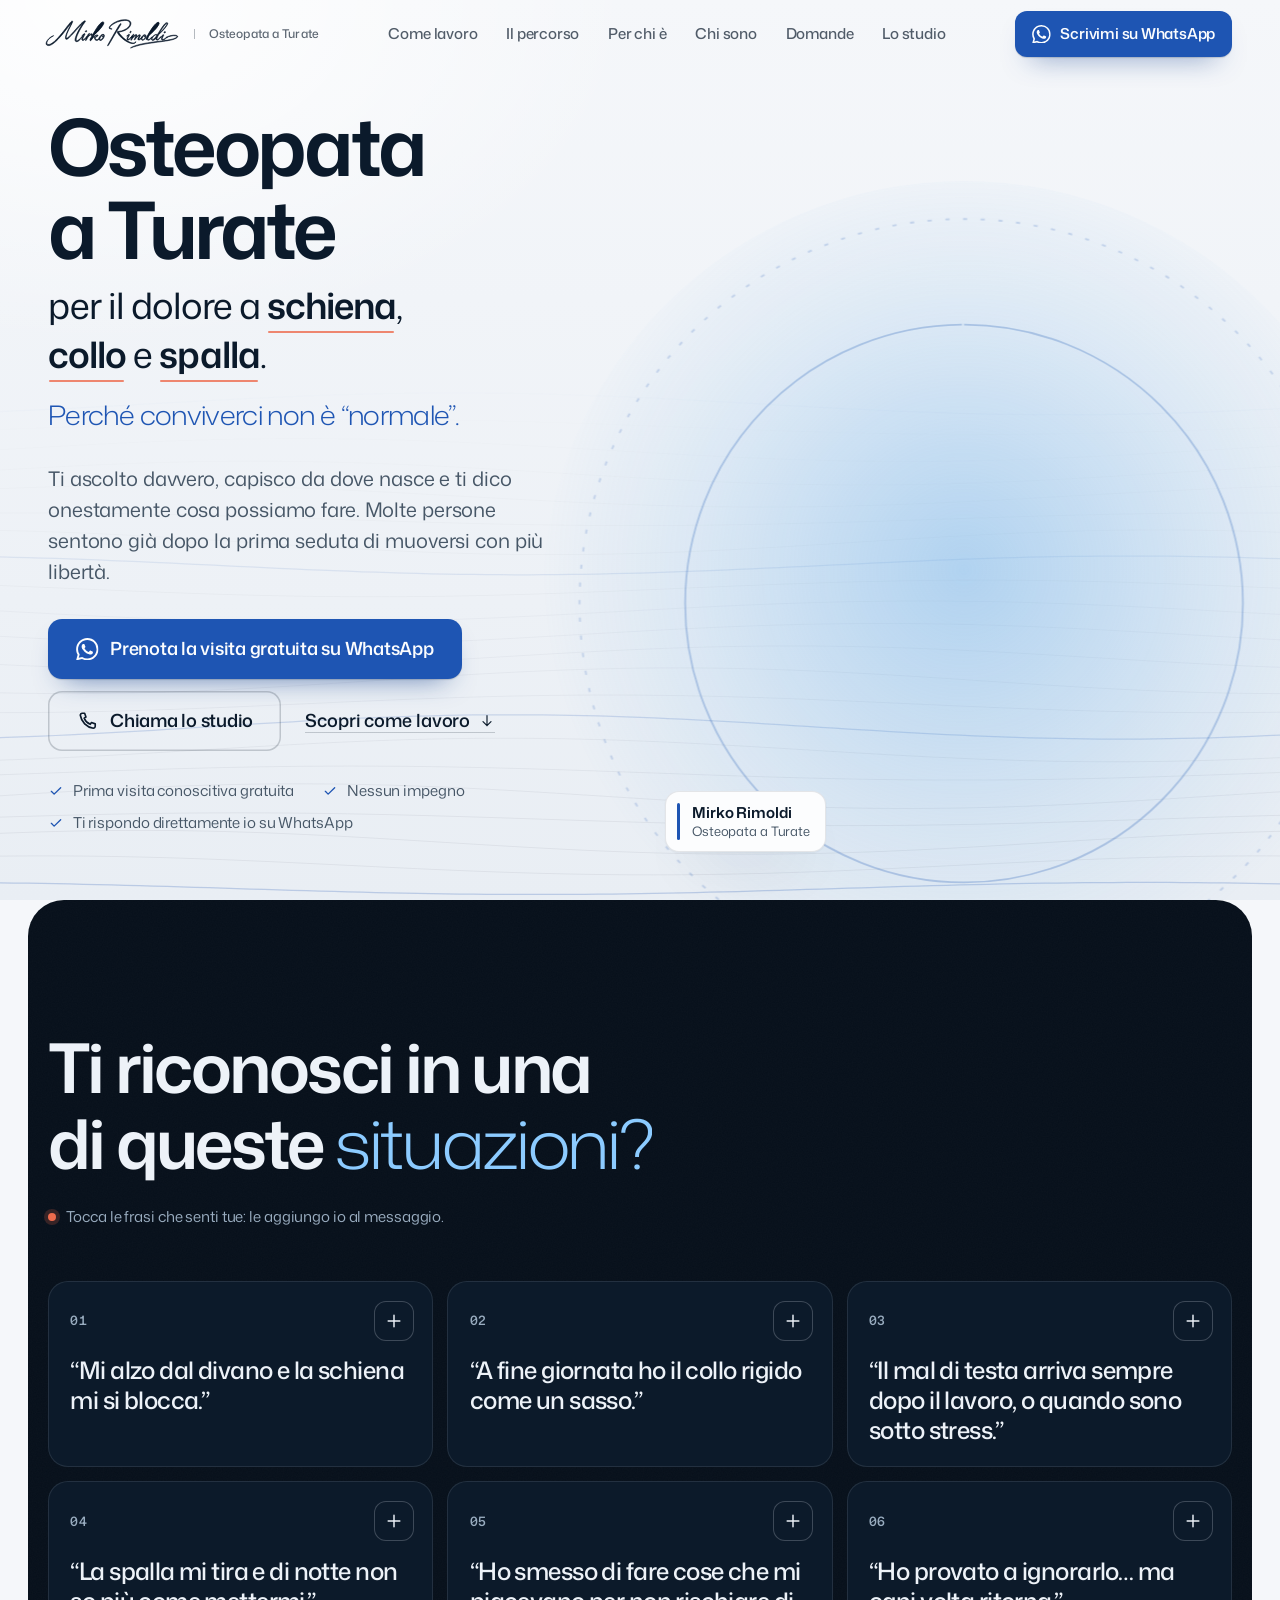
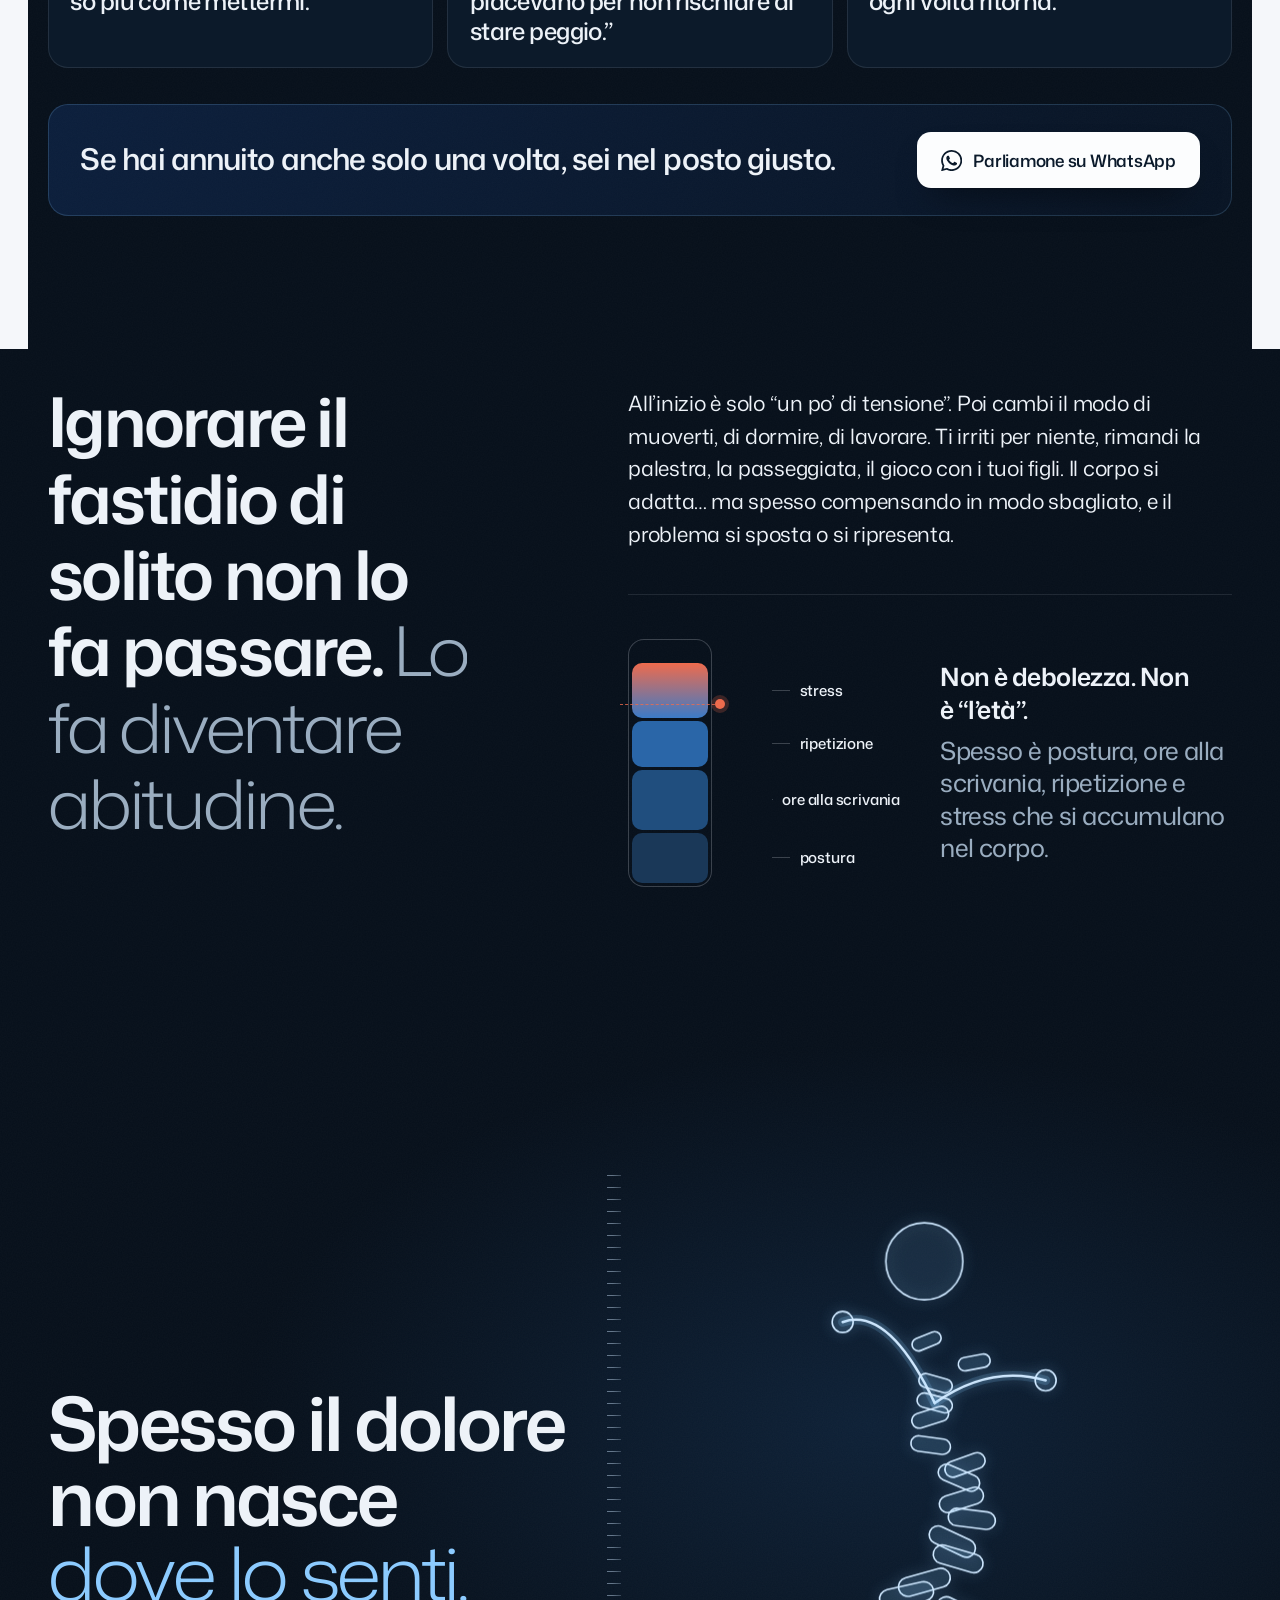
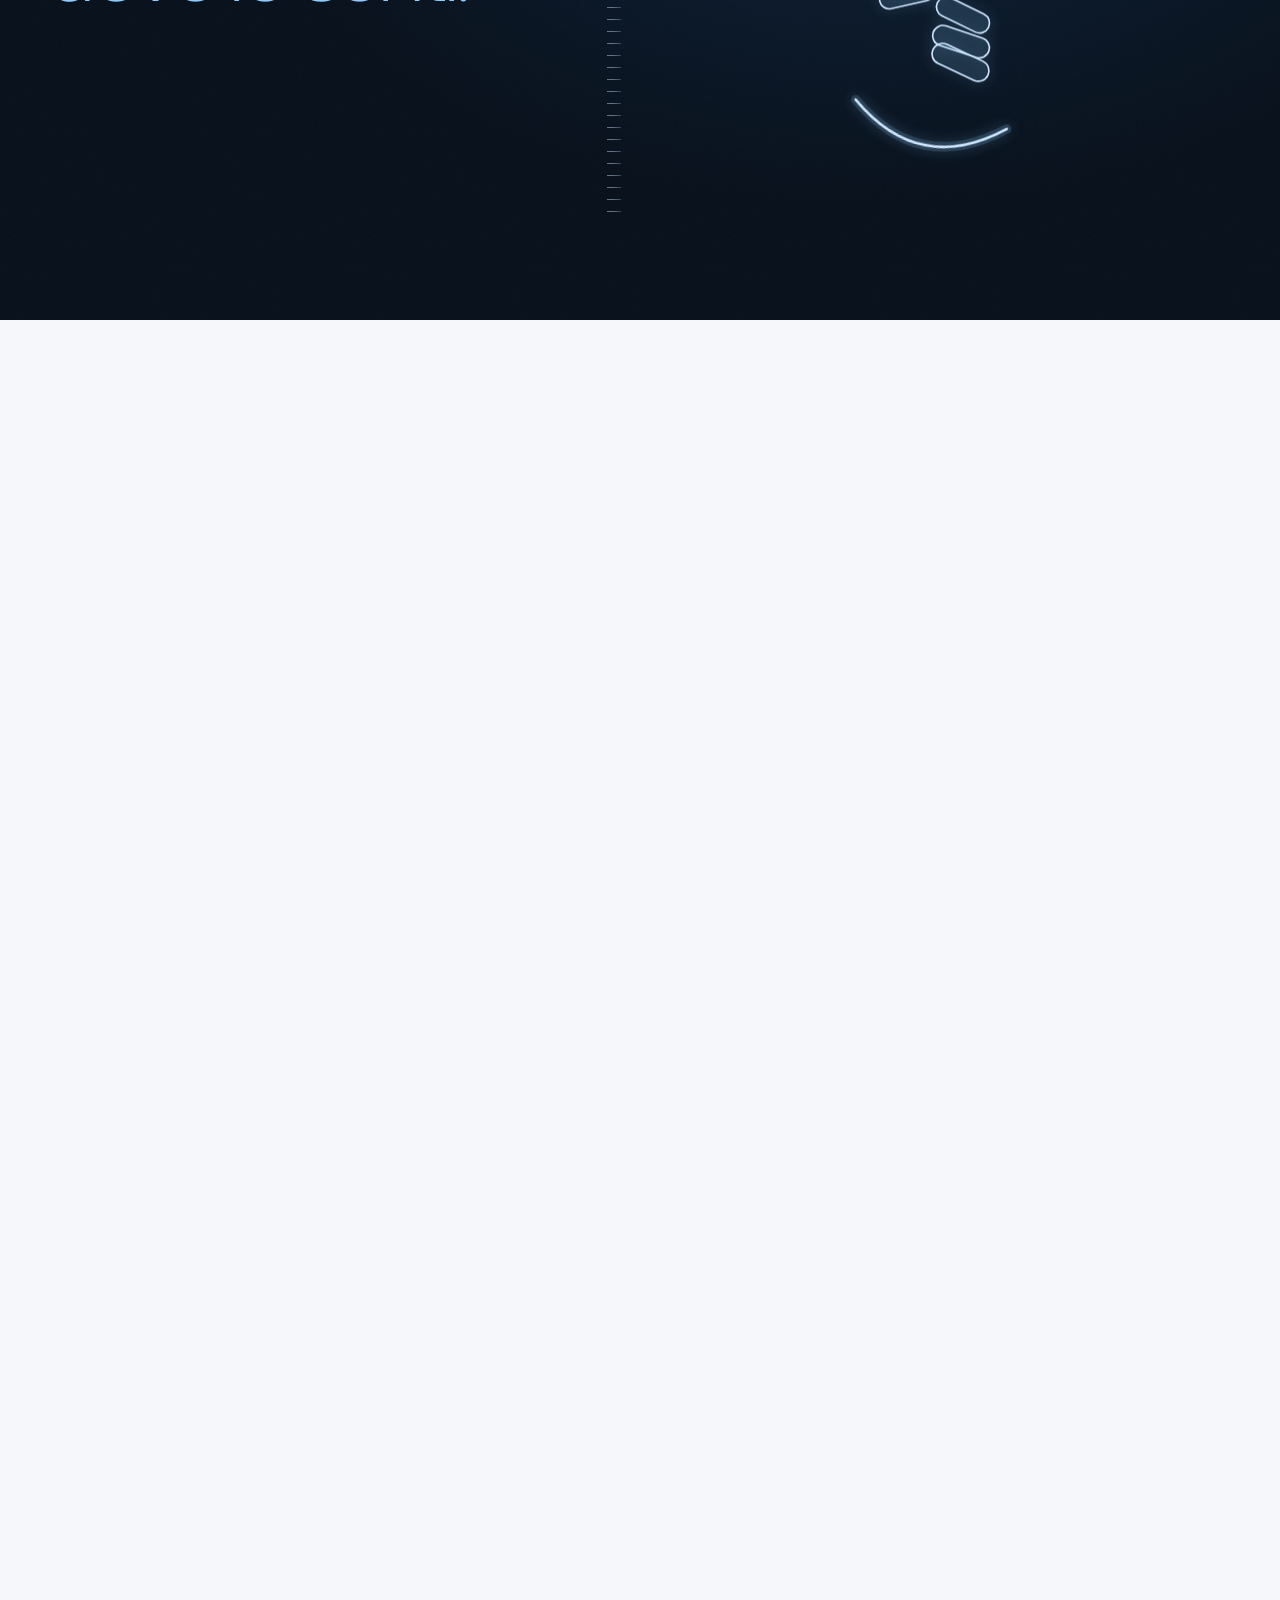
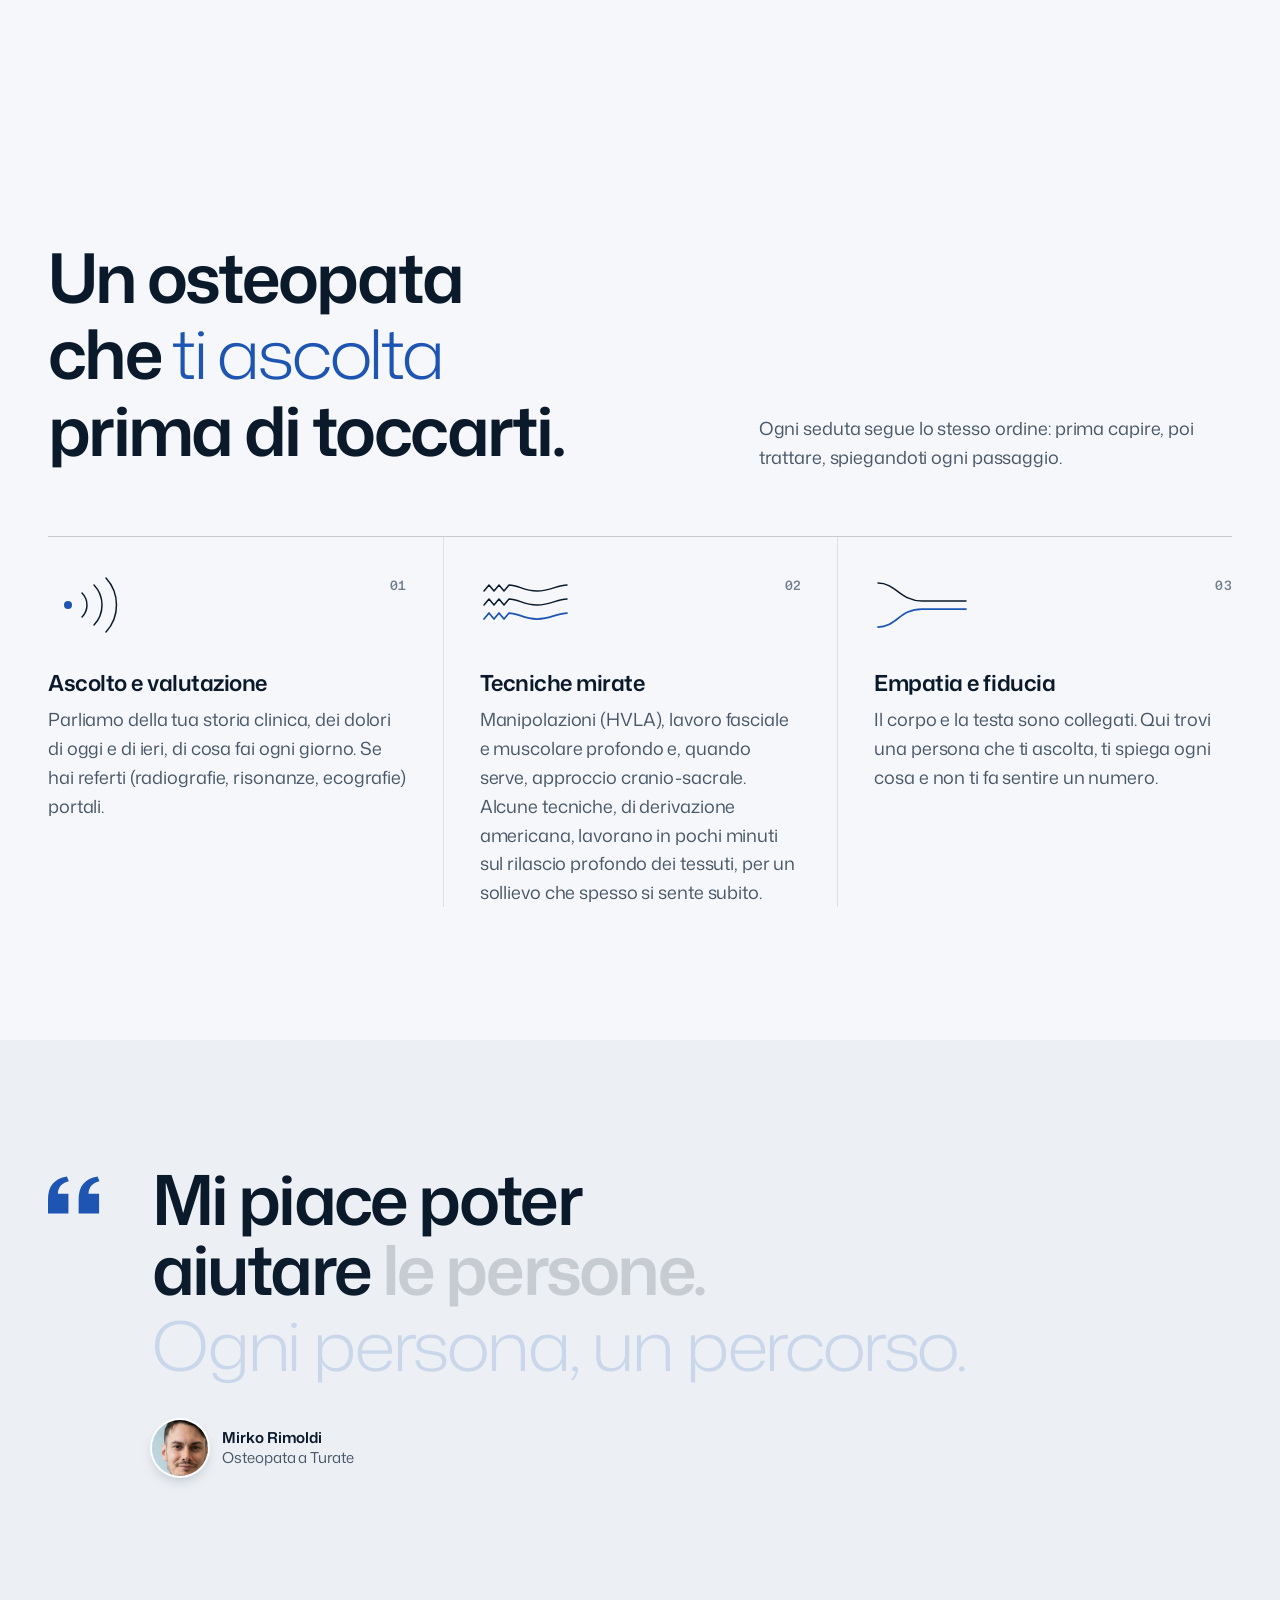
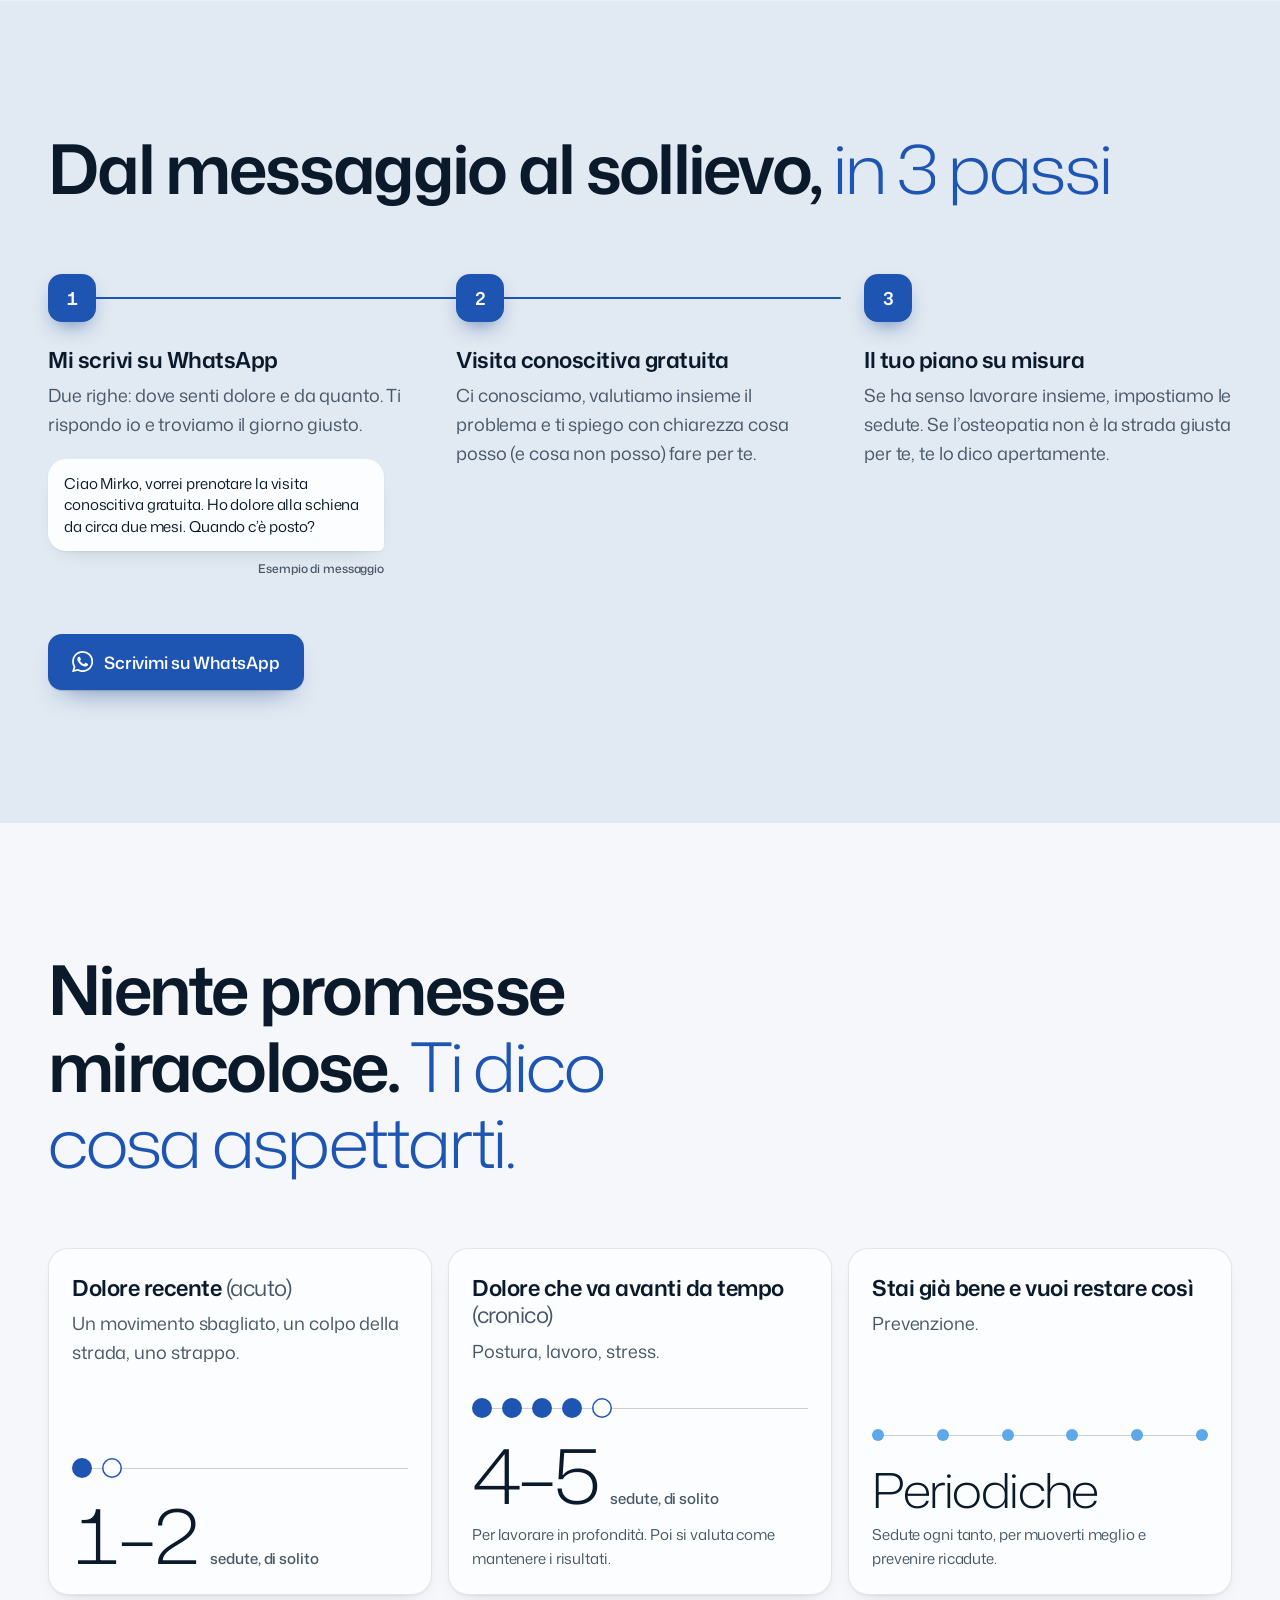
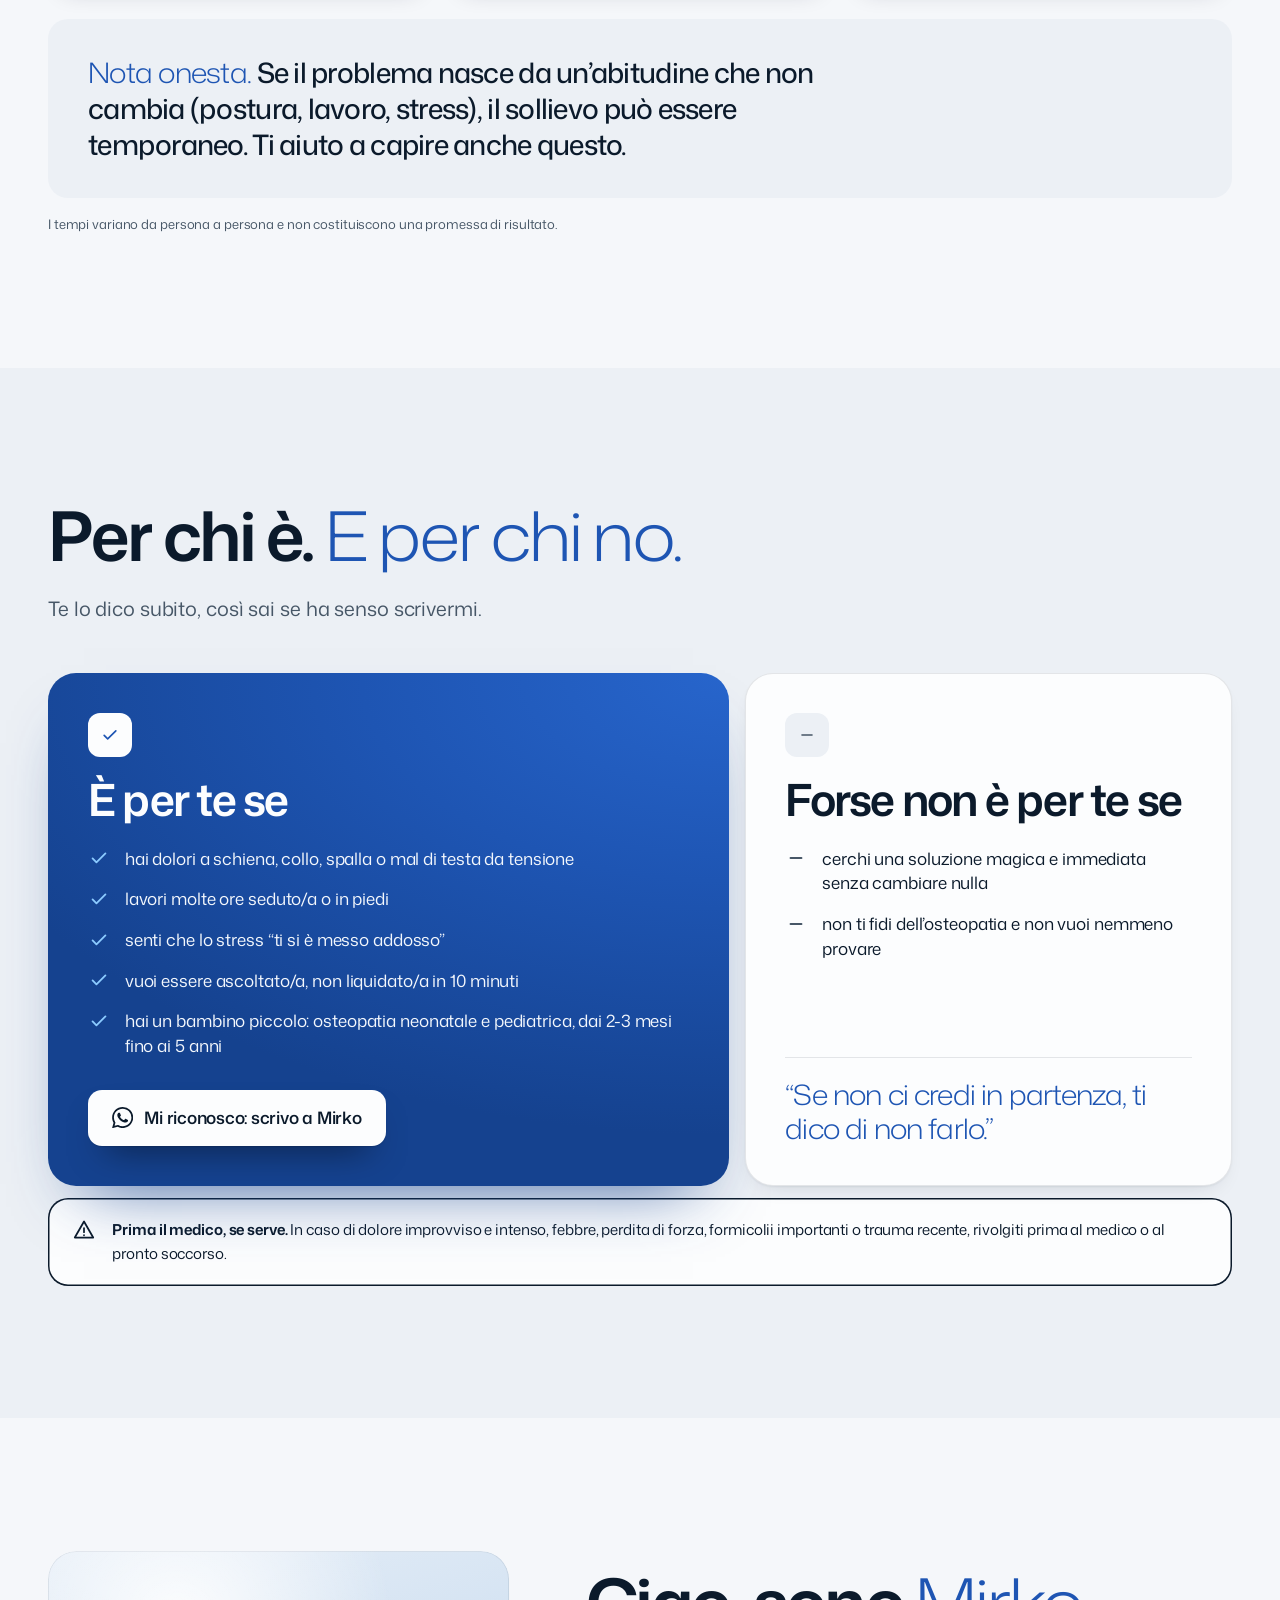
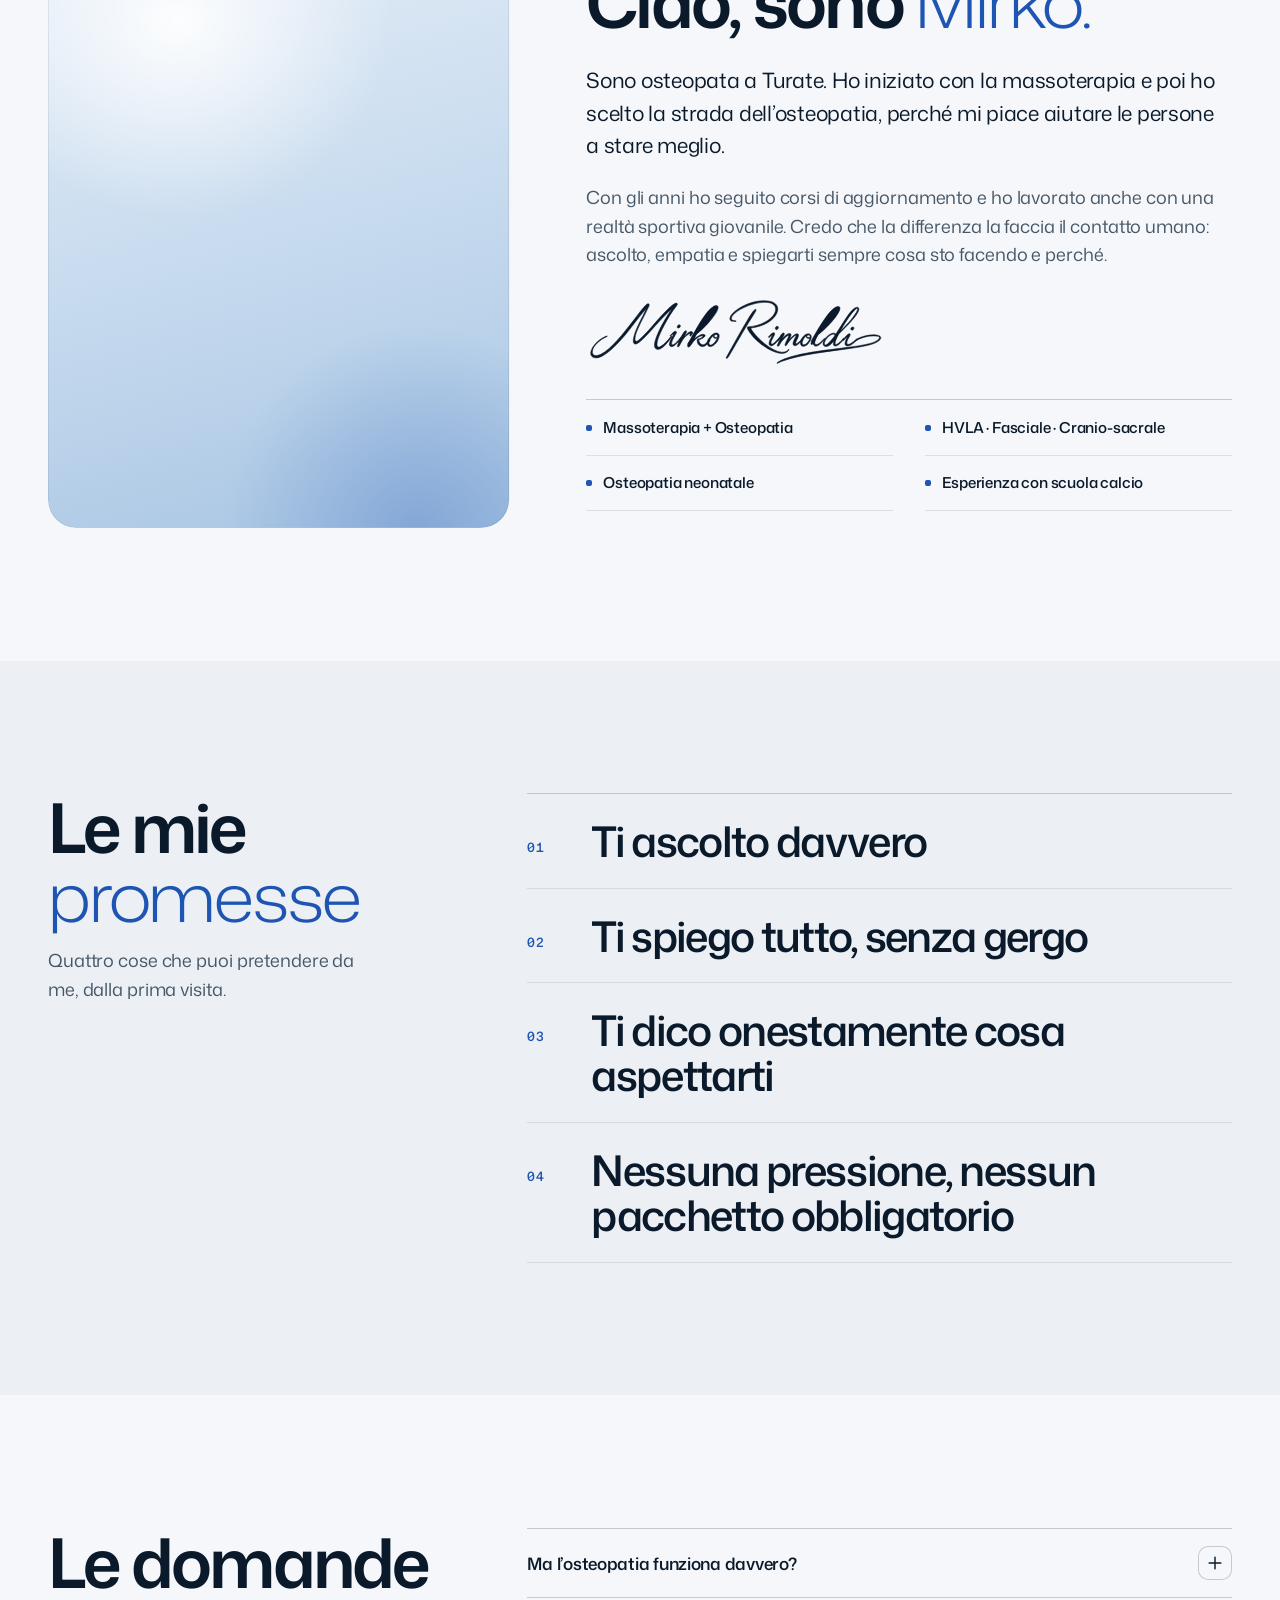
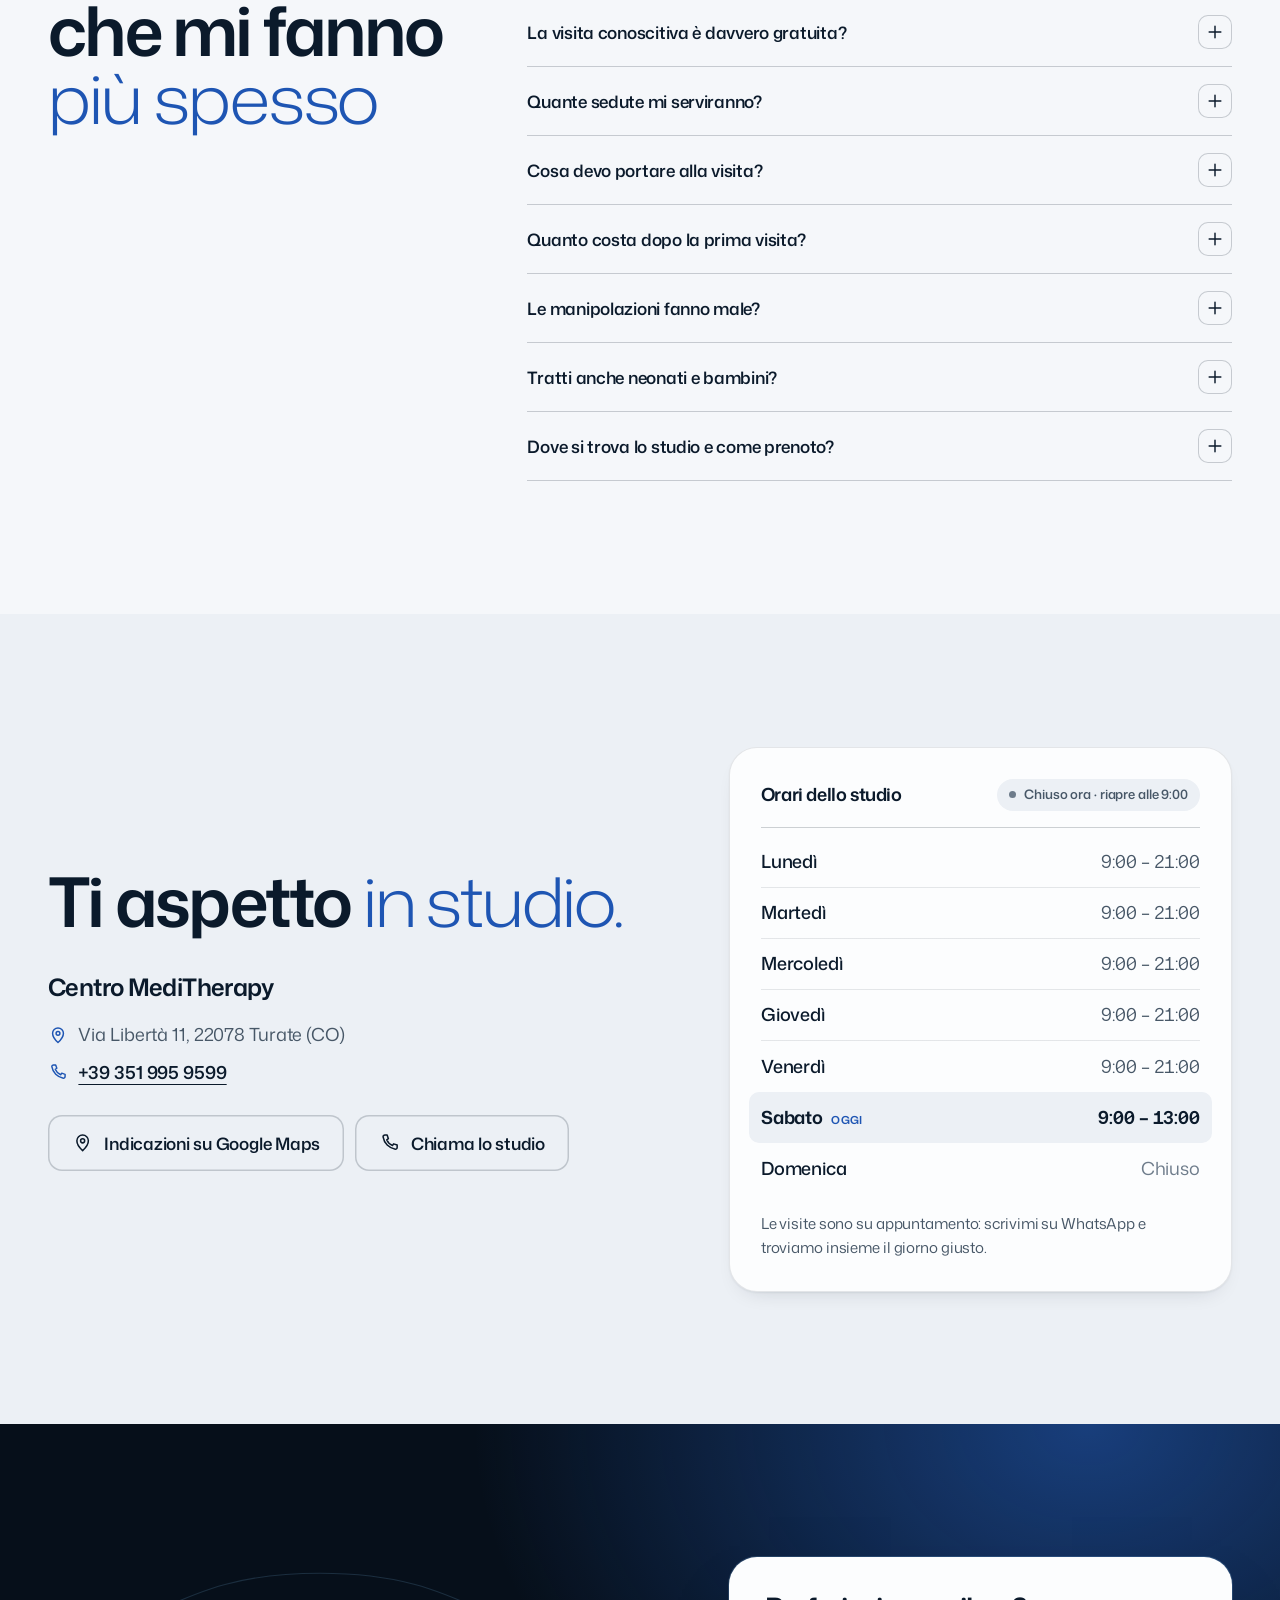
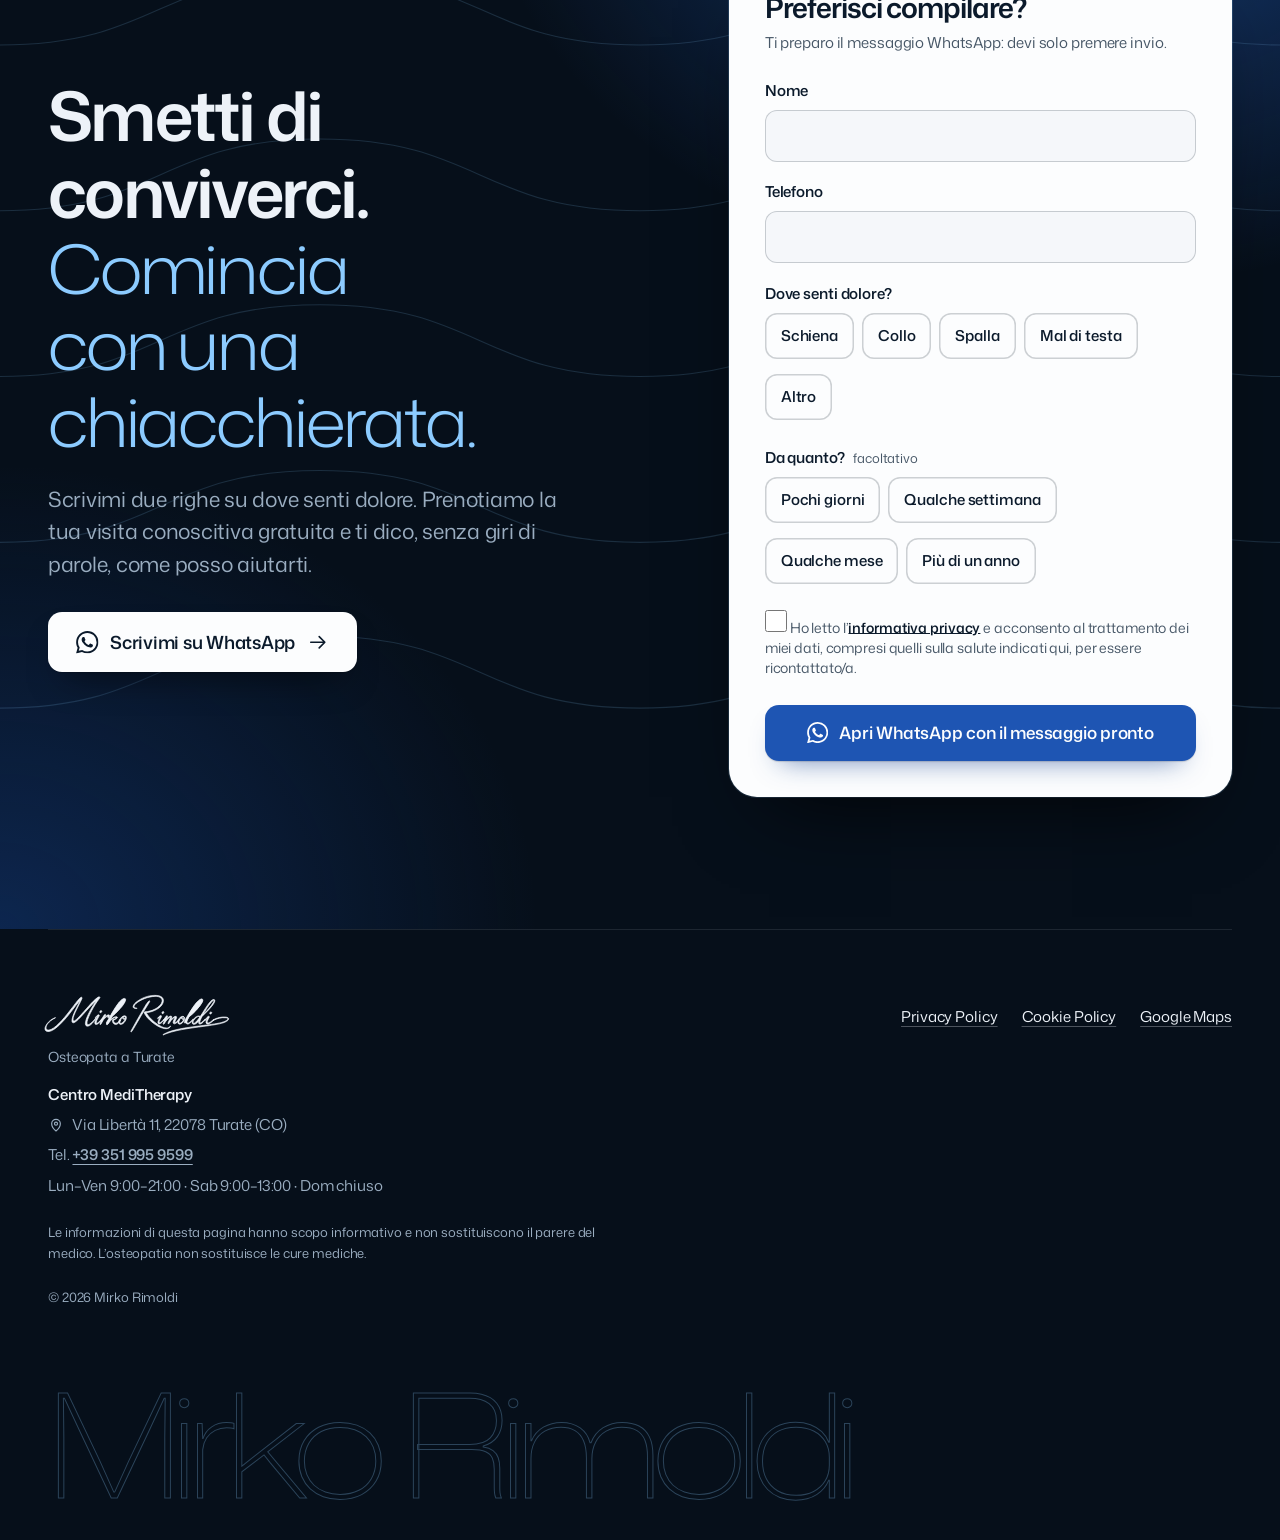
<file: index.html>
<!doctype html>
<html lang="it" class="no-js">
<head>
<meta charset="utf-8">
<meta name="viewport" content="width=device-width, initial-scale=1, viewport-fit=cover">
<title>Osteopata a Turate · Mirko Rimoldi · Prima visita conoscitiva gratuita</title>
<meta name="description" content="Dolore alla schiena, al collo, alla spalla o mal di testa da tensione? Mirko Rimoldi, osteopata a Turate: ti ascolto, ti spiego e ti dico onestamente cosa aspettarti. Prima visita conoscitiva gratuita su WhatsApp.">
<meta name="theme-color" content="#F5F7FA">
<meta name="format-detection" content="telephone=no">

<!-- Open Graph: dopo la pubblicazione sostituire i percorsi relativi con URL assoluti (https://dominio/...) -->
<meta property="og:type" content="website">
<meta property="og:locale" content="it_IT">
<meta property="og:site_name" content="Mirko Rimoldi · Osteopata">
<meta property="og:title" content="Osteopata a Turate per schiena, collo e spalla · Prima visita conoscitiva gratuita">
<meta property="og:description" content="Ti ascolto, ti spiego e ti dico onestamente cosa aspettarti. Scrivimi su WhatsApp.">
<meta property="og:image" content="assets/img/og.jpg">
<meta property="og:image:width" content="1200">
<meta property="og:image:height" content="630">
<meta name="twitter:card" content="summary_large_image">

<link rel="icon" href="assets/img/favicon.svg" type="image/svg+xml">
<link rel="apple-touch-icon" href="assets/img/apple-touch-icon.png">

<link rel="preload" href="assets/fonts/mona-sans-latin-normal.woff2" as="font" type="font/woff2" crossorigin>
<link rel="preload" href="assets/img/mirko-cutout.webp" as="image" type="image/webp" media="(min-width: 960px)">

<script>
  (function (d) {
    var c = d.documentElement.classList;
    c.remove('no-js'); c.add('js');
    try { if (!window.matchMedia('(prefers-reduced-motion: reduce)').matches) c.add('motion'); } catch (e) {}
  })(document);
</script>
<link rel="stylesheet" href="assets/css/styles.css?v=20261125">
<script src="assets/js/config.js?v=20261125" defer></script>
<script src="assets/js/app.js?v=20261125" defer></script>
</head>
<body>
<!--
THESIS: "Regia clinica". Dal blocco al rilascio, girato come un film: luce di studio in apertura, notte cinematografica per il dolore, una radiografia che si riallinea, poi la luce. Più professionale della v2 (griglia rigorosa, niente card storte), sempre animata.
OWN-WORLD: Neutri freddi di studio, blu notte per le scene, blu clinico (cobalto) per fiducia e azione, un solo corallo per il punto di dolore. Un solo carattere, Mona Sans: stretto e pesante = tensione, largo e leggero = rilascio (la tipografia espira).
STORY: Mi riconosco e lo seleziono (buio) → capisco che il carico si accumula → il dolore non nasce dove lo sento (la radiografia si riallinea, la luce cambia) → un osteopata che ascolta, onesto sui tempi → scrivo su WhatsApp, con le mie frasi già nel messaggio.
FIRST VIEWPORT: Hero a tutta larghezza in luce di studio; titoli di testa che salgono da maschere, le parole del dolore entrano strette e pesanti e poi espirano; ritratto che si "accende" con anelli di precisione.
FORM: terza revisione su richiesta del cliente (24/11/2026): "più professionale ma sempre animato e da oscar".
-->
<svg width="0" height="0" style="position:absolute" aria-hidden="true" focusable="false">
  <symbol id="i-wa" viewBox="0 0 24 24"><path fill="currentColor" d="M17.47 14.38c-.3-.15-1.76-.87-2.03-.97-.27-.1-.47-.15-.67.15-.2.3-.77.97-.94 1.16-.17.2-.35.22-.64.08-.3-.15-1.26-.47-2.39-1.48-.88-.79-1.48-1.76-1.65-2.06-.17-.3-.02-.46.13-.6.13-.14.3-.35.45-.52.15-.18.2-.3.3-.5.1-.2.05-.37-.03-.52-.07-.15-.67-1.61-.92-2.2-.24-.59-.48-.5-.67-.51h-.57c-.2 0-.52.07-.79.37-.27.3-1.04 1.02-1.04 2.48s1.07 2.88 1.21 3.07c.15.2 2.1 3.2 5.08 4.49.71.31 1.26.49 1.7.63.71.22 1.36.19 1.87.12.57-.09 1.76-.72 2-1.41.25-.7.25-1.29.18-1.41-.08-.13-.28-.2-.57-.35m-5.42 7.4h-.01a9.87 9.87 0 0 1-5.03-1.38l-.36-.21-3.74.98 1-3.65-.24-.37a9.86 9.86 0 0 1-1.51-5.26c0-5.45 4.44-9.88 9.89-9.88 2.64 0 5.12 1.03 6.99 2.9a9.82 9.82 0 0 1 2.89 6.99c0 5.45-4.44 9.88-9.88 9.88m8.41-18.3A11.82 11.82 0 0 0 12.05 0C5.5 0 .16 5.34.16 11.89c0 2.1.55 4.14 1.59 5.95L.06 24l6.3-1.65a11.88 11.88 0 0 0 5.68 1.45h.01c6.55 0 11.89-5.34 11.89-11.89 0-3.18-1.24-6.17-3.48-8.41Z"/></symbol>
  <symbol id="i-check" viewBox="0 0 24 24"><path fill="none" stroke="currentColor" stroke-width="2" stroke-linecap="round" stroke-linejoin="round" d="M5 12.5l4.2 4.2L19 7"/></symbol>
  <symbol id="i-minus" viewBox="0 0 24 24"><path fill="none" stroke="currentColor" stroke-width="2" stroke-linecap="round" d="M6 12h12"/></symbol>
  <symbol id="i-plus" viewBox="0 0 24 24"><path fill="none" stroke="currentColor" stroke-width="1.75" stroke-linecap="round" d="M12 5v14M5 12h14"/></symbol>
  <symbol id="i-arrow" viewBox="0 0 24 24"><path fill="none" stroke="currentColor" stroke-width="1.75" stroke-linecap="round" stroke-linejoin="round" d="M4 12h15M13 6l6 6-6 6"/></symbol>
  <symbol id="i-down" viewBox="0 0 24 24"><path fill="none" stroke="currentColor" stroke-width="1.75" stroke-linecap="round" stroke-linejoin="round" d="M12 4v15M6 13l6 6 6-6"/></symbol>
  <symbol id="i-alert" viewBox="0 0 24 24"><g fill="none" stroke="currentColor" stroke-width="1.75" stroke-linecap="round" stroke-linejoin="round"><path d="M12 3.5 2.8 19.5h18.4Z"/><path d="M12 10v4.2"/><path d="M12 17.2v.1"/></g></symbol>
  <symbol id="i-pin" viewBox="0 0 24 24"><g fill="none" stroke="currentColor" stroke-width="1.75" stroke-linecap="round" stroke-linejoin="round"><path d="M12 21s-6.5-5.6-6.5-11a6.5 6.5 0 0 1 13 0c0 5.4-6.5 11-6.5 11Z"/><circle cx="12" cy="10" r="2.3"/></g></symbol>
  <symbol id="i-phone" viewBox="0 0 24 24"><path fill="none" stroke="currentColor" stroke-width="1.75" stroke-linecap="round" stroke-linejoin="round" d="M6.6 3.5h2.6l1.4 4-1.9 1.3a12 12 0 0 0 6.5 6.5l1.3-1.9 4 1.4v2.6a2 2 0 0 1-2.1 2A16.6 16.6 0 0 1 4.6 5.6a2 2 0 0 1 2-2.1Z"/></symbol>
  <symbol id="i-sign" viewBox="96 170 1120 262"><path d="M173 318C150 328 123 351 120 371C117 390 132 393 151 384C190 365 235 307 275 255C297 226 318 198 325 196C330 193 334 197 331 204C312 246 280 299 279 324C278 334 282 338 290 333C320 311 363 253 398 219C413 204 429 191 435 193C440 195 436 201 431 207C404 241 367 310 362 338C359 353 363 361 374 355C389 347 403 330 414 316L417 318C401 340 383 362 369 365C350 369 349 351 355 331C366 294 398 239 418 214C382 241 330 311 296 338C279 351 270 347 273 328C276 299 304 250 322 213C291 244 252 307 210 347C183 375 150 401 129 397C108 393 111 373 123 355C135 337 156 322 172 316C176 314 177 316 173 318Z" /><path d="M410 315C418 305 426 297 431 298C437 300 432 307 428 314C421 326 413 342 416 347C421 354 438 335 450 321L453 322C438 342 423 358 413 355C403 352 408 338 414 326L424 307C420 308 415 313 412 317Z" /><path d="M438 277C441 273 446 273 448 276C450 279 446 285 442 286C437 287 435 282 438 277Z" /><path d="M445 328C454 315 462 298 466 297C472 294 473 299 469 306L462 319C473 306 482 298 490 299C500 300 490 315 486 316C482 317 484 310 486 306C476 307 462 322 455 333L444 353C441 359 435 356 438 350L445 328Z" /><path d="M476 344C494 318 512 285 536 248C551 224 571 202 580 206C593 212 562 251 550 265C533 285 518 300 507 309L487 347C484 354 479 357 477 353C475 350 478 345 481 338C499 303 522 262 544 233C554 219 572 202 581 202C604 202 574 243 557 262C540 281 522 299 510 307L498 328C514 315 528 307 537 310C550 315 528 327 517 330C517 341 527 352 538 347C544 345 551 337 556 331L559 332C550 346 539 357 529 355C517 354 511 343 511 331C511 327 515 326 519 326C526 324 534 319 532 315C525 312 507 325 498 335L485 353C480 360 473 357 476 350ZM515 298C539 276 568 243 579 220C584 210 581 208 574 213C555 226 530 271 515 298Z" /><path d="M558 321C566 308 580 301 589 306C599 312 590 334 579 345C570 355 555 360 550 349C545 339 553 324 558 321ZM560 328C554 339 553 348 559 349C568 352 582 335 586 323C575 328 570 321 572 315C568 317 563 323 560 328ZM575 314C572 319 580 324 587 319C589 309 580 307 575 314Z" /><path d="M620 395C646 349 674 296 703 249C713 232 726 214 730 216C734 219 724 232 718 242C683 297 651 355 628 393C624 400 618 402 620 395Z" /><path d="M647 261C624 260 633 239 650 225C678 201 722 184 758 184C800 183 820 201 809 229C798 258 757 281 711 286C718 303 744 330 768 348C799 371 826 382 844 373C847 371 850 368 852 366C854 364 855 366 853 369C837 390 803 379 775 363C748 348 717 320 703 296C698 286 695 282 703 281C746 279 787 256 800 231C813 206 795 188 761 190C721 191 676 210 650 232C637 244 634 256 648 258C654 259 657 259 657 260C657 262 652 262 647 261Z" /><path d="M777 319C787 307 795 301 799 304C803 307 797 316 793 324C788 333 784 343 788 345C793 349 806 335 817 322L820 323C806 343 791 357 783 351C776 347 781 333 787 322L792 312C788 314 783 318 779 322Z" /><path d="M804 283C807 279 813 278 814 282C816 285 812 291 808 292C803 292 801 287 804 283Z" /><path d="M812 332C819 320 825 308 829 306C836 301 839 307 834 315L828 326C840 313 852 303 859 307C865 310 859 322 854 331C868 315 879 305 887 308C895 312 881 332 879 341C877 350 890 342 903 325L906 327C894 343 881 355 873 351C864 347 872 330 879 318C882 311 876 314 871 318C860 327 852 338 846 348C843 353 838 353 839 348C842 338 851 323 853 316C854 310 846 316 841 320C831 329 822 341 817 351C813 357 808 353 811 348L822 323L812 335Z" /><path d="M905 320C913 309 926 304 933 310C943 317 933 338 923 347C914 355 902 357 898 348C894 339 900 326 905 320ZM908 327C902 337 901 346 907 348C916 351 929 335 932 324C924 327 917 323 918 316C914 318 911 322 908 327ZM922 314C917 319 925 324 933 320C934 313 928 310 922 314Z" /><path d="M937 334C953 306 972 272 992 245C1008 223 1027 204 1037 207C1053 213 1026 247 1012 263C993 285 974 302 961 312C951 331 947 344 953 347C960 351 974 338 985 325L988 326C974 345 958 358 949 352C939 346 948 326 953 315C974 274 1009 220 1030 208C1043 201 1048 210 1041 223C1026 254 986 292 963 310L944 344C940 351 933 347 937 341ZM968 301C988 284 1017 254 1032 231C1041 217 1042 209 1033 215C1015 227 987 268 968 301Z" /><path d="M1027 316C1024 305 1014 308 1005 315C993 324 983 340 987 347C992 356 1012 333 1025 314C1049 279 1070 239 1091 218C1100 209 1110 205 1114 211C1121 223 1088 259 1073 275L1040 308C1033 321 1023 341 1027 346C1032 351 1047 336 1057 324L1060 326C1046 344 1032 357 1023 352C1018 350 1019 342 1022 334C1010 348 994 361 984 352C974 341 992 317 1006 310C1017 303 1028 303 1030 312ZM1046 297C1065 279 1092 250 1105 228C1115 211 1109 209 1098 220C1081 237 1060 271 1046 297Z" /><path d="M1055 330C1065 318 1074 306 1080 307C1085 308 1081 316 1077 322C1071 332 1067 343 1072 346C1080 351 1098 333 1108 326L1110 329C1095 343 1079 357 1068 352C1058 348 1065 331 1072 319C1066 323 1062 328 1057 333Z" /><path d="M1086 285C1089 281 1095 281 1096 284C1098 288 1094 293 1090 294C1085 294 1083 289 1086 285Z" /><path d="M1104 329C1125 316 1158 309 1180 312C1203 315 1200 328 1184 337C1164 350 1122 356 1083 362C999 374 899 384 831 409C822 412 816 415 812 417C807 419 808 416 813 413C871 379 992 369 1082 357C1123 351 1163 345 1182 333C1195 325 1196 317 1179 316C1156 313 1126 320 1106 332Z" /></symbol>
</svg>

<a class="skip-link" href="#main">Vai al contenuto</a>

<header class="site-header" data-header>
  <div class="container site-header__inner">
    <a class="wordmark" href="#top" aria-label="Mirko Rimoldi, osteopata: torna all’inizio">
      <svg class="wordmark__sign" viewBox="0 0 1120 262" aria-hidden="true" focusable="false"><use href="#i-sign"/></svg>
      <span class="wordmark__role">Osteopata a Turate</span>
    </a>
    <nav class="nav" aria-label="Sezioni della pagina">
      <ul class="nav__list" role="list">
        <li><a class="nav__link" href="#come-lavoro" data-nav>Come lavoro</a></li>
        <li><a class="nav__link" href="#percorso" data-nav>Il percorso</a></li>
        <li><a class="nav__link" href="#per-chi" data-nav>Per chi è</a></li>
        <li><a class="nav__link" href="#chi-sono" data-nav>Chi sono</a></li>
        <li><a class="nav__link" href="#faq" data-nav>Domande</a></li>
        <li><a class="nav__link" href="#studio" data-nav>Lo studio</a></li>
      </ul>
    </nav>
    <div class="site-header__actions">
      <a class="btn btn--small btn--header" href="https://wa.me/" data-wa data-cta="header" target="_blank" rel="noopener">
        <svg class="icon" aria-hidden="true"><use href="#i-wa"/></svg>
        <span class="btn__label">Scrivimi<span class="sm-sr"> su WhatsApp</span></span>
      </a>
      <button class="menu-toggle" type="button" aria-expanded="false" aria-controls="menu" data-menu-toggle>
        <span class="sr-only" data-menu-label>Apri il menu</span>
        <span class="menu-toggle__bars" aria-hidden="true"><span></span><span></span></span>
      </button>
    </div>
  </div>
  <span class="site-header__progress" aria-hidden="true" data-progress></span>
</header>

<!-- Menu mobile / tablet -->
<div class="menu" id="menu" data-menu hidden>
  <nav class="container menu__inner" aria-label="Menu">
    <ul class="menu__list" role="list">
      <li><a href="#come-lavoro">Come lavoro <svg class="icon" aria-hidden="true"><use href="#i-arrow"/></svg></a></li>
      <li><a href="#percorso">Il percorso <svg class="icon" aria-hidden="true"><use href="#i-arrow"/></svg></a></li>
      <li><a href="#per-chi">Per chi è <svg class="icon" aria-hidden="true"><use href="#i-arrow"/></svg></a></li>
      <li><a href="#chi-sono">Chi sono <svg class="icon" aria-hidden="true"><use href="#i-arrow"/></svg></a></li>
      <li><a href="#faq">Domande frequenti <svg class="icon" aria-hidden="true"><use href="#i-arrow"/></svg></a></li>
      <li><a href="#studio">Lo studio e gli orari <svg class="icon" aria-hidden="true"><use href="#i-arrow"/></svg></a></li>
    </ul>
    <div class="menu__foot">
      <a class="btn btn--primary btn--lg btn--block" href="https://wa.me/" data-wa data-cta="menu" target="_blank" rel="noopener">
        <svg class="icon" aria-hidden="true"><use href="#i-wa"/></svg>
        <span class="btn__label">Prenota la visita gratuita</span>
      </a>
      <p class="menu__meta">Prima visita conoscitiva gratuita · Studio a Turate (CO)</p>
    </div>
  </nav>
</div>

<main id="main">

  <!-- HERO: a tutta larghezza, neutra -->
  <section class="hero" id="top" data-theme="light" aria-labelledby="hero-title">
    <canvas class="hero__field" aria-hidden="true"></canvas>
    <div class="container hero__inner">
      <div class="hero__copy">
        <p class="byline" data-hero-in style="--d:.05s">
          <img class="byline__face" src="assets/img/mirko-avatar.webp" width="128" height="128" alt="">
          <span class="byline__text"><strong>Mirko Rimoldi</strong><span>Dai neonati agli adulti</span></span>
        </p>

        <h1 class="hero__title" id="hero-title"><span class="h1-lead">Osteopata a Turate</span> <span class="h1-tense">per il dolore a <span class="nw"><span class="pain">schiena</span>,</span><br> <span class="pain">collo</span> e <span class="nw"><span class="pain">spalla</span>.</span></span> <span class="h1-release">Perché conviverci non è “normale”.</span></h1>
      <script>
        (function () {
          var h = document.getElementById('hero-title'); if (!h) return;
          var V = {
            b: '<span class="h1-tense">Muoverti senza quel <span class="pain">dolore</span> di sottofondo.</span> <span class="h1-release">Comincia da una visita gratuita.</span>',
            c: '<span class="h1-tense">Il <span class="pain">mal di testa</span> dopo il lavoro e la <span class="pain">schiena</span> bloccata hanno spesso la stessa radice:</span> <span class="h1-release">lo stress che ti porti addosso.</span>',
            d: '<span class="h1-lead">Sono Mirko, osteopata a Turate.</span> <span class="h1-release">Quel <span class="pain">dolore</span> a schiena, collo o spalla non devi tenertelo.</span>',
            e: '<span class="h1-lead">A Turate, l’osteopata</span> <span class="h1-tense">per chi ha mal di <span class="nw"><span class="pain">schiena</span>,</span> <span class="pain">collo</span> o <span class="nw"><span class="pain">spalla</span>.</span></span> <span class="h1-release">E non vuole più conviverci.</span>'
          };
          var v = '';
          try { v = (new URLSearchParams(location.search).get('h') || '').toLowerCase(); } catch (e) {}
          if (V[v]) { h.innerHTML = V[v]; h.className += ' hero__title--' + v; }
          h.setAttribute('data-variant', V[v] ? v : 'a');
          if (!document.documentElement.classList.contains('motion')) return;
          /* Titoli di testa: ogni parola sale da una maschera; le parole del dolore
             entrano strette e pesanti, poi "espirano" (larghezza e peso tornano normali). */
          var words = [];
          (function walk(n) {
            Array.prototype.slice.call(n.childNodes).forEach(function (c) {
              if (c.nodeType === 3) {
                var f = document.createDocumentFragment();
                c.textContent.split(/(\s+)/).forEach(function (p) {
                  if (!p) return;
                  if (/^\s+$/.test(p)) { f.appendChild(document.createTextNode(p)); return; }
                  var o = document.createElement('span'), i = document.createElement('span');
                  o.className = 'w'; i.className = 'w__i'; i.textContent = p;
                  o.appendChild(i); f.appendChild(o); words.push(o);
                });
                c.parentNode.replaceChild(f, c);
              } else if (c.nodeType === 1) { walk(c); }
            });
          })(h);
          h.classList.add('is-split');
          var pains = Array.prototype.slice.call(h.querySelectorAll('.pain'));
          function go() {
            if (h.classList.contains('is-go')) return;
            h.classList.add('is-measure');
            var top = null, line = -1;
            words.forEach(function (w) { var t = w.offsetTop; if (top === null || Math.abs(t - top) > 4) { top = t; line++; } w.style.setProperty('--l', line); });
            pains.forEach(function (p) {
              var w = p.querySelector('.w'); if (w) p.style.setProperty('--l', w.style.getPropertyValue('--l'));
              p.style.width = Math.ceil(p.getBoundingClientRect().width) + 'px';
            });
            h.classList.remove('is-measure');
            h.classList.add('is-go');
            setTimeout(function () { pains.forEach(function (p) { p.style.width = ''; }); }, 3800);
          }
          var wait = setTimeout(go, 700);
          try { document.fonts.load('640 1em "Mona Sans"').then(function () { clearTimeout(wait); go(); }, function () {}); } catch (e) {}
        })();
      </script>

        <p class="hero__sub" data-hero-in style="--d:.85s">Ti ascolto davvero, capisco da dove nasce e ti dico onestamente cosa possiamo fare. Molte persone sentono già dopo la prima seduta di muoversi con più libertà.</p>

        <div class="hero__actions" data-hero-in style="--d:1s">
          <a class="btn btn--primary btn--lg btn--magnetic" href="https://wa.me/" data-wa data-cta="hero" target="_blank" rel="noopener" data-hero-cta>
            <svg class="icon" aria-hidden="true"><use href="#i-wa"/></svg>
            <span class="btn__label">Prenota la visita gratuita<span class="sm-sr"> su WhatsApp</span></span>
          </a>
          <a class="btn btn--ghost btn--lg" href="#" data-if="phone" data-href-tel="phone" data-call data-cta="hero-call"><svg class="icon" aria-hidden="true"><use href="#i-phone"/></svg><span class="btn__label">Chiama lo studio</span></a>
          <a class="link-quiet" href="#come-lavoro">Scopri come lavoro <svg class="icon icon--sm" aria-hidden="true"><use href="#i-down"/></svg></a>
        </div>

        <ul class="hero__points" data-hero-in style="--d:1.15s" aria-label="Cosa ti garantisco">
          <li><svg class="icon icon--sm" aria-hidden="true"><use href="#i-check"/></svg>Prima visita conoscitiva gratuita</li>
          <li><svg class="icon icon--sm" aria-hidden="true"><use href="#i-check"/></svg>Nessun impegno</li>
          <li><svg class="icon icon--sm" aria-hidden="true"><use href="#i-check"/></svg>Ti rispondo direttamente io su WhatsApp</li>
        </ul>
      </div>
      <figure class="hero__figure" data-parallax>
        <span class="hero__halo" aria-hidden="true">
          <svg class="hero__rings" viewBox="0 0 100 100" focusable="false"><circle cx="50" cy="50" r="33" pathLength="1"/><circle cx="50" cy="50" r="45.5"/></svg>
        </span>
        <picture>
          <source media="(min-width: 960px)" srcset="assets/img/mirko-cutout.webp" width="1056" height="1566">
          <img src="assets/img/mirko-cutout-m.webp" width="640" height="949" alt="Mirko Rimoldi, osteopata a Turate, in divisa bianca con le braccia incrociate" decoding="async">
        </picture>
        <figcaption class="hero__tag"><span><strong>Mirko Rimoldi</strong>Osteopata a Turate</span></figcaption>
      </figure>
    </div>
  </section>

  <!-- TI RICONOSCI? (PAIN): le frasi scelte finiscono nel messaggio WhatsApp -->
  <section class="pain-section section section--dark" id="ti-riconosci" data-theme="dark" aria-labelledby="pain-title" data-stage>
    <div class="container">
      <div class="section-head">
        <h2 class="h2" id="pain-title" data-reveal="mask">Ti riconosci in una di queste <em>situazioni?</em></h2>
        <p class="pain__hint">Tocca le frasi che senti tue: le aggiungo io al messaggio.</p>
      </div>

      <ul class="quotes" role="list" data-stagger data-quotes>
        <li class="quote" data-short="mi alzo dal divano e la schiena si blocca">
          <button class="quote__btn" type="button" aria-pressed="false" aria-describedby="q1">
            <span class="quote__text">“Mi alzo dal divano e la schiena mi si blocca.”</span>
            <span class="quote__toggle" aria-hidden="true"><svg class="icon icon--plus"><use href="#i-plus"/></svg><svg class="icon icon--check"><use href="#i-check"/></svg></span>
          </button>
          <div class="quote__more" id="q1"><div><p><strong>Ecco cosa succede davvero:</strong> spesso il problema non è il movimento in sé, ma le ore passate nella stessa posizione prima di farlo.</p></div></div>
        </li>
        <li class="quote" data-short="a fine giornata ho il collo rigido">
          <button class="quote__btn" type="button" aria-pressed="false" aria-describedby="q2">
            <span class="quote__text">“A fine giornata ho il collo rigido come un sasso.”</span>
            <span class="quote__toggle" aria-hidden="true"><svg class="icon icon--plus"><use href="#i-plus"/></svg><svg class="icon icon--check"><use href="#i-check"/></svg></span>
          </button>
          <div class="quote__more" id="q2"><div><p><strong>Ecco cosa succede davvero:</strong> postura e ore alla scrivania si accumulano nel corpo, giorno dopo giorno.</p></div></div>
        </li>
        <li class="quote" data-short="mal di testa dopo il lavoro o sotto stress">
          <button class="quote__btn" type="button" aria-pressed="false" aria-describedby="q3">
            <span class="quote__text">“Il mal di testa arriva sempre dopo il lavoro, o quando sono sotto stress.”</span>
            <span class="quote__toggle" aria-hidden="true"><svg class="icon icon--plus"><use href="#i-plus"/></svg><svg class="icon icon--check"><use href="#i-check"/></svg></span>
          </button>
          <div class="quote__more" id="q3"><div><p><strong>Ecco cosa succede davvero:</strong> il mal di testa “a fascia” può dipendere da come porti lo stress.</p></div></div>
        </li>
        <li class="quote" data-short="la spalla mi tira e di notte non so come mettermi">
          <button class="quote__btn" type="button" aria-pressed="false" aria-describedby="q4">
            <span class="quote__text">“La spalla mi tira e di notte non so più come mettermi.”</span>
            <span class="quote__toggle" aria-hidden="true"><svg class="icon icon--plus"><use href="#i-plus"/></svg><svg class="icon icon--check"><use href="#i-check"/></svg></span>
          </button>
          <div class="quote__more" id="q4"><div><p><strong>Ecco cosa succede davvero:</strong> la spalla risente di come ti muovi ogni giorno, non solo di dove fa male.</p></div></div>
        </li>
        <li class="quote" data-short="ho smesso di fare cose che mi piacevano">
          <button class="quote__btn" type="button" aria-pressed="false" aria-describedby="q5">
            <span class="quote__text">“Ho smesso di fare cose che mi piacevano per non rischiare di stare peggio.”</span>
            <span class="quote__toggle" aria-hidden="true"><svg class="icon icon--plus"><use href="#i-plus"/></svg><svg class="icon icon--check"><use href="#i-check"/></svg></span>
          </button>
          <div class="quote__more" id="q5"><div><p><strong>Ecco cosa succede davvero:</strong> il corpo si adatta, ma spesso compensando in modo sbagliato.</p></div></div>
        </li>
        <li class="quote" data-short="ho provato a ignorarlo ma ritorna">
          <button class="quote__btn" type="button" aria-pressed="false" aria-describedby="q6">
            <span class="quote__text">“Ho provato a ignorarlo… ma ogni volta ritorna.”</span>
            <span class="quote__toggle" aria-hidden="true"><svg class="icon icon--plus"><use href="#i-plus"/></svg><svg class="icon icon--check"><use href="#i-check"/></svg></span>
          </button>
          <div class="quote__more" id="q6"><div><p><strong>Ecco cosa succede davvero:</strong> ignorare il fastidio di solito non lo fa passare. Lo fa diventare abitudine.</p></div></div>
        </li>
      </ul>

      <div class="pick" data-pick>
        <p class="pick__text"><span class="pick__count" data-pick-count aria-live="polite">Se hai annuito anche solo una volta, sei nel posto giusto.</span></p>
        <a class="btn btn--light btn--magnetic" href="https://wa.me/" data-wa data-cta="pain" data-pick-cta target="_blank" rel="noopener">
          <svg class="icon" aria-hidden="true"><use href="#i-wa"/></svg>
          <span class="btn__label" data-pick-label>Parliamone su WhatsApp</span>
        </a>
      </div>
    </div>
  </section>

  <!-- AGITATE -->
  <section class="agitate section section--dark" id="costo" data-theme="dark" aria-labelledby="agitate-title">
    <div class="container agitate__grid">
      <h2 class="h2 agitate__title" id="agitate-title" data-reveal="mask">Ignorare il fastidio di solito non lo fa passare. <em>Lo fa diventare abitudine.</em></h2>
      <div class="agitate__body">
        <p class="lead">All’inizio è solo “un po’ di tensione”. Poi cambi il modo di muoverti, di dormire, di lavorare. Ti irriti per niente, rimandi la palestra, la passeggiata, il gioco con i tuoi figli. Il corpo si adatta… ma spesso compensando in modo sbagliato, e il problema si sposta o si ripresenta.</p>
        <div class="weight">
          <div class="load" data-load aria-hidden="true">
            <div class="load__tank">
              <span class="load__layer" style="--i:0;--h:21%;--c:#1A3858"></span>
              <span class="load__layer" style="--i:1;--h:25%;--c:#204E7E"></span>
              <span class="load__layer" style="--i:2;--h:19%;--c:#2A66A8"></span>
              <span class="load__layer" style="--i:3;--h:23%;--c:linear-gradient(0deg,#3B7BC8 0%,#EE6B4D 100%)"></span>
            </div>
            <ul class="load__labels" role="list">
              <li style="--i:0;--h:21%">postura</li>
              <li style="--i:1;--h:25%">ore alla scrivania</li>
              <li style="--i:2;--h:19%">ripetizione</li>
              <li style="--i:3;--h:23%">stress</li>
            </ul>
            <span class="load__limit"></span>
          </div>
          <p class="weight__text"><strong>Non è debolezza. Non è “l’età”.</strong> Spesso è postura, ore alla scrivania, ripetizione e stress che si accumulano nel corpo.</p>
        </div>
      </div>
    </div>
  </section>

  <!-- REFRAME: la colonna che si riallinea -->
  <section class="reframe" id="il-punto" aria-labelledby="reframe-title" data-reframe>
    <div class="reframe__stage" data-theme="dark">
      <div class="reframe__bg" aria-hidden="true">
        <span class="reframe__layer reframe__layer--mid"></span>
        <span class="reframe__layer reframe__layer--dark"></span>
      </div>
      <div class="container reframe__grid">
        <div class="reframe__copy">
          <h2 class="h2 reframe__title" id="reframe-title">Spesso il dolore non nasce <em>dove lo senti.</em></h2>
          <p class="reframe__text">La schiena che fa male può dipendere da come lavori. Il mal di testa “a fascia” da come porti lo stress. La spalla da come ti muovi ogni giorno. Per questo non mi limito a “toccare dove fa male”: prima capisco la tua storia, il tuo lavoro, le tue abitudini.</p>
        </div>
        <figure class="spine" aria-hidden="true">
          <span class="spine__ruler"></span>
          <span class="spine__scan"></span>
          <svg class="spine__svg" viewBox="0 0 480 600" preserveAspectRatio="xMidYMid meet" focusable="false">
            <g class="spine__links" fill="none" stroke-linecap="round"></g>
            <g class="spine__body"></g>
            <g class="spine__pain"><circle class="spine__pulse" r="16"/><circle class="spine__dot" r="7"/></g>
          </svg>
          <span class="spine__tag" data-tag="stress" style="--x:2%;--y:6%">lo stress</span>
          <span class="spine__tag" data-tag="move" style="--x:72%;--y:19%">come ti muovi</span>
          <span class="spine__tag" data-tag="work" style="--x:0%;--y:49%">come lavori</span>
        </figure>
      </div>
    </div>
  </section>

  <!-- SOLUZIONE: COME LAVORO -->
  <section class="how section" id="come-lavoro" data-theme="light" aria-labelledby="how-title">
    <div class="container">
      <div class="how__head">
        <h2 class="h2 how__title" id="how-title" data-reveal="mask">Un osteopata che <em>ti ascolta</em> prima di toccarti.</h2>
        <p class="how__intro" data-reveal>Ogni seduta segue lo stesso ordine: prima capire, poi trattare, spiegandoti ogni passaggio.</p>
      </div>

      <div class="pillars">
        <article class="pillar">
          <svg class="pillar__glyph" viewBox="0 0 96 64" aria-hidden="true" focusable="false">
            <circle cx="20" cy="32" r="4" class="g-accent"/>
            <path d="M34 20a17 17 0 0 1 0 24M46 12a29 29 0 0 1 0 40M58 5a40 40 0 0 1 0 54" class="g-line" pathLength="1"/>
          </svg>
          <h3 class="h3">Ascolto e valutazione</h3>
          <p>Parliamo della tua storia clinica, dei dolori di oggi e di ieri, di cosa fai ogni giorno. Se hai referti (radiografie, risonanze, ecografie) portali.</p>
        </article>
        <article class="pillar">
          <svg class="pillar__glyph" viewBox="0 0 96 64" aria-hidden="true" focusable="false">
            <path d="M4 18l5-6 5 6 5-6 5 6 5-6c10 0 14 6 28 6s20-6 30-6" class="g-line" pathLength="1"/>
            <path d="M4 32l5-6 5 6 5-6 5 6 5-6c10 0 14 6 28 6s20-6 30-6" class="g-line" pathLength="1"/>
            <path d="M4 46l5-6 5 6 5-6 5 6 5-6c10 0 14 6 28 6s20-6 30-6" class="g-line g-line--accent" pathLength="1"/>
          </svg>
          <h3 class="h3">Tecniche mirate</h3>
          <p>Manipolazioni (HVLA), lavoro fasciale e muscolare profondo e, quando serve, approccio cranio-sacrale. Alcune tecniche, di derivazione americana, lavorano in pochi minuti sul rilascio profondo dei tessuti, per un sollievo che spesso si sente subito.</p>
        </article>
        <article class="pillar">
          <svg class="pillar__glyph" viewBox="0 0 96 64" aria-hidden="true" focusable="false">
            <path d="M4 10c18 0 22 18 44 18s26 0 44 0" class="g-line" pathLength="1"/>
            <path d="M4 54c18 0 22-18 44-18s26 0 44 0" class="g-line g-line--accent" pathLength="1"/>
          </svg>
          <h3 class="h3">Empatia e fiducia</h3>
          <p>Il corpo e la testa sono collegati. Qui trovi una persona che ti ascolta, ti spiega ogni cosa e non ti fa sentire un numero.</p>
        </article>
      </div>

    </div>
  </section>

  <!-- CITAZIONE -->
  <section class="quote-band" data-theme="light" aria-label="Le parole di Mirko">
    <div class="container">
      <figure class="signature" data-reveal>
        <svg class="signature__mark" viewBox="0 0 56 40" aria-hidden="true" focusable="false"><path d="M0 40V24.6C0 10.4 6.8 2.2 20.4 0l2 5.2C14.8 7 11 11.4 10.6 18.6H22V40H0Zm33 0V24.6C33 10.4 39.8 2.2 53.4 0l2 5.2C47.8 7 44 11.4 43.6 18.6H55V40H33Z"/></svg>
        <blockquote class="signature__text" data-words>
          <p><span>Mi piace poter aiutare le persone.</span> <em>Ogni persona, un percorso.</em></p>
        </blockquote>
        <figcaption class="signature__by">
          <img src="assets/img/mirko-volto.webp" width="320" height="320" alt="" loading="lazy" decoding="async">
          <span><strong>Mirko Rimoldi</strong><span>Osteopata a Turate</span></span>
        </figcaption>
      </figure>
    </div>
  </section>

  <!-- PERCORSO -->
  <section class="steps-section section section--mist" id="percorso" data-theme="light" aria-labelledby="steps-title">
    <div class="container">
      <h2 class="h2" id="steps-title" data-reveal="mask">Dal messaggio al sollievo, <em>in 3 passi</em></h2>
      <div class="steps" data-steps>
        <div class="steps__line" aria-hidden="true"><span></span></div>
        <ol class="steps__list">
          <li class="step">
            <span class="step__num" aria-hidden="true">1</span>
            <div class="step__body">
              <h3 class="h3">Mi scrivi su WhatsApp</h3>
              <p>Due righe: dove senti dolore e da quanto. Ti rispondo io e troviamo il giorno giusto.</p>
              <div class="chat" aria-label="Esempio di messaggio">
                <p class="chat__bubble">Ciao Mirko, vorrei prenotare la visita conoscitiva gratuita. Ho dolore alla schiena da circa due mesi. Quando c’è posto?</p>
                <span class="chat__meta">Esempio di messaggio</span>
              </div>
            </div>
          </li>
          <li class="step">
            <span class="step__num" aria-hidden="true">2</span>
            <div class="step__body">
              <h3 class="h3">Visita conoscitiva gratuita</h3>
              <p>Ci conosciamo, valutiamo insieme il problema e ti spiego con chiarezza cosa posso (e cosa non posso) fare per te.</p>
            </div>
          </li>
          <li class="step">
            <span class="step__num" aria-hidden="true">3</span>
            <div class="step__body">
              <h3 class="h3">Il tuo piano su misura</h3>
              <p>Se ha senso lavorare insieme, impostiamo le sedute. Se l’osteopatia non è la strada giusta per te, te lo dico apertamente.</p>
            </div>
          </li>
        </ol>
      </div>
      <div class="steps__cta">
        <a class="btn btn--primary btn--magnetic" href="https://wa.me/" data-wa data-cta="percorso" target="_blank" rel="noopener">
          <svg class="icon" aria-hidden="true"><use href="#i-wa"/></svg>
          <span class="btn__label">Scrivimi su WhatsApp</span>
        </a>
      </div>
    </div>
  </section>

  <!-- ASPETTATIVE ONESTE -->
  <section class="expect section" id="aspettative" data-theme="light" aria-labelledby="expect-title">
    <div class="container">
      <h2 class="h2 expect__title" id="expect-title" data-reveal="mask">Niente promesse miracolose. <em>Ti dico cosa aspettarti.</em></h2>

      <div class="paths" data-paths>
        <article class="path">
          <h3 class="h3">Dolore recente <span>(acuto)</span></h3>
          <p class="path__cause">Un movimento sbagliato, un colpo della strada, uno strappo.</p>
          <div class="path__meter" aria-hidden="true">
            <span class="dot"></span><span class="dot dot--maybe"></span>
          </div>
          <p class="path__count"><span class="path__num" data-count="1–2">1–2</span> <span class="path__unit">sedute, di solito</span></p>
        </article>
        <article class="path">
          <h3 class="h3">Dolore che va avanti da tempo <span>(cronico)</span></h3>
          <p class="path__cause">Postura, lavoro, stress.</p>
          <div class="path__meter" aria-hidden="true">
            <span class="dot"></span><span class="dot"></span><span class="dot"></span><span class="dot"></span><span class="dot dot--maybe"></span>
          </div>
          <p class="path__count"><span class="path__num" data-count="4–5">4–5</span> <span class="path__unit">sedute, di solito</span></p>
          <p class="path__note">Per lavorare in profondità. Poi si valuta come mantenere i risultati.</p>
        </article>
        <article class="path path--keep">
          <h3 class="h3">Stai già bene e vuoi restare così</h3>
          <p class="path__cause">Prevenzione.</p>
          <div class="path__meter path__meter--spaced" aria-hidden="true">
            <span class="dot"></span><span class="dot"></span><span class="dot"></span><span class="dot"></span><span class="dot"></span><span class="dot"></span>
          </div>
          <p class="path__count"><span class="path__num path__num--word">Periodiche</span></p>
          <p class="path__note">Sedute ogni tanto, per muoverti meglio e prevenire ricadute.</p>
        </article>
      </div>

      <div class="honest">
        <p class="honest__text"><strong>Nota onesta.</strong> Se il problema nasce da un’abitudine che non cambia (postura, lavoro, stress), il sollievo può essere temporaneo. Ti aiuto a capire anche questo.</p>
      </div>
      <p class="fineprint">I tempi variano da persona a persona e non costituiscono una promessa di risultato.</p>
    </div>
  </section>

  <!-- PER CHI È -->
  <section class="fit section section--cloud" id="per-chi" data-theme="light" aria-labelledby="fit-title">
    <div class="container">
      <div class="fit__head">
        <h2 class="h2" id="fit-title" data-reveal="mask">Per chi è. <em>E per chi no.</em></h2>
        <p class="fit__intro">Te lo dico subito, così sai se ha senso scrivermi.</p>
      </div>
      <div class="fit__grid">
        <div class="fit__col fit__col--yes">
          <p class="fit__label"><svg class="icon" aria-hidden="true"><use href="#i-check"/></svg></p>
          <h3 class="fit__title">È per te se</h3>
          <ul class="ticks" role="list">
            <li><svg class="icon" aria-hidden="true"><use href="#i-check"/></svg><span>hai dolori a schiena, collo, spalla o mal di testa da tensione</span></li>
            <li><svg class="icon" aria-hidden="true"><use href="#i-check"/></svg><span>lavori molte ore seduto/a o in piedi</span></li>
            <li><svg class="icon" aria-hidden="true"><use href="#i-check"/></svg><span>senti che lo stress “ti si è messo addosso”</span></li>
            <li><svg class="icon" aria-hidden="true"><use href="#i-check"/></svg><span>vuoi essere ascoltato/a, non liquidato/a in 10 minuti</span></li>
            <li><svg class="icon" aria-hidden="true"><use href="#i-check"/></svg><span>hai un bambino piccolo: osteopatia neonatale e pediatrica, dai 2-3 mesi fino ai 5 anni</span></li>
          </ul>
          <a class="btn btn--light" href="https://wa.me/" data-wa data-cta="per-chi" target="_blank" rel="noopener">
            <svg class="icon" aria-hidden="true"><use href="#i-wa"/></svg>
            <span class="btn__label">Mi riconosco: scrivo a Mirko</span>
          </a>
        </div>
        <div class="fit__col fit__col--no">
          <p class="fit__label"><svg class="icon" aria-hidden="true"><use href="#i-minus"/></svg></p>
          <h3 class="fit__title">Forse non è per te se</h3>
          <ul class="ticks ticks--no" role="list">
            <li><svg class="icon" aria-hidden="true"><use href="#i-minus"/></svg><span>cerchi una soluzione magica e immediata senza cambiare nulla</span></li>
            <li><svg class="icon" aria-hidden="true"><use href="#i-minus"/></svg><span>non ti fidi dell’osteopatia e non vuoi nemmeno provare</span></li>
          </ul>
          <blockquote class="fit__quote"><p>“Se non ci credi in partenza, ti dico di non farlo.”</p></blockquote>
        </div>
      </div>
      <aside class="safety" aria-label="Nota di sicurezza">
        <svg class="icon" aria-hidden="true"><use href="#i-alert"/></svg>
        <p><strong>Prima il medico, se serve.</strong> In caso di dolore improvviso e intenso, febbre, perdita di forza, formicolii importanti o trauma recente, rivolgiti prima al medico o al pronto soccorso.</p>
      </aside>
    </div>
  </section>

  <!-- CHI SONO -->
  <section class="about section" id="chi-sono" data-theme="light" aria-labelledby="about-title">
    <div class="container about__grid">
      <figure class="about__photo">
        <div class="photo photo--about" data-reveal>
          <picture>
            <source media="(min-width: 960px)" srcset="assets/img/mirko-cutout.webp" width="1056" height="1566">
            <img src="assets/img/mirko-cutout-m.webp" width="640" height="949" alt="Ritratto di Mirko Rimoldi, osteopata a Turate, sorridente in divisa bianca" loading="lazy" decoding="async">
          </picture>
        </div>
      </figure>
      <div class="about__copy">
        <h2 class="h2" id="about-title" data-reveal="mask">Ciao, sono <em>Mirko.</em></h2>
        <p class="lead">Sono osteopata a Turate. Ho iniziato con la massoterapia e poi ho scelto la strada dell’osteopatia, perché mi piace aiutare le persone a stare meglio.</p>
        <p>Con gli anni ho seguito corsi di aggiornamento e ho lavorato anche con una realtà sportiva giovanile. Credo che la differenza la faccia il contatto umano: ascolto, empatia e spiegarti sempre cosa sto facendo e perché.</p>
        <p class="sign" data-reveal><svg class="sign__svg" viewBox="0 0 1120 262" role="img" aria-label="Firma di Mirko Rimoldi" focusable="false"><use href="#i-sign"/></svg></p>
        <ul class="creds" role="list">
          <li>Massoterapia + Osteopatia</li>
          <li>HVLA · Fasciale · Cranio-sacrale</li>
          <li>Osteopatia neonatale</li>
          <li>Esperienza con scuola calcio</li>
          <li data-if="yearsExperience" data-fill="yearsExperience"></li>
          <li data-if="registration" data-fill="registration"></li>
        </ul>
      </div>
    </div>
  </section>

  <!-- PROVA SOCIALE (solo con ≥ 5 recensioni reali) -->
  <section class="reviews section" id="recensioni" data-theme="light" aria-labelledby="reviews-title" hidden>
    <div class="container">
      <h2 class="h2" id="reviews-title">Cosa dicono le persone che sono passate <em>dallo studio.</em></h2>
      <ul class="reviews__list" role="list" data-reviews></ul>
    </div>
  </section>

  <!-- LE MIE PROMESSE (default finché non ci sono recensioni reali) -->
  <section class="promises section section--cloud" id="promesse" data-theme="light" aria-labelledby="promises-title">
    <div class="container promises__grid">
      <div class="promises__head">
        <h2 class="h2" id="promises-title">Le mie <em>promesse</em></h2>
        <p>Quattro cose che puoi pretendere da me, dalla prima visita.</p>
      </div>
      <ol class="promises__list" role="list" data-stagger>
        <li><span>Ti ascolto davvero</span></li>
        <li><span>Ti spiego tutto, senza gergo</span></li>
        <li><span>Ti dico onestamente cosa aspettarti</span></li>
        <li><span>Nessuna pressione, nessun pacchetto obbligatorio</span></li>
      </ol>
    </div>
  </section>

  <!-- FAQ -->
  <section class="faq section" id="faq" data-theme="light" aria-labelledby="faq-title">
    <div class="container faq__grid">
      <h2 class="h2" id="faq-title">Le domande che mi fanno <em>più spesso</em></h2>
      <div class="faq__list">
        <details class="qa">
          <summary><span>Ma l’osteopatia funziona davvero?</span><svg class="icon" aria-hidden="true"><use href="#i-plus"/></svg></summary>
          <div class="qa__a"><p>È giusto chiederselo. Funziona se è la strada giusta per il tuo problema, ed è per questo che la prima visita è gratuita: ti spiego con sincerità cosa posso fare e cosa no. Se non è adatta a te, te lo dico.</p></div>
        </details>
        <details class="qa">
          <summary><span>La visita conoscitiva è davvero gratuita?</span><svg class="icon" aria-hidden="true"><use href="#i-plus"/></svg></summary>
          <div class="qa__a"><p>Sì. Serve a conoscerci e a capire il tuo caso, senza impegno.</p></div>
        </details>
        <details class="qa">
          <summary><span>Quante sedute mi serviranno?</span><svg class="icon" aria-hidden="true"><use href="#i-plus"/></svg></summary>
          <div class="qa__a"><p>Dipende. In genere 1–2 per un problema recente, 4–5 per uno che ti accompagna da tempo. Lo definiamo insieme dopo la prima valutazione.</p></div>
        </details>
        <details class="qa">
          <summary>
            <span data-if="sessionDuration">Quanto dura una seduta e cosa devo portare?</span>
            <span data-unless="sessionDuration">Cosa devo portare alla visita?</span>
            <svg class="icon" aria-hidden="true"><use href="#i-plus"/></svg>
          </summary>
          <div class="qa__a"><p><span data-if="sessionDuration"><span data-fill="sessionDuration"></span>. </span>Porta eventuali referti recenti (RX, risonanze, ecografie). Vieni con abiti comodi.</p></div>
        </details>
        <details class="qa">
          <summary><span>Quanto costa dopo la prima visita?</span><svg class="icon" aria-hidden="true"><use href="#i-plus"/></svg></summary>
          <div class="qa__a">
            <p data-if="sessionPrice"><span data-fill="sessionPrice"></span>. Te lo dico prima, senza sorprese.</p>
            <p data-unless="sessionPrice">Te lo dico chiaramente alla visita conoscitiva, prima di iniziare qualsiasi seduta. Senza sorprese.</p>
          </div>
        </details>
        <details class="qa">
          <summary><span>Le manipolazioni fanno male?</span><svg class="icon" aria-hidden="true"><use href="#i-plus"/></svg></summary>
          <div class="qa__a"><p>Le tecniche vengono spiegate prima e adattate a te. Se qualcosa non ti convince, ci fermiamo.</p></div>
        </details>
        <details class="qa">
          <summary><span>Tratti anche neonati e bambini?</span><svg class="icon" aria-hidden="true"><use href="#i-plus"/></svg></summary>
          <div class="qa__a"><p>Sì, osteopatia neonatale e pediatrica, dai 2-3 mesi fino ai 5 anni.</p></div>
        </details>
        <details class="qa" data-if="prescriptionAnswer">
          <summary><span>Serve la prescrizione del medico?</span><svg class="icon" aria-hidden="true"><use href="#i-plus"/></svg></summary>
          <div class="qa__a"><p data-fill="prescriptionAnswer"></p></div>
        </details>
        <details class="qa">
          <summary><span>Dove si trova lo studio e come prenoto?</span><svg class="icon" aria-hidden="true"><use href="#i-plus"/></svg></summary>
          <div class="qa__a">
            <p>Ricevo a Turate<span data-if="studioName">, al <span data-fill="studioName"></span></span><span data-if="address"> (<span data-fill="address"></span>)</span>. Prenoti scrivendomi su WhatsApp: ti rispondo io. Orari e indicazioni sono <a class="link-inline" href="#studio">qui sotto</a>.</p>
            <p data-if="mapsUrl"><a class="link-inline" data-href="mapsUrl" href="#" target="_blank" rel="noopener">Apri lo studio su Google Maps</a></p>
          </div>
        </details>
      </div>
    </div>
  </section>

  <!-- LO STUDIO: indirizzo, telefono e orari (da config.js) -->
  <section class="studio section section--cloud" id="studio" data-theme="light" aria-labelledby="studio-title">
    <div class="container studio__grid">
      <div class="studio__info">
        <h2 class="h2" id="studio-title" data-reveal="mask">Ti aspetto <em>in studio.</em></h2>
        <p class="studio__name" data-if="studioName" data-fill="studioName"></p>
        <p class="studio__line" data-if="address"><svg class="icon" aria-hidden="true"><use href="#i-pin"/></svg><span data-fill="address"></span></p>
        <p class="studio__line" data-if="phone"><svg class="icon" aria-hidden="true"><use href="#i-phone"/></svg><a class="link-inline" href="#" data-href-tel="phone" data-call data-cta="studio-tel"><span data-fill="phone"></span></a></p>
        <div class="studio__actions">
          <a class="btn btn--ghost" href="#" data-if="mapsUrl" data-href="mapsUrl" target="_blank" rel="noopener"><svg class="icon" aria-hidden="true"><use href="#i-pin"/></svg><span class="btn__label">Indicazioni su Google Maps</span></a>
          <a class="btn btn--ghost" href="#" data-if="phone" data-href-tel="phone" data-call data-cta="studio-call"><svg class="icon" aria-hidden="true"><use href="#i-phone"/></svg><span class="btn__label">Chiama lo studio</span></a>
        </div>
      </div>
      <div class="hours" data-if="hours" data-reveal>
        <div class="hours__head">
          <h3 class="hours__title">Orari dello studio</h3>
          <p class="hours__status" data-hours-status aria-live="polite"></p>
        </div>
        <ul class="hours__list" role="list" data-hours></ul>
        <p class="hours__note">Le visite sono su appuntamento: scrivimi su WhatsApp e troviamo insieme il giorno giusto.</p>
      </div>
    </div>
  </section>

  <!-- CTA FINALE -->
  <section class="final section" id="prenota" data-theme="dark" aria-labelledby="final-title" data-final>
    <svg class="final__waves" viewBox="0 0 1200 400" preserveAspectRatio="none" aria-hidden="true" focusable="false">
      <path d="M0 80c150 0 150-26 300-26s150 26 300 26 150-26 300-26 150 26 300 26"/>
      <path d="M0 140c150 0 150-26 300-26s150 26 300 26 150-26 300-26 150 26 300 26"/>
      <path d="M0 200c150 0 150-26 300-26s150 26 300 26 150-26 300-26 150 26 300 26"/>
      <path d="M0 260c150 0 150-26 300-26s150 26 300 26 150-26 300-26 150 26 300 26"/>
      <path d="M0 320c150 0 150-26 300-26s150 26 300 26 150-26 300-26 150 26 300 26"/>
    </svg>
    <div class="container final__grid">
      <div class="final__copy">
        <h2 class="h2 final__title" id="final-title" data-reveal="mask">Smetti di conviverci. <em>Comincia con una chiacchierata.</em></h2>
        <p class="lead">Scrivimi due righe su dove senti dolore. Prenotiamo la tua visita conoscitiva gratuita e ti dico, senza giri di parole, come posso aiutarti.</p>
        <a class="btn btn--light btn--lg btn--magnetic" href="https://wa.me/" data-wa data-cta="final" target="_blank" rel="noopener">
          <svg class="icon" aria-hidden="true"><use href="#i-wa"/></svg>
          <span class="btn__label">Scrivimi su WhatsApp</span>
          <svg class="icon icon--sm icon--arrow" aria-hidden="true"><use href="#i-arrow"/></svg>
        </a>
        <p class="final__slots" data-if="slots">Disponibilità: <span data-fill="slots"></span> · Posti limitati a settimana</p>
      </div>

      <form class="lead-form" id="lead-form" novalidate aria-labelledby="form-title">
        <h3 class="lead-form__title" id="form-title">Preferisci compilare?</h3>
        <p class="lead-form__intro">Ti preparo il messaggio WhatsApp: devi solo premere invio.</p>

        <div class="field">
          <label for="f-name">Nome</label>
          <input id="f-name" name="name" type="text" autocomplete="given-name" required minlength="2" aria-describedby="f-name-err">
          <p class="field__error" id="f-name-err" aria-live="polite"></p>
        </div>
        <div class="field">
          <label for="f-phone">Telefono</label>
          <input id="f-phone" name="phone" type="tel" inputmode="tel" autocomplete="tel" required aria-describedby="f-phone-err">
          <p class="field__error" id="f-phone-err" aria-live="polite"></p>
        </div>
        <fieldset class="field chips" aria-describedby="f-area-err">
          <legend>Dove senti dolore?</legend>
          <div class="chips__row">
            <label class="chip"><input type="checkbox" name="area" value="schiena"><span>Schiena</span></label>
            <label class="chip"><input type="checkbox" name="area" value="collo"><span>Collo</span></label>
            <label class="chip"><input type="checkbox" name="area" value="spalla"><span>Spalla</span></label>
            <label class="chip"><input type="checkbox" name="area" value="mal di testa"><span>Mal di testa</span></label>
            <label class="chip"><input type="checkbox" name="area" value="altro"><span>Altro</span></label>
          </div>
          <p class="field__error" id="f-area-err" aria-live="polite"></p>
        </fieldset>
        <fieldset class="field chips">
          <legend>Da quanto? <span class="optional">facoltativo</span></legend>
          <div class="chips__row">
            <label class="chip"><input type="radio" name="since" value="pochi giorni"><span>Pochi giorni</span></label>
            <label class="chip"><input type="radio" name="since" value="qualche settimana"><span>Qualche settimana</span></label>
            <label class="chip"><input type="radio" name="since" value="qualche mese"><span>Qualche mese</span></label>
            <label class="chip"><input type="radio" name="since" value="più di un anno"><span>Più di un anno</span></label>
          </div>
        </fieldset>
        <div class="field consent">
          <label class="consent__label">
            <input id="f-consent" name="consent" type="checkbox" required aria-describedby="f-consent-err">
            <span>Ho letto l’<a href="privacy.html" data-href="privacyUrl" target="_blank" rel="noopener">informativa privacy</a> e acconsento al trattamento dei miei dati, compresi quelli sulla salute indicati qui, per essere ricontattato/a.</span>
          </label>
          <p class="field__error" id="f-consent-err" aria-live="polite"></p>
        </div>
        <button class="btn btn--primary btn--block" type="submit">
          <svg class="icon" aria-hidden="true"><use href="#i-wa"/></svg>
          <span class="btn__label">Apri WhatsApp con il messaggio pronto</span>
        </button>
        <p class="lead-form__status" role="status" aria-live="polite"></p>
      </form>
    </div>
  </section>
</main>

<footer class="site-footer" data-theme="dark">
  <div class="container footer__grid">
    <div class="footer__id">
      <p class="footer__name"><svg class="footer__sign" viewBox="0 0 1120 262" role="img" aria-label="Mirko Rimoldi" focusable="false"><use href="#i-sign"/></svg><span>Osteopata a Turate</span></p>
      <p data-if="studioName" data-fill="studioName" class="footer__studio"></p>
      <p class="footer__addr"><svg class="icon icon--sm" aria-hidden="true"><use href="#i-pin"/></svg><span><span data-if="address"><span data-fill="address"></span></span><span data-unless="address">Turate (CO)</span></span></p>
      <p data-if="phone">Tel. <a class="link-inline" data-href-tel="phone" data-call data-cta="footer" href="#"><span data-fill="phone"></span></a></p>
      <p data-if="hours" data-hours-short></p>
      <p data-if="vat">P.IVA <span data-fill="vat"></span></p>
      <p data-if="registration" data-fill="registration"></p>
    </div>
    <nav class="footer__links" aria-label="Link legali">
      <a href="privacy.html" data-href="privacyUrl">Privacy Policy</a>
      <a href="cookie-policy.html" data-href="cookieUrl">Cookie Policy</a>
      <button type="button" class="linklike" data-cookie-settings hidden>Gestisci cookie</button>
      <a data-if="mapsUrl" data-href="mapsUrl" href="#" target="_blank" rel="noopener">Google Maps</a>
    </nav>
    <p class="footer__disclaimer">Le informazioni di questa pagina hanno scopo informativo e non sostituiscono il parere del medico. L’osteopatia non sostituisce le cure mediche.</p>
    <p class="footer__copy">© <span data-year>2026</span> Mirko Rimoldi</p>
  </div>
  <div class="container" aria-hidden="true"><p class="footer__end">Mirko Rimoldi</p></div>
</footer>

<!-- Barra WhatsApp mobile -->
<div class="sticky-cta" data-sticky aria-hidden="true">
  <a class="btn btn--primary btn--block" href="https://wa.me/" data-wa data-cta="sticky" target="_blank" rel="noopener" tabindex="-1">
    <svg class="icon" aria-hidden="true"><use href="#i-wa"/></svg>
    <span class="btn__label">Prenota la visita gratuita</span>
  </a>
</div>

<!-- Consenso cookie (compare solo se è configurato il Pixel) -->
<section class="consent-banner" data-consent role="region" aria-labelledby="consent-title" hidden>
  <h2 class="consent-banner__title" id="consent-title">Cookie di misurazione</h2>
  <p>Uso il Pixel di Meta solo per misurare le campagne pubblicitarie, e solo se acconsenti. Puoi cambiare idea quando vuoi dal link in fondo alla pagina. <a href="cookie-policy.html" data-href="cookieUrl">Cookie policy</a></p>
  <div class="consent-banner__actions">
    <button type="button" class="btn btn--ghost" data-consent-choice="denied">Rifiuta</button>
    <button type="button" class="btn btn--ghost" data-consent-choice="granted">Accetta</button>
  </div>
</section>

</body>
</html>
</file>
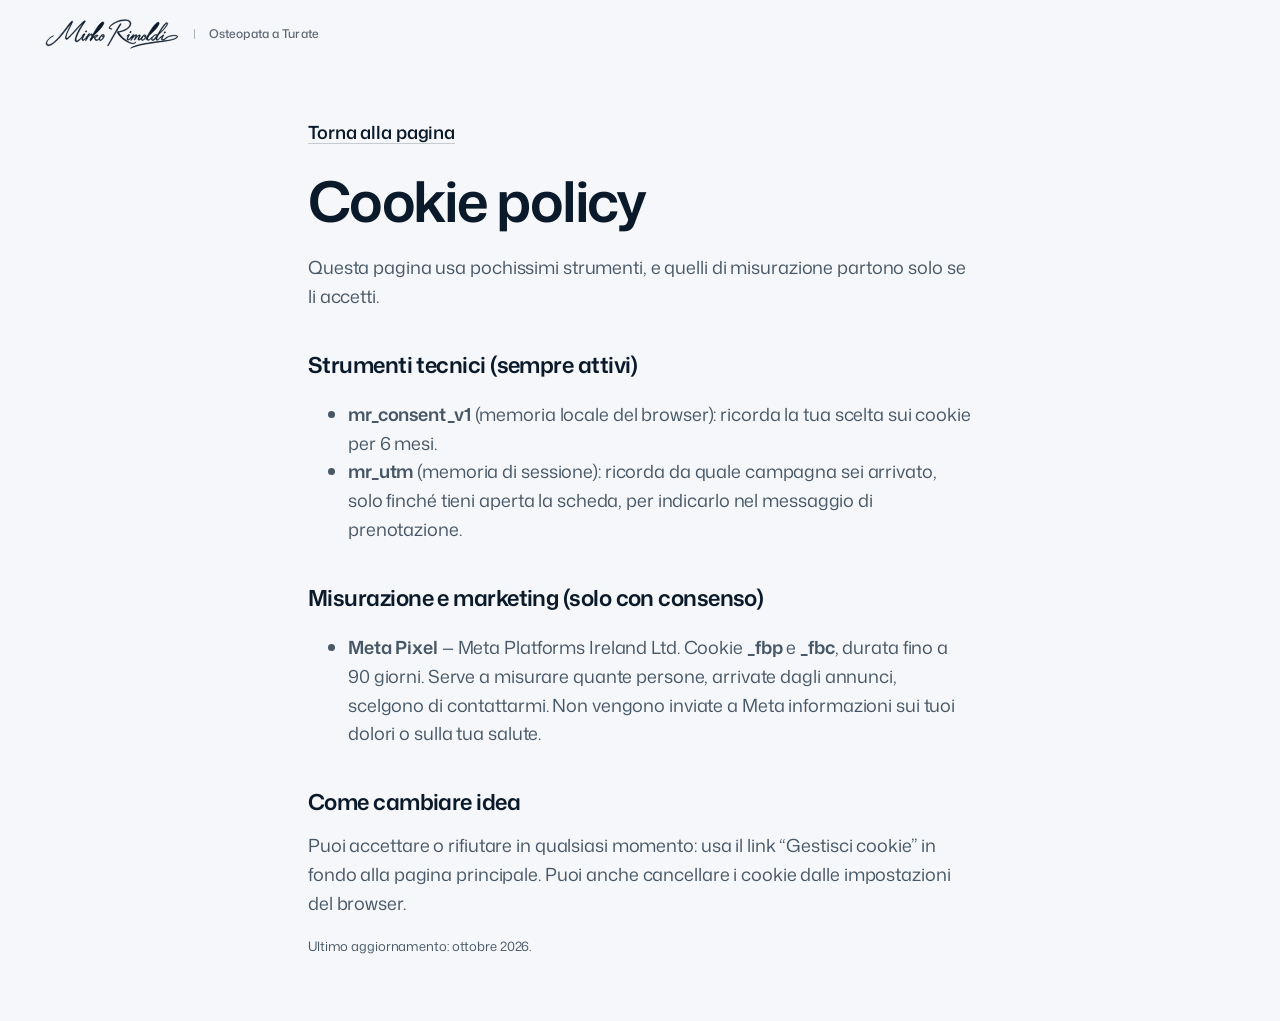
<file: cookie-policy.html>
<!doctype html>
<html lang="it" class="no-js">
<head>
<meta charset="utf-8">
<meta name="viewport" content="width=device-width, initial-scale=1, viewport-fit=cover">
<title>Cookie policy · Mirko Rimoldi, Osteopata</title>
<meta name="description" content="Quali cookie e strumenti di misurazione usa la pagina di Mirko Rimoldi, osteopata a Turate.">
<meta name="robots" content="noindex, follow">
<meta name="theme-color" content="#F5F7FA">
<link rel="icon" href="assets/img/favicon.svg" type="image/svg+xml">
<script>document.documentElement.classList.replace('no-js', 'js');</script>
<link rel="stylesheet" href="assets/css/styles.css?v=20261125">
<script src="assets/js/config.js?v=20261125" defer></script>
<script src="assets/js/app.js?v=20261125" defer></script>
</head>
<body>
<!-- BOZZA: testo generico da far validare da un consulente privacy prima della pubblicazione. -->
<header class="site-header is-scrolled" data-header>
  <div class="container site-header__inner">
    <a class="wordmark" href="index.html" aria-label="Mirko Rimoldi, osteopata: torna alla pagina"><img class="wordmark__sign" src="assets/img/firma-mirko.svg" width="1120" height="262" alt=""><span class="wordmark__role">Osteopata a Turate</span></a>
  </div>
</header>
<main class="legal">
  <div class="container">
    <a class="back link-quiet" href="index.html">Torna alla pagina</a>
    <h1>Cookie policy</h1>
    <p>Questa pagina usa pochissimi strumenti, e quelli di misurazione partono solo se li accetti.</p>

    <h2>Strumenti tecnici (sempre attivi)</h2>
    <ul>
      <li><strong>mr_consent_v1</strong> (memoria locale del browser): ricorda la tua scelta sui cookie per 6 mesi.</li>
      <li><strong>mr_utm</strong> (memoria di sessione): ricorda da quale campagna sei arrivato, solo finché tieni aperta la scheda, per indicarlo nel messaggio di prenotazione.</li>
    </ul>

    <h2>Misurazione e marketing (solo con consenso)</h2>
    <ul>
      <li><strong>Meta Pixel</strong> — Meta Platforms Ireland Ltd. Cookie <strong>_fbp</strong> e <strong>_fbc</strong>, durata fino a 90 giorni. Serve a misurare quante persone, arrivate dagli annunci, scelgono di contattarmi. Non vengono inviate a Meta informazioni sui tuoi dolori o sulla tua salute.</li>
    </ul>

    <h2>Come cambiare idea</h2>
    <p>Puoi accettare o rifiutare in qualsiasi momento: <button type="button" class="linklike" data-cookie-settings hidden style="color: var(--ink); text-decoration-color: currentColor;">apri le preferenze cookie</button><span class="js-hide">usa il link “Gestisci cookie” in fondo alla pagina principale</span>. Puoi anche cancellare i cookie dalle impostazioni del browser.</p>

    <p class="fineprint">Ultimo aggiornamento: ottobre 2026.</p>
  </div>
</main>

<section class="consent-banner" data-consent role="region" aria-labelledby="consent-title" hidden>
  <h2 class="consent-banner__title" id="consent-title">Cookie di misurazione</h2>
  <p>Uso il Pixel di Meta solo per misurare le campagne pubblicitarie, e solo se acconsenti.</p>
  <div class="consent-banner__actions">
    <button type="button" class="btn btn--ink" data-consent-choice="denied">Rifiuta</button>
    <button type="button" class="btn btn--ink" data-consent-choice="granted">Accetta</button>
  </div>
</section>
<script>
  document.addEventListener('DOMContentLoaded', function () {
    var b = document.querySelector('[data-cookie-settings]');
    var s = document.querySelector('.js-hide');
    setTimeout(function () { if (b && !b.hidden && s) s.hidden = true; }, 0);
  });
</script>
</body>
</html>
</file>
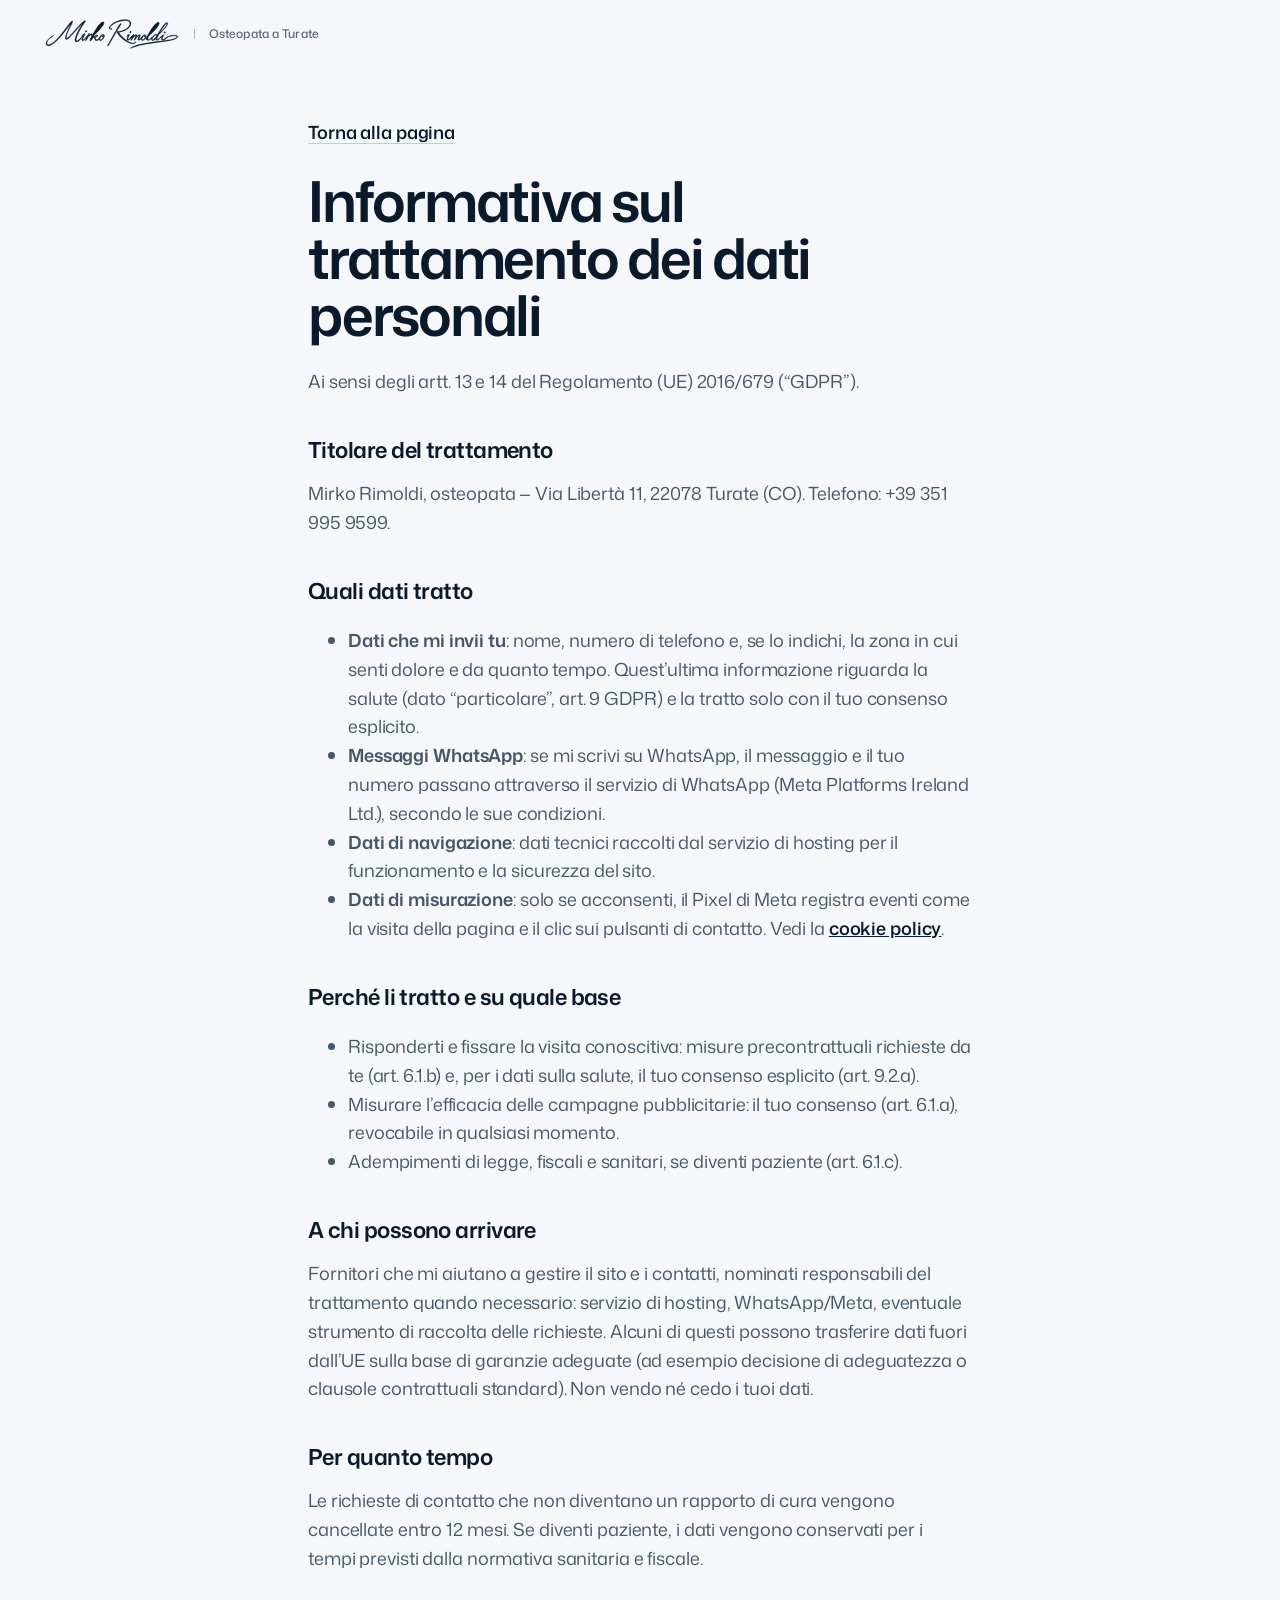
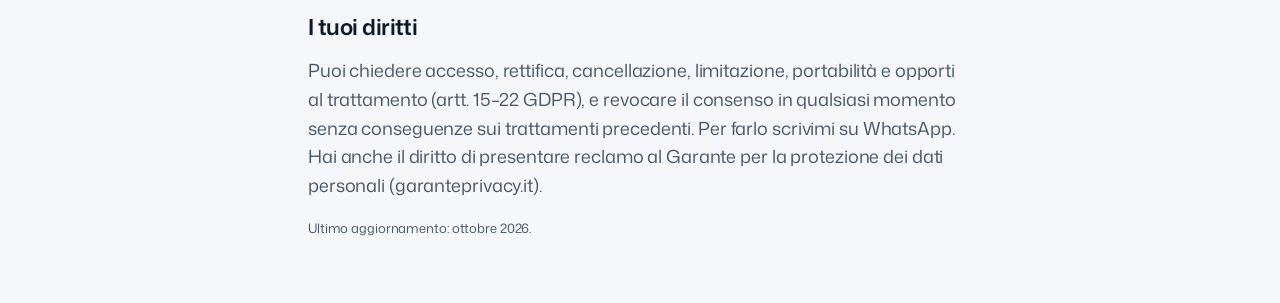
<file: privacy.html>
<!doctype html>
<html lang="it" class="no-js">
<head>
<meta charset="utf-8">
<meta name="viewport" content="width=device-width, initial-scale=1, viewport-fit=cover">
<title>Informativa privacy · Mirko Rimoldi, Osteopata</title>
<meta name="description" content="Informativa sul trattamento dei dati personali per chi contatta Mirko Rimoldi, osteopata a Turate.">
<meta name="robots" content="noindex, follow">
<meta name="theme-color" content="#F5F7FA">
<link rel="icon" href="assets/img/favicon.svg" type="image/svg+xml">
<script>document.documentElement.classList.replace('no-js', 'js');</script>
<link rel="stylesheet" href="assets/css/styles.css?v=20261125">
<script src="assets/js/config.js?v=20261125" defer></script>
<script src="assets/js/app.js?v=20261125" defer></script>
</head>
<body>
<!-- BOZZA: testo generico da far validare da un consulente privacy prima della pubblicazione. -->
<header class="site-header is-scrolled" data-header>
  <div class="container site-header__inner">
    <a class="wordmark" href="index.html" aria-label="Mirko Rimoldi, osteopata: torna alla pagina"><img class="wordmark__sign" src="assets/img/firma-mirko.svg" width="1120" height="262" alt=""><span class="wordmark__role">Osteopata a Turate</span></a>
  </div>
</header>
<main class="legal">
  <div class="container">
    <a class="back link-quiet" href="index.html">Torna alla pagina</a>
    <h1>Informativa sul trattamento dei dati personali</h1>
    <p>Ai sensi degli artt. 13 e 14 del Regolamento (UE) 2016/679 (“GDPR”).</p>

    <h2>Titolare del trattamento</h2>
    <p>Mirko Rimoldi, osteopata<span data-if="address"> — <span data-fill="address"></span></span><span data-unless="address">, Turate (CO)</span><span data-if="vat">, P.IVA <span data-fill="vat"></span></span>.<span data-if="email"> Email: <span data-fill="email"></span>.</span><span data-if="phone"> Telefono: <span data-fill="phone"></span>.</span></p>

    <h2>Quali dati tratto</h2>
    <ul>
      <li><strong>Dati che mi invii tu</strong>: nome, numero di telefono e, se lo indichi, la zona in cui senti dolore e da quanto tempo. Quest’ultima informazione riguarda la salute (dato “particolare”, art. 9 GDPR) e la tratto solo con il tuo consenso esplicito.</li>
      <li><strong>Messaggi WhatsApp</strong>: se mi scrivi su WhatsApp, il messaggio e il tuo numero passano attraverso il servizio di WhatsApp (Meta Platforms Ireland Ltd.), secondo le sue condizioni.</li>
      <li><strong>Dati di navigazione</strong>: dati tecnici raccolti dal servizio di hosting per il funzionamento e la sicurezza del sito.</li>
      <li><strong>Dati di misurazione</strong>: solo se acconsenti, il Pixel di Meta registra eventi come la visita della pagina e il clic sui pulsanti di contatto. Vedi la <a href="cookie-policy.html" data-href="cookieUrl">cookie policy</a>.</li>
    </ul>

    <h2>Perché li tratto e su quale base</h2>
    <ul>
      <li>Risponderti e fissare la visita conoscitiva: misure precontrattuali richieste da te (art. 6.1.b) e, per i dati sulla salute, il tuo consenso esplicito (art. 9.2.a).</li>
      <li>Misurare l’efficacia delle campagne pubblicitarie: il tuo consenso (art. 6.1.a), revocabile in qualsiasi momento.</li>
      <li>Adempimenti di legge, fiscali e sanitari, se diventi paziente (art. 6.1.c).</li>
    </ul>

    <h2>A chi possono arrivare</h2>
    <p>Fornitori che mi aiutano a gestire il sito e i contatti, nominati responsabili del trattamento quando necessario: servizio di hosting, WhatsApp/Meta, eventuale strumento di raccolta delle richieste. Alcuni di questi possono trasferire dati fuori dall’UE sulla base di garanzie adeguate (ad esempio decisione di adeguatezza o clausole contrattuali standard). Non vendo né cedo i tuoi dati.</p>

    <h2>Per quanto tempo</h2>
    <p>Le richieste di contatto che non diventano un rapporto di cura vengono cancellate entro 12 mesi. Se diventi paziente, i dati vengono conservati per i tempi previsti dalla normativa sanitaria e fiscale.</p>

    <h2>I tuoi diritti</h2>
    <p>Puoi chiedere accesso, rettifica, cancellazione, limitazione, portabilità e opporti al trattamento (artt. 15–22 GDPR), e revocare il consenso in qualsiasi momento senza conseguenze sui trattamenti precedenti. Per farlo scrivimi<span data-if="email"> a <span data-fill="email"></span></span><span data-unless="email"> su WhatsApp</span>. Hai anche il diritto di presentare reclamo al Garante per la protezione dei dati personali (garanteprivacy.it).</p>

    <p class="fineprint">Ultimo aggiornamento: ottobre 2026.</p>
  </div>
</main>
</body>
</html>
</file>
<file: assets/css/styles.css>
/* =====================================================================
   Mirko Rimoldi · Osteopata — "Regia clinica"
   Dal blocco al rilascio, girato come un film: luce di studio, notte
   cinematografica, una radiografia che si riallinea.
   Un solo carattere (Mona Sans): stretto e pesante = tensione,
   largo e leggero = rilascio. Mobile-first.
   ===================================================================== */

/* ---------- Font (self-hosted: nessuna richiesta a terzi prima del consenso) ---------- */
@font-face {
  font-family: "Mona Sans";
  src: url("../fonts/mona-sans-latin-normal.woff2") format("woff2-variations"),
       url("../fonts/mona-sans-latin-normal.woff2") format("woff2");
  font-weight: 200 900;
  font-stretch: 75% 125%;
  font-style: normal;
  font-display: swap;
}
/* Fallback con metriche vicine: riduce lo spostamento al cambio font */
@font-face {
  font-family: "Mona Sans Fallback";
  src: local("Arial");
  size-adjust: 103%;
  ascent-override: 88%;
  descent-override: 23%;
  line-gap-override: 0%;
}

/* ---------- Token ---------- */
:root {
  /* Luce di studio: neutri freddi, mai bianco puro */
  --paper: #F5F7FA;
  --white: #FCFDFE;
  --cloud: #ECF0F5;
  --mist: #E1E9F2;
  /* Inchiostro */
  --ink: #0B1A2B;
  --ink-2: #475767;
  --ink-3: #6E7C8B;
  /* Notte cinematografica */
  --midnight: #060F1A;
  --midnight-2: #0C1A2A;
  --midnight-3: #13283B;
  --on-dark: #EDF2F8;
  --on-dark-2: #9AADC0;
  /* Blu clinico: fiducia e azione */
  --cobalt: #1E55B3;
  --cobalt-hi: #2765CC;
  --cobalt-lo: #15428F;
  --azure: #5DA8E8;
  --glow: #8CCBFF;
  /* Un solo colore "dolore", solo decorativo */
  --coral: #EE6B4D;
  --error: #B42318;

  --line: rgba(11, 26, 43, .1);
  --line-2: rgba(11, 26, 43, .2);
  --line-dark: rgba(237, 242, 248, .1);
  --line-dark-2: rgba(237, 242, 248, .22);

  --font: "Mona Sans", "Mona Sans Fallback", system-ui, -apple-system, "Segoe UI", sans-serif;

  --ease: cubic-bezier(.16, 1, .3, 1);      /* expo out: rivelazioni */
  --ease-q: cubic-bezier(.25, 1, .5, 1);    /* quart out: stati */
  --ease-io: cubic-bezier(.65, 0, .35, 1);  /* scene */

  --r-sm: 10px;
  --r: 14px;
  --r-lg: 20px;
  --r-xl: 28px;
  --gutter: clamp(1.25rem, 4vw, 3rem);
  --maxw: 1280px;
  --header-h: 68px;
  --section-y: clamp(5rem, 3.5rem + 6vw, 9.5rem);

  --shadow-1: 0 1px 2px rgba(11, 26, 43, .06), 0 10px 24px -16px rgba(11, 26, 43, .24);
  --shadow-2: 0 1px 2px rgba(11, 26, 43, .06), 0 28px 56px -28px rgba(11, 26, 43, .38);
  --focus: var(--cobalt);
  --em: var(--cobalt);

  --grain: url("data:image/svg+xml;utf8,<svg xmlns='http://www.w3.org/2000/svg' width='180' height='180'><filter id='n'><feTurbulence type='fractalNoise' baseFrequency='.8' numOctaves='2' stitchTiles='stitch'/><feColorMatrix values='0 0 0 0 1 0 0 0 0 1 0 0 0 0 1 0 0 0 .7 0'/></filter><rect width='100%' height='100%' filter='url(%23n)'/></svg>");
}

/* ---------- Base ---------- */
*, *::before, *::after { box-sizing: border-box; }
html {
  -webkit-text-size-adjust: 100%;
  text-size-adjust: 100%;
  scroll-padding-top: calc(var(--header-h) + 16px);
}
html.motion { scroll-behavior: smooth; }
body {
  margin: 0;
  background: var(--paper);
  color: var(--ink);
  font-family: var(--font);
  font-size: clamp(1.0625rem, 1rem + .2vw, 1.125rem);
  font-weight: 400;
  font-stretch: 100%;
  line-height: 1.6;
  letter-spacing: -.006em;
  font-synthesis: none;
  font-kerning: normal;
  -webkit-font-smoothing: antialiased;
  -moz-osx-font-smoothing: grayscale;
  text-rendering: optimizeLegibility;
  -webkit-tap-highlight-color: transparent;
  overflow-x: clip;
}
::selection { background: var(--glow); color: var(--ink); }
img, svg { display: block; max-width: 100%; }
img { height: auto; }
a { color: inherit; }
p { margin: 0 0 1em; }
h1, h2, h3 { margin: 0; }
button { font: inherit; letter-spacing: inherit; }
strong { font-weight: 620; }
:focus { outline: none; }
:focus-visible {
  outline: 2px solid var(--focus);
  outline-offset: 3px;
  border-radius: 6px;
}
[hidden] { display: none !important; }
[data-if]:not(.is-on) { display: none !important; }

.container {
  width: 100%;
  max-width: var(--maxw);
  margin-inline: auto;
  padding-inline: var(--gutter);
}
.icon { width: 1.25rem; height: 1.25rem; flex: none; }
.icon--sm { width: 1rem; height: 1rem; }
.sr-only {
  position: absolute !important; width: 1px; height: 1px; padding: 0; margin: -1px;
  overflow: hidden; clip: rect(0 0 0 0); clip-path: inset(50%); white-space: nowrap; border: 0;
}
@media (max-width: 479px) {
  .sm-sr {
    position: absolute !important; width: 1px; height: 1px; padding: 0; margin: -1px;
    overflow: hidden; clip: rect(0 0 0 0); clip-path: inset(50%); white-space: nowrap; border: 0;
  }
}
.skip-link {
  position: fixed; left: 16px; top: -100px; z-index: 100;
  padding: .75rem 1rem; border-radius: var(--r-sm);
  background: var(--ink); color: var(--on-dark);
  font-weight: 600; text-decoration: none;
}
.skip-link:focus-visible { top: 12px; }

/* ---------- Tipografia ---------- */
/* Tensione = stretto e pesante. Rilascio = largo e leggero. */
.h2 {
  font-size: clamp(2.25rem, 1.3rem + 3.7vw, 4.625rem);
  line-height: 1;
  font-weight: 620;
  letter-spacing: -.04em;
  text-wrap: balance;
}
.h2 em,
.rel {
  font-style: normal;
  font-weight: 300;
  font-stretch: 112%;
  letter-spacing: -.032em;
  color: var(--em);
}
.h3 {
  font-size: clamp(1.1875rem, 1.1rem + .4vw, 1.375rem);
  line-height: 1.25;
  font-weight: 620;
  letter-spacing: -.022em;
}
.lead {
  font-size: clamp(1.125rem, 1.05rem + .4vw, 1.3125rem);
  line-height: 1.55;
  letter-spacing: -.012em;
}
.idx {
  display: inline-block;
  font-size: .8125rem;
  font-weight: 560;
  font-variant-numeric: tabular-nums;
  letter-spacing: .02em;
  color: var(--ink-3);
}

/* ---------- Pulsanti e link ---------- */
.btn {
  --btn-bg: var(--cobalt);
  --btn-bg-hover: var(--cobalt-lo);
  --btn-fg: var(--white);
  --btn-sheen: rgba(255, 255, 255, .28);
  position: relative;
  isolation: isolate;
  overflow: hidden;
  display: inline-flex;
  align-items: center;
  justify-content: center;
  gap: .65em;
  min-height: 56px;
  padding: .75rem 1.5rem;
  border: 0;
  border-radius: var(--r);
  background: var(--btn-bg);
  color: var(--btn-fg);
  font: 560 1.0625rem/1.2 var(--font);
  letter-spacing: -.014em;
  text-align: center;
  text-decoration: none;
  cursor: pointer;
  box-shadow: 0 1px 1px rgba(11, 26, 43, .16), 0 14px 28px -16px rgba(21, 66, 143, .7);
  transition: background-color .35s var(--ease-q), box-shadow .45s var(--ease-q), transform .35s var(--ease-q), translate .7s var(--ease), color .3s;
  touch-action: manipulation;
}
/* Riflesso di luce che attraversa il pulsante al passaggio */
.btn::after {
  content: "";
  position: absolute;
  z-index: -1;
  inset: -2px auto -2px 0;
  width: 55%;
  background: linear-gradient(100deg, transparent 0%, var(--btn-sheen) 50%, transparent 100%);
  transform: translateX(-130%) skewX(-18deg);
  pointer-events: none;
}
@media (hover: hover) {
  .motion .btn:hover::after { transform: translateX(260%) skewX(-18deg); transition: transform .9s var(--ease); }
}
.btn:hover { background: var(--btn-bg-hover); box-shadow: 0 1px 1px rgba(11, 26, 43, .16), 0 20px 36px -18px rgba(21, 66, 143, .75); }
.btn:active { transform: scale(.98); }
.btn .icon { width: 1.25em; height: 1.25em; }
.btn__label { position: relative; }
.btn--small { min-height: 46px; padding: .5rem 1.05rem; border-radius: 12px; font-size: .9375rem; }
.btn--lg { min-height: 60px; padding: .85rem 1.75rem; font-size: 1.125rem; }
.btn--block { width: 100%; }
.btn--light {
  --btn-bg: var(--white);
  --btn-bg-hover: #E3ECF7;
  --btn-fg: var(--ink);
  --btn-sheen: rgba(30, 85, 179, .16);
  box-shadow: 0 1px 1px rgba(0, 0, 0, .12), 0 18px 36px -18px rgba(0, 0, 0, .7);
}
.btn--ghost {
  --btn-bg: transparent;
  --btn-bg-hover: rgba(11, 26, 43, .05);
  --btn-fg: var(--ink);
  --btn-sheen: rgba(11, 26, 43, .06);
  box-shadow: inset 0 0 0 1.5px var(--line-2);
}
.btn--ghost:hover { box-shadow: inset 0 0 0 1.5px var(--ink); }
.btn .icon--arrow { transition: transform .45s var(--ease); }
.btn:hover .icon--arrow { transform: translateX(4px); }

.link-quiet {
  display: inline-flex;
  align-items: center;
  gap: .5em;
  min-height: 48px;
  font-weight: 540;
  text-decoration: none;
  background:
    linear-gradient(currentColor, currentColor) 0 calc(100% - 12px) / 0% 1px no-repeat,
    linear-gradient(var(--line-2), var(--line-2)) 0 calc(100% - 12px) / 100% 1px no-repeat;
  transition: background-size .6s var(--ease);
}
.link-quiet:hover { background-size: 100% 1px, 100% 1px; }
.link-quiet .icon { transition: transform .45s var(--ease); }
.link-quiet:hover .icon { transform: translateY(3px); }
.link-inline { font-weight: 560; text-underline-offset: .25em; }

/* ---------- Header ---------- */
.site-header {
  position: fixed;
  inset: 0 0 auto 0;
  z-index: 50;
  height: var(--header-h);
  color: var(--ink);
  transition: color .45s var(--ease-q);
}
.site-header::before {
  content: "";
  position: absolute;
  inset: 0;
  background: rgba(245, 247, 250, .86);
  -webkit-backdrop-filter: saturate(1.4) blur(16px);
  backdrop-filter: saturate(1.4) blur(16px);
  box-shadow: 0 1px 0 var(--line);
  opacity: 0;
  transition: opacity .45s var(--ease-q), background-color .45s var(--ease-q), box-shadow .45s;
}
.site-header.is-scrolled::before { opacity: 1; }
.site-header[data-tone="dark"] { color: var(--on-dark); --focus: var(--glow); }
.site-header[data-tone="dark"]::before { background: rgba(6, 15, 26, .78); box-shadow: 0 1px 0 var(--line-dark); }
.site-header[data-tone="dark"] .btn--header { --btn-bg: var(--white); --btn-bg-hover: #E3ECF7; --btn-fg: var(--ink); --btn-sheen: rgba(30, 85, 179, .16); }
.site-header__progress {
  position: absolute;
  left: 0;
  right: 0;
  bottom: 0;
  height: 2px;
  background: var(--cobalt);
  transform-origin: left center;
  transform: scaleX(var(--sp, 0));
  opacity: 0;
  transition: opacity .4s;
}
.site-header.is-scrolled .site-header__progress { opacity: 1; }
.site-header[data-tone="dark"] .site-header__progress { background: var(--glow); }
.site-header__inner {
  position: relative;
  display: flex;
  align-items: center;
  justify-content: space-between;
  gap: 1rem;
  height: 100%;
}
/* Logo: la firma di Mirko (simbolo #i-sign) + ruolo */
.wordmark {
  display: inline-flex;
  flex-direction: column;
  align-items: flex-start;
  justify-content: center;
  gap: .12rem;
  min-height: 48px;
  text-decoration: none;
  line-height: 1.05;
}
.wordmark__sign,
.sign__svg,
.footer__sign {
  display: block;
  height: auto;
  aspect-ratio: 1120 / 262;
  overflow: visible;
  fill: currentColor;
  stroke: currentColor;
  stroke-linejoin: round;
}
.wordmark__sign { width: 116px; stroke-width: 5; margin-left: -4px; }
.wordmark__role {
  font-size: .6875rem;
  font-weight: 500;
  letter-spacing: .01em;
  opacity: .66;
  white-space: nowrap;
}
@media (min-width: 640px) {
  .wordmark { flex-direction: row; align-items: center; gap: .9rem; }
  .wordmark__sign { width: 136px; }
  .wordmark__role { position: relative; padding-left: .9rem; font-size: .75rem; }
  .wordmark__role::before {
    content: "";
    position: absolute;
    left: 0;
    top: 10%;
    bottom: 10%;
    width: 1px;
    background: currentColor;
    opacity: .45;
  }
}
/* all'apertura la firma si scrive da sinistra a destra */
.motion .wordmark__sign { animation: sign-write 1.8s var(--ease-io) .25s both; }
@keyframes sign-write {
  from { clip-path: inset(-30% 100% -30% 0); }
  to { clip-path: inset(-30% -6% -30% 0); }
}

/* ---------- Navigazione ---------- */
.nav { display: none; }
.nav__list { display: flex; gap: .1rem; margin: 0; padding: 0; list-style: none; }
.nav__link {
  position: relative;
  display: inline-flex;
  align-items: center;
  min-height: 44px;
  padding: 0 .85rem;
  border-radius: var(--r-sm);
  color: inherit;
  font-size: .9375rem;
  font-weight: 500;
  letter-spacing: -.012em;
  text-decoration: none;
  opacity: .7;
  transition: opacity .25s, background-color .25s;
}
.nav__link::after {
  content: "";
  position: absolute;
  left: .85rem;
  right: .85rem;
  bottom: 8px;
  height: 1.5px;
  background: currentColor;
  transform: scaleX(0);
  transform-origin: left center;
  transition: transform .5s var(--ease);
}
.nav__link:hover { opacity: 1; }
.nav__link:hover::after { transform: scaleX(1); }
.nav__link[aria-current="true"] { opacity: 1; }
.nav__link[aria-current="true"]::after { transform: scaleX(1); }
.site-header__actions { display: flex; align-items: center; gap: .5rem; }
.menu-toggle {
  display: inline-grid;
  place-items: center;
  width: 48px;
  height: 48px;
  padding: 0;
  border: 0;
  border-radius: 12px;
  background: rgba(11, 26, 43, .06);
  color: inherit;
  cursor: pointer;
  transition: background-color .25s;
}
.menu-toggle:hover { background: rgba(11, 26, 43, .11); }
.site-header[data-tone="dark"] .menu-toggle { background: rgba(255, 255, 255, .1); }
.menu-toggle__bars { position: relative; width: 18px; height: 10px; }
.menu-toggle__bars span {
  position: absolute;
  left: 0;
  right: 0;
  height: 1.6px;
  border-radius: 2px;
  background: currentColor;
  transition: transform .45s var(--ease), top .45s var(--ease), width .45s var(--ease);
}
.menu-toggle__bars span:first-child { top: 0; }
.menu-toggle__bars span:last-child { top: 8.4px; left: 6px; }
.menu-toggle[aria-expanded="true"] .menu-toggle__bars span:first-child { top: 4.2px; transform: rotate(45deg); }
.menu-toggle[aria-expanded="true"] .menu-toggle__bars span:last-child { top: 4.2px; left: 0; transform: rotate(-45deg); }
@media (min-width: 1100px) {
  .nav { display: flex; flex: 1; justify-content: center; }
  .menu-toggle { display: none; }
}

/* Menu a tutto schermo (mobile e tablet) */
.menu {
  position: fixed;
  inset: 0;
  z-index: 45;
  overflow-y: auto;
  padding-top: var(--header-h);
  background: var(--paper);
  clip-path: inset(0 0 100% 0);
  transition: clip-path .6s var(--ease);
}
.menu.is-open { clip-path: inset(0 0 0 0); }
.menu__inner {
  display: flex;
  flex-direction: column;
  justify-content: space-between;
  gap: 2rem;
  min-height: calc(100svh - var(--header-h));
  padding-top: 1.25rem;
  padding-bottom: calc(1.5rem + env(safe-area-inset-bottom));
}
.menu__list { margin: 0; padding: 0; list-style: none; counter-reset: m; border-top: 1px solid var(--line); }
.menu__list li { counter-increment: m; }
.menu__list a {
  display: grid;
  grid-template-columns: 2.25rem minmax(0, 1fr) auto;
  align-items: center;
  gap: .75rem;
  min-height: 72px;
  padding: .5rem 0;
  border-bottom: 1px solid var(--line);
  color: var(--ink);
  font-size: clamp(1.875rem, 1.5rem + 2vw, 2.625rem);
  font-weight: 560;
  letter-spacing: -.035em;
  line-height: 1.05;
  text-decoration: none;
}
.menu__list a::before {
  content: counter(m, decimal-leading-zero);
  font-size: .8125rem;
  font-weight: 560;
  letter-spacing: .02em;
  font-variant-numeric: tabular-nums;
  color: var(--ink-3);
}
.menu__list a .icon { color: var(--ink-2); transition: transform .4s var(--ease); }
.menu__list a:hover .icon { transform: translateX(4px); }
.menu__foot { display: grid; gap: .85rem; }
.menu__meta { margin: 0; color: var(--ink-2); font-size: .875rem; text-align: center; }
.motion .menu__list li { opacity: 0; translate: 0 18px; transition: opacity .5s var(--ease-q), translate .7s var(--ease); }
.motion .menu.is-open .menu__list li { opacity: 1; translate: 0 0; transition-delay: calc(var(--i, 0) * 50ms + 120ms); }
html.menu-open { overflow: hidden; }
html.menu-open .site-header::before { opacity: 1; background: var(--paper); -webkit-backdrop-filter: none; backdrop-filter: none; }
@media (min-width: 1100px) { .menu { display: none; } }

/* ---------- Hero: luce di studio ---------- */
.hero {
  position: relative;
  overflow: hidden;
  background:
    radial-gradient(60% 55% at 8% 0%, rgba(255, 255, 255, .95), rgba(255, 255, 255, 0) 70%),
    linear-gradient(180deg, var(--paper) 0%, #E9EEF4 100%);
}
.hero__field {
  position: absolute;
  inset: 0;
  z-index: 0;
  width: 100%;
  height: 100%;
  pointer-events: none;
  -webkit-mask-image: linear-gradient(180deg, transparent 0%, transparent 42%, #000 92%);
  mask-image: linear-gradient(180deg, transparent 0%, transparent 42%, #000 92%);
}
.hero__inner {
  position: relative;
  z-index: 1;
  padding-top: calc(var(--header-h) + 1.75rem);
}
.byline { display: flex; align-items: center; gap: .75rem; margin: 0 0 1.75rem; }
.byline__face {
  width: 44px;
  height: 44px;
  border-radius: 50%;
  object-fit: cover;
  box-shadow: 0 0 0 2px var(--white), 0 4px 12px -4px rgba(11, 26, 43, .35);
}
.byline__text { display: flex; flex-direction: column; font-size: .9375rem; line-height: 1.3; }
.byline__text strong { font-weight: 620; }
.byline__text span { color: var(--ink-2); }

.hero__title {
  font-size: clamp(2.625rem, 1.25rem + 6vw, 5.75rem);
  line-height: .95;
  font-weight: 640;
  letter-spacing: -.048em;
  text-wrap: balance;
}
.h1-lead { display: block; }
.nw { white-space: nowrap; }
.h1-tense {
  display: block;
  margin-top: .3em;
  font-size: .46em;
  font-weight: 420;
  line-height: 1.14;
  letter-spacing: -.028em;
}
.h1-release {
  display: block;
  margin-top: .62em;
  font-size: .34em;
  font-weight: 300;
  font-stretch: 112%;
  line-height: 1.2;
  letter-spacing: -.024em;
  color: var(--cobalt);
}
/* Varianti senza riga "chi e dove": il messaggio principale torna grande */
.hero__title--b, .hero__title--c { font-size: clamp(2.25rem, 1.3rem + 4vw, 4.25rem); }
.hero__title--b .h1-tense, .hero__title--c .h1-tense { margin-top: 0; font-size: 1em; font-weight: 640; line-height: 1; letter-spacing: -.045em; }
.hero__title--b .h1-release, .hero__title--c .h1-release { font-size: .46em; }
.hero__title--d .h1-release { font-size: .5em; }
.hero__title .pain { position: relative; display: inline-block; font-weight: 600; }
.hero__title .pain::after {
  content: "";
  position: absolute;
  left: .02em;
  right: .06em;
  bottom: .02em;
  height: max(2px, .055em);
  border-radius: 2px;
  background: var(--coral);
  opacity: .8;
  transform-origin: left center;
}
.hero__sub {
  max-width: 33rem;
  margin: 1.6rem 0 0;
  color: var(--ink-2);
  font-size: clamp(1.0625rem, 1rem + .35vw, 1.25rem);
  line-height: 1.55;
}
.hero__actions {
  display: flex;
  flex-wrap: wrap;
  align-items: center;
  gap: .75rem 1.5rem;
  margin-top: 2rem;
}
.hero__points {
  display: grid;
  gap: .55rem;
  margin: 1.75rem 0 0;
  padding: 0;
  list-style: none;
  color: var(--ink-2);
  font-size: .9375rem;
}
.hero__points li { display: flex; align-items: center; gap: .55rem; }
.hero__points .icon { color: var(--cobalt); }
.hero__figure {
  position: relative;
  z-index: 1;
  margin: .75rem 0 0;
  height: clamp(420px, 118vw, 580px);
}
.hero__halo {
  position: absolute;
  left: 50%;
  bottom: -4%;
  width: 112%;
  aspect-ratio: 1;
  translate: -50% 0;
  pointer-events: none;
}
.hero__halo::before {
  content: "";
  position: absolute;
  inset: 0;
  border-radius: 50%;
  background: radial-gradient(circle at 50% 46%, rgba(93, 168, 232, .42), rgba(93, 168, 232, .12) 44%, rgba(93, 168, 232, 0) 68%);
}
.hero__rings { position: absolute; inset: 0; width: 100%; height: 100%; overflow: visible; }
.hero__rings circle { fill: none; stroke: rgba(30, 85, 179, .26); stroke-width: .22; }
.hero__rings circle + circle { stroke: rgba(30, 85, 179, .2); stroke-dasharray: .5 1.6; }
/* width: max-content: senza, con left:50% la foto riceverebbe solo metà larghezza e si schiaccerebbe */
.hero__figure picture { position: absolute; left: 50%; bottom: 0; width: max-content; height: 100%; translate: -50% 0; }
.hero__figure img {
  display: block;
  width: auto;
  max-width: none;
  height: 100%;
  filter: drop-shadow(0 26px 34px rgba(11, 26, 43, .16));
}
.hero__tag {
  position: absolute;
  z-index: 2;
  left: 0;
  bottom: 2rem;
  display: none;
  align-items: center;
  gap: .75rem;
  padding: .7rem 1rem .7rem .75rem;
  border-radius: var(--r);
  background: var(--white);
  box-shadow: var(--shadow-2), inset 0 0 0 1px var(--line);
  font-size: .8125rem;
  line-height: 1.35;
  color: var(--ink-2);
  white-space: nowrap;
}
.hero__tag::before {
  content: "";
  width: 3px;
  align-self: stretch;
  border-radius: 3px;
  background: var(--cobalt);
}
.hero__tag span { display: flex; flex-direction: column; }
.hero__tag strong { color: var(--ink); font-size: .9375rem; font-weight: 620; }

@media (max-width: 599px) {
  .h1-release { font-size: .44em; }
  .hero__actions .btn { width: 100%; }
  .hero__actions .link-quiet { margin-inline: auto; }
}
@media (min-width: 600px) and (max-width: 959px) {
  .hero__inner { padding-top: calc(var(--header-h) + 3rem); }
  .hero__figure { height: 620px; }
  .hero__tag { display: flex; left: calc(50% - 19rem); bottom: 3rem; }
  .hero__points { display: flex; flex-wrap: wrap; gap: .5rem 1.75rem; }
}
@media (min-width: 960px) {
  .hero {
    --hero-h: max(680px, min(100svh, 940px));
    --fig-h: min(calc(var(--hero-h) - var(--header-h) - 1rem), 800px, 62vw);
    --fig-w: calc(var(--fig-h) * .674);
    min-height: var(--hero-h);
  }
  .hero__inner {
    display: grid;
    grid-template-columns: minmax(0, 1fr) var(--fig-w);
    column-gap: clamp(2rem, 4vw, 4.5rem);
    min-height: var(--hero-h);
    padding-top: var(--header-h);
  }
  .hero__copy { align-self: center; max-width: 42rem; padding-block: 2rem 3.5rem; }
  .hero__title { font-size: clamp(4rem, 1.4rem + 4.4vw, 5.75rem); }
  .byline { display: none; }
  .hero__figure { align-self: end; width: var(--fig-w); height: var(--fig-h); margin: 0; }
  .hero__halo { width: 158%; bottom: -16%; }
  .hero__figure picture { left: auto; right: 0; translate: none; }
  .hero__tag { display: flex; left: -2rem; bottom: 3rem; }
  .hero__points { display: flex; flex-wrap: wrap; gap: .5rem 1.75rem; }
}

/* Foto */
.photo {
  position: relative;
  overflow: hidden;
  border-radius: var(--r-xl);
  background: var(--mist);
}
.photo img { width: 100%; height: 100%; object-fit: cover; }

/* ---------- Sezioni ---------- */
.section { position: relative; padding-block: var(--section-y); }
.section--dark { background: var(--midnight); color: var(--on-dark); --focus: var(--glow); --em: var(--glow); }
.section--dark::before {
  content: "";
  position: absolute;
  inset: 0;
  background-image: var(--grain);
  opacity: .035;
  pointer-events: none;
}
.section--cloud { background: var(--cloud); }
.section--mist { background: var(--mist); }
.section > .container { position: relative; }
.section-head { max-width: 50rem; margin-bottom: clamp(2.25rem, 4vw, 3.5rem); }

/* Il palco si apre: la sezione scura entra con angoli arrotondati e si allarga a tutta pagina */
.motion [data-stage] {
  clip-path: inset(0 var(--st-x, 0px) 0 var(--st-x, 0px) round var(--st-r, 0px) var(--st-r, 0px) 0 0);
}

/* ---------- Ti riconosci? ---------- */
.pain__hint {
  display: inline-flex;
  align-items: center;
  gap: .65rem;
  margin: 1.25rem 0 0;
  color: var(--on-dark-2);
  font-size: .9375rem;
}
.pain__hint::before {
  content: "";
  flex: none;
  width: 8px;
  height: 8px;
  border-radius: 50%;
  background: var(--coral);
  box-shadow: 0 0 0 4px rgba(238, 107, 77, .2);
}
.motion .pain__hint::before { animation: hint 2.4s var(--ease-q) infinite; }
@keyframes hint {
  0%, 100% { box-shadow: 0 0 0 4px rgba(238, 107, 77, .2); }
  50% { box-shadow: 0 0 0 7px rgba(238, 107, 77, .06); }
}
.quotes {
  list-style: none;
  margin: 0;
  padding: 0;
  display: grid;
  gap: 12px;
  align-items: start;
  counter-reset: q;
}
.quote {
  --mx: 50%;
  --my: 50%;
  position: relative;
  counter-increment: q;
  border-radius: var(--r-lg);
  background: var(--midnight-2);
  box-shadow: inset 0 0 0 1px var(--line-dark);
  transition: background-color .5s var(--ease-q), box-shadow .5s var(--ease-q), translate .9s var(--ease), opacity .8s var(--ease-q);
}
/* Luce che segue il puntatore (solo desktop) */
.quote::before {
  content: "";
  position: absolute;
  inset: 0;
  border-radius: inherit;
  background: radial-gradient(420px circle at var(--mx) var(--my), rgba(140, 203, 255, .1), transparent 45%);
  opacity: 0;
  transition: opacity .4s;
  pointer-events: none;
}
@media (hover: hover) and (pointer: fine) {
  .quote:hover::before { opacity: 1; }
  .quote:hover { box-shadow: inset 0 0 0 1px var(--line-dark-2); }
}
.quote.is-open {
  background: var(--midnight-3);
  box-shadow: inset 0 0 0 1px rgba(140, 203, 255, .55), 0 24px 50px -30px rgba(0, 0, 0, .9);
}
.quote__btn {
  position: relative;
  display: grid;
  grid-template-columns: minmax(0, 1fr) 40px;
  grid-template-rows: auto auto;
  column-gap: 1rem;
  row-gap: .9rem;
  width: 100%;
  min-height: 48px;
  padding: 1.25rem 1.2rem 1.4rem 1.4rem;
  border: 0;
  border-radius: inherit;
  background: none;
  color: inherit;
  text-align: left;
  cursor: pointer;
}
.quote__btn::before {
  content: counter(q, decimal-leading-zero);
  grid-column: 1;
  grid-row: 1;
  align-self: center;
  font-size: .8125rem;
  font-weight: 560;
  letter-spacing: .02em;
  font-variant-numeric: tabular-nums;
  color: var(--on-dark-2);
}
.quote__text {
  grid-column: 1 / -1;
  grid-row: 2;
  font-size: clamp(1.25rem, 1.15rem + .5vw, 1.5rem);
  font-weight: 520;
  line-height: 1.25;
  letter-spacing: -.024em;
  text-wrap: pretty;
  transition: font-weight .6s var(--ease), font-stretch .6s var(--ease), color .4s;
}
/* Quando la riconosci, la frase "si scioglie" */
.quote.is-open .quote__text { font-weight: 340; font-stretch: 108%; color: #FFFFFF; }
.quote__toggle {
  position: relative;
  grid-column: 2;
  grid-row: 1;
  display: grid;
  place-items: center;
  width: 40px;
  height: 40px;
  border-radius: 12px;
  box-shadow: inset 0 0 0 1px var(--line-dark-2);
  transition: background-color .35s, color .35s, box-shadow .35s;
}
.quote__toggle .icon { grid-area: 1 / 1; transition: transform .5s var(--ease), opacity .3s; }
.quote__toggle .icon--check { opacity: 0; transform: scale(.5); }
.quote__btn:hover .quote__toggle { box-shadow: inset 0 0 0 1px rgba(237, 242, 248, .5); }
.quote.is-open .quote__toggle { background: var(--glow); color: var(--midnight); box-shadow: none; }
.quote.is-open .quote__toggle .icon--plus { opacity: 0; transform: rotate(90deg) scale(.5); }
.quote.is-open .quote__toggle .icon--check { opacity: 1; transform: none; }
.quote__more {
  display: grid;
  grid-template-rows: 0fr;
  transition: grid-template-rows .6s var(--ease);
}
.quote__more > div {
  min-height: 0;
  overflow: hidden;
  opacity: 0;
  visibility: hidden;
  transition: opacity .35s var(--ease-q), visibility 0s .6s;
}
.quote__more p {
  margin: 0 1.4rem;
  padding: 1rem 0 1.4rem;
  border-top: 1px solid var(--line-dark);
  color: var(--on-dark-2);
  font-size: 1rem;
}
.quote__more strong { color: var(--glow); font-weight: 600; }
.quote.is-open .quote__more { grid-template-rows: 1fr; }
.quote.is-open .quote__more > div {
  opacity: 1;
  visibility: visible;
  transition: opacity .5s var(--ease-q) .12s, visibility 0s 0s;
}
.no-js .quote__more { grid-template-rows: 1fr; }
.no-js .quote__more > div { opacity: 1; visibility: visible; }
.no-js .quote__toggle { display: none; }

.motion [data-stagger] > * { opacity: 0; translate: 0 36px; }
.motion [data-stagger].is-in > * {
  opacity: 1;
  translate: 0 0;
  transition-delay: calc(var(--i, 0) * 70ms);
}

/* Riepilogo selezione → messaggio WhatsApp */
.pick {
  display: grid;
  gap: 1.25rem;
  margin-top: clamp(1.5rem, 3vw, 2.25rem);
  padding: 1.5rem;
  border-radius: var(--r-lg);
  background: linear-gradient(120deg, rgba(30, 85, 179, .22), rgba(30, 85, 179, .06));
  box-shadow: inset 0 0 0 1px rgba(140, 203, 255, .18);
}
.pick__text { margin: 0; }
.pick__count {
  font-size: clamp(1.375rem, 1.15rem + 1vw, 1.875rem);
  font-weight: 560;
  line-height: 1.15;
  letter-spacing: -.03em;
  text-wrap: balance;
}
.pick__count em { font-style: normal; font-weight: 300; font-stretch: 112%; color: var(--glow); }
.pick .btn { justify-self: start; }
@media (max-width: 599px) { .pick .btn { width: 100%; justify-self: stretch; padding-inline: 1rem; font-size: 1rem; } .pick { padding: 1.25rem; } }
@media (min-width: 720px) {
  .quotes { grid-template-columns: repeat(2, minmax(0, 1fr)); gap: 14px; }
  .pick { grid-template-columns: minmax(0, 1fr) auto; align-items: center; padding: 1.75rem 2rem; }
}
@media (min-width: 1100px) {
  .quotes { grid-template-columns: repeat(3, minmax(0, 1fr)); }
  .quote__text { min-height: 3.75em; }
}

/* ---------- Agitate ---------- */
.agitate { padding-top: clamp(1rem, 3vw, 3rem); }
.agitate__grid { display: grid; gap: 2rem; }
.agitate__title em { color: var(--on-dark-2); }
.agitate__body .lead { color: var(--on-dark); max-width: 38rem; margin: 0; }

/* Il carico che si accumula: schema, non dati */
.weight {
  display: grid;
  gap: 2rem;
  margin-top: 2.75rem;
  padding-top: 2.75rem;
  border-top: 1px solid var(--line-dark);
}
.load {
  position: relative;
  display: grid;
  grid-template-columns: 96px minmax(0, 1fr);
  column-gap: 1.25rem;
  height: 248px;
}
.load__tank {
  position: relative;
  display: flex;
  flex-direction: column-reverse;
  padding: 4px;
  border-radius: 16px;
  box-shadow: inset 0 0 0 1px var(--line-dark-2);
  overflow: hidden;
}
.load__layer {
  flex: 0 0 var(--h);
  margin-top: 3px;
  border-radius: 10px;
  background: var(--c);
  transform-origin: bottom center;
}
.load__labels {
  position: relative;
  display: flex;
  flex-direction: column-reverse;
  padding-block: 4px;
  list-style: none;
  margin: 0;
}
.load__labels li {
  flex: 0 0 var(--h);
  display: flex;
  align-items: center;
  gap: .6rem;
  margin-top: 3px;
  color: var(--on-dark);
  font-size: .9375rem;
  font-weight: 520;
  letter-spacing: -.012em;
}
.load__labels li::before {
  content: "";
  width: 18px;
  height: 1px;
  background: var(--line-dark-2);
}
.load__limit {
  position: absolute;
  left: -8px;
  width: calc(96px + 16px);
  top: 26%;
  border-top: 1.5px dashed rgba(238, 107, 77, .8);
}
.load__limit::after {
  content: "";
  position: absolute;
  right: -5px;
  top: -6px;
  width: 10px;
  height: 10px;
  border-radius: 50%;
  background: var(--coral);
  box-shadow: 0 0 0 4px rgba(238, 107, 77, .22);
}
.motion [data-load] .load__layer { transform: scaleY(0); }
.motion [data-load] .load__labels li { opacity: 0; translate: -8px 0; }
.motion [data-load] .load__limit { opacity: 0; }
.motion [data-load].is-in .load__layer { transform: scaleY(1); transition: transform .9s var(--ease); transition-delay: calc(var(--i) * .22s + .1s); }
.motion [data-load].is-in .load__labels li { opacity: 1; translate: 0 0; transition: opacity .5s var(--ease-q), translate .7s var(--ease); transition-delay: calc(var(--i) * .22s + .35s); }
.motion [data-load].is-in .load__limit { opacity: 1; transition: opacity .4s 1.2s; }
.motion [data-load].is-in .load__limit::after { animation: limit 1.8s var(--ease-q) 1.4s infinite; }
@keyframes limit {
  0%, 100% { box-shadow: 0 0 0 4px rgba(238, 107, 77, .22); }
  50% { box-shadow: 0 0 0 9px rgba(238, 107, 77, 0); }
}
.weight__text {
  margin: 0;
  font-size: clamp(1.25rem, 1.1rem + .6vw, 1.5625rem);
  font-weight: 440;
  line-height: 1.3;
  letter-spacing: -.022em;
  text-wrap: pretty;
  color: var(--on-dark-2);
}
.weight__text strong { display: block; margin-bottom: .35em; font-weight: 620; color: var(--on-dark); }
@media (min-width: 600px) {
  .weight { grid-template-columns: 272px minmax(0, 1fr); align-items: center; gap: 2.5rem; }
  .load__labels li { white-space: nowrap; }
  .load { grid-template-columns: 84px minmax(0, 1fr); }
  .load__limit { width: calc(84px + 16px); }
}
@media (min-width: 960px) {
  .agitate__grid { grid-template-columns: minmax(0, 5fr) minmax(0, 6fr); gap: clamp(3rem, 6vw, 6rem); align-items: start; }
  .agitate__title { position: sticky; top: calc(var(--header-h) + 2rem); }
}

/* ---------- Reframe: la radiografia che si riallinea ---------- */
.reframe {
  position: relative;
  background: linear-gradient(180deg, var(--midnight) 0%, var(--midnight) 24%, var(--cobalt-lo) 55%, var(--paper) 86%);
  color: var(--ink);
  --em: var(--glow);
}
.reframe__stage { position: relative; padding-block: clamp(2rem, 6vw, 5rem) var(--section-y); }
.reframe__bg { display: none; }
.reframe__grid {
  position: relative;
  z-index: 1;
  display: grid;
  gap: 2rem;
  grid-template-areas: "title" "spine" "text";
  grid-template-columns: minmax(0, 1fr);
  justify-items: center;
  text-align: center;
}
.reframe__copy { display: contents; }
.reframe__title { grid-area: title; color: var(--on-dark); max-width: 13ch; }
.reframe__text { grid-area: text; max-width: 36rem; margin: 0; font-size: clamp(1.125rem, 1.05rem + .35vw, 1.3125rem); }
.spine {
  grid-area: spine;
  position: relative;
  margin: 0;
  width: min(400px, 92vw);
  aspect-ratio: 480 / 600;
}
.spine__svg { position: relative; z-index: 1; width: 100%; height: 100%; overflow: visible; }
.spine .bone { fill: rgba(140, 203, 255, .1); stroke: #CFE8FF; stroke-width: 1.4; }
.spine .skull { fill: rgba(140, 203, 255, .08); stroke: #CFE8FF; stroke-width: 1.4; }
.spine .frame { fill: none; stroke: #CFE8FF; stroke-width: 2.2; stroke-linecap: round; }
.spine .frame--shade { stroke: rgba(140, 203, 255, .18); stroke-width: 8; }
.spine__body { filter: drop-shadow(0 0 6px rgba(140, 203, 255, .45)); transition: filter .6s; }
.spine.is-light .spine__body { filter: none; }
.spine.is-light .bone,
.spine.is-light .skull { fill: var(--white); stroke: var(--ink); }
.spine.is-light .frame { stroke: var(--ink); }
.spine.is-light .frame--shade { stroke: rgba(11, 26, 43, .08); }
.spine .bone, .spine .skull, .spine .frame { transition: fill .6s var(--ease-q), stroke .6s var(--ease-q); }
.spine__links path { stroke: var(--azure); stroke-width: 1.5; stroke-dasharray: 1; stroke-dashoffset: 0; }
.spine__links circle { fill: var(--azure); }
.spine__dot { fill: var(--coral); stroke: #FFFFFF; stroke-width: 1.5; }
.spine__pulse { fill: none; stroke: var(--coral); stroke-width: 1.5; opacity: 0; transform-box: fill-box; transform-origin: center; }
.spine.is-tense .spine__pulse { animation: pulse 1.6s var(--ease-q) infinite; }
@keyframes pulse {
  0% { transform: scale(.4); opacity: .9; }
  100% { transform: scale(1.7); opacity: 0; }
}
/* Linea di scansione e righello: il "monitor" della radiografia */
.spine__scan,
.spine__ruler { display: none; }
.reframe.is-scrub .spine__scan {
  display: block;
  position: absolute;
  left: -6%;
  right: -6%;
  top: 0;
  z-index: 2;
  height: 2px;
  background: linear-gradient(90deg, transparent, var(--glow) 18%, #FFFFFF 50%, var(--glow) 82%, transparent);
  box-shadow: 0 0 18px 4px rgba(140, 203, 255, .45);
  transform: translateY(var(--scan-y, 0px));
  opacity: var(--scan-o, 0);
  pointer-events: none;
}
.reframe.is-scrub .spine__scan::after {
  content: "";
  position: absolute;
  left: 0;
  right: 0;
  bottom: 2px;
  height: 90px;
  background: linear-gradient(0deg, rgba(140, 203, 255, .16), transparent);
}
.reframe.is-scrub .spine__ruler {
  display: block;
  position: absolute;
  left: -10%;
  top: 4%;
  bottom: 4%;
  width: 14px;
  background: repeating-linear-gradient(180deg, rgba(207, 232, 255, .45) 0 1px, transparent 1px 12px);
  -webkit-mask-image: linear-gradient(90deg, #000 40%, rgba(0, 0, 0, .5));
  mask-image: linear-gradient(90deg, #000 40%, rgba(0, 0, 0, .5));
  opacity: var(--ui-o, 1);
}
.spine__tag {
  position: absolute;
  z-index: 3;
  left: var(--x);
  top: var(--y);
  padding: .45rem .8rem;
  border-radius: 10px;
  background: var(--white);
  color: var(--ink);
  font-size: .8125rem;
  font-weight: 600;
  white-space: nowrap;
  box-shadow: 0 10px 24px -12px rgba(6, 15, 26, .6), inset 0 0 0 1px rgba(93, 168, 232, .5);
}
.reframe.is-scrub { height: 260vh; background: var(--paper); }
.reframe.is-scrub .reframe__stage {
  position: sticky;
  top: 0;
  height: 100vh;
  height: 100svh;
  padding: 0;
  overflow: hidden;
}
.reframe.is-scrub .reframe__bg { display: block; position: absolute; inset: 0; background: var(--paper); }
.reframe__layer { position: absolute; inset: 0; will-change: opacity; }
.reframe__layer--mid { background: radial-gradient(90% 70% at 70% 40%, var(--cobalt) 0%, var(--cobalt-lo) 60%, #0E3170 100%); }
.reframe__layer--dark { background: radial-gradient(70% 60% at 68% 45%, #0D2036 0%, var(--midnight) 70%); }
.reframe__layer--dark::after {
  content: "";
  position: absolute;
  inset: 0;
  background-image: var(--grain);
  opacity: .04;
}
.reframe.is-scrub .reframe__grid {
  height: 100%;
  padding-top: calc(var(--header-h) + clamp(1rem, 3vh, 2rem));
  padding-bottom: clamp(1rem, 4vh, 2.5rem);
  grid-template-areas: "copy" "spine";
  grid-template-rows: auto minmax(0, 1fr);
  gap: clamp(.75rem, 3vh, 2rem);
}
.reframe.is-scrub .reframe__copy { display: grid; grid-area: copy; grid-template-columns: minmax(0, 1fr); width: 100%; align-items: start; justify-items: center; }
.reframe.is-scrub .reframe__title,
.reframe.is-scrub .reframe__text { grid-area: 1 / 1; will-change: opacity, transform; }
.reframe.is-scrub .reframe__text { opacity: 0; }
.reframe.is-scrub .spine { width: auto; height: 100%; max-width: 100%; min-height: 0; }
.reframe.is-scrub .spine__tag { opacity: 0; will-change: opacity, transform; }
@media (min-width: 960px) {
  .reframe__grid { text-align: left; }
  .reframe.is-scrub .reframe__grid {
    grid-template-areas: "copy spine";
    grid-template-columns: minmax(0, 1fr) minmax(0, 1fr);
    grid-template-rows: minmax(0, 1fr);
    align-items: center;
    padding-bottom: 2.5rem;
  }
  .reframe.is-scrub .reframe__copy { justify-items: start; align-self: center; }
  .reframe.is-scrub .spine { height: min(100%, 700px); }
  .reframe.is-scrub .reframe__title { font-size: clamp(3.25rem, 1.8rem + 3.6vw, 5.5rem); }
  .reframe.is-scrub .reframe__text { font-size: 1.375rem; max-width: 30rem; }
}

/* ---------- Come lavoro ---------- */
.how { padding-top: clamp(3rem, 2rem + 4vw, 6rem); }
.how__head { display: grid; gap: 1.25rem; }
.how__title { max-width: 14ch; }
.how__intro { max-width: 30rem; margin: 0; color: var(--ink-2); }
.pillars {
  display: grid;
  margin-top: clamp(2.5rem, 5vw, 4.5rem);
  border-top: 1px solid var(--line-2);
  counter-reset: p;
}
.pillar {
  counter-increment: p;
  position: relative;
  display: grid;
  grid-template-columns: 72px minmax(0, 1fr);
  column-gap: 1.25rem;
  padding-block: 1.75rem 2rem;
  border-bottom: 1px solid var(--line);
}
.pillar::before {
  content: counter(p, decimal-leading-zero);
  position: absolute;
  right: 0;
  top: 1.75rem;
  font-size: .8125rem;
  font-weight: 560;
  letter-spacing: .02em;
  font-variant-numeric: tabular-nums;
  color: var(--ink-3);
}
.pillar__glyph { width: 72px; height: 48px; grid-row: span 2; margin-top: .2rem; overflow: visible; }
.pillar .h3 { margin-bottom: .55rem; padding-right: 2.5rem; }
.pillar p { margin: 0; color: var(--ink-2); max-width: 60ch; }
.g-line { fill: none; stroke: var(--ink); stroke-width: 1.5; stroke-linecap: round; stroke-linejoin: round; }
.g-line--accent { stroke: var(--cobalt); stroke-width: 1.75; }
.g-accent { fill: var(--cobalt); }
.motion .pillar .g-line { stroke-dasharray: 1; stroke-dashoffset: 1; transition: stroke-dashoffset 1.6s var(--ease) .2s; }
.motion .pillar .g-line + .g-line { transition-delay: .35s; }
.motion .pillar .g-line + .g-line + .g-line { transition-delay: .5s; }
.motion .pillar.is-in .g-line { stroke-dashoffset: 0; }
.motion .pillar .g-accent { transform: scale(0); transform-box: fill-box; transform-origin: center; transition: transform .8s var(--ease) .15s; }
.motion .pillar.is-in .g-accent { transform: none; }
@media (min-width: 900px) {
  .how__head { grid-template-columns: minmax(0, 7fr) minmax(0, 5fr); align-items: end; gap: 3rem; }
  .pillars { grid-template-columns: repeat(3, minmax(0, 1fr)); border-top: 1px solid var(--line-2); }
  .pillar { display: block; padding: 2.25rem 2.25rem 0 0; border-bottom: 0; }
  .pillar::before { right: 2.25rem; top: 2.4rem; }
  .pillar + .pillar { padding-left: 2.25rem; border-left: 1px solid var(--line); }
  .pillar + .pillar::before { right: 2.25rem; }
  .pillar:last-child { padding-right: 0; }
  .pillar:last-child::before { right: 0; }
  .pillar__glyph { width: 96px; height: 64px; margin: 0 0 2rem; }
}

/* ---------- Citazione: le parole si accendono leggendo ---------- */
.quote-band {
  position: relative;
  padding-block: clamp(4.5rem, 3rem + 6vw, 9rem);
  background: var(--cloud);
}
.signature { display: grid; gap: 1.75rem; margin: 0; max-width: 64rem; }
.signature__mark { width: 40px; height: 29px; fill: var(--cobalt); }
.signature__text { margin: 0; }
.signature__text p {
  margin: 0;
  font-size: clamp(2.125rem, 1.25rem + 3.8vw, 4.5rem);
  font-weight: 600;
  line-height: 1.02;
  letter-spacing: -.042em;
  text-wrap: balance;
}
.signature__text p > span,
.signature__text p > em { display: block; }
.signature__text p > em { margin-top: .08em; font-style: normal; font-weight: 300; font-stretch: 112%; letter-spacing: -.032em; color: var(--cobalt); }
.signature__text .wd { transition: opacity .35s linear; }
.motion .signature__text.is-words .wd { opacity: var(--wo, .16); }
.signature__by { display: flex; align-items: center; gap: .9rem; margin-top: .25rem; }
.signature__by img {
  width: 56px;
  height: 56px;
  border-radius: 50%;
  object-fit: cover;
  box-shadow: 0 0 0 2px var(--white), 0 6px 16px -6px rgba(11, 26, 43, .4);
}
.signature__by span { display: flex; flex-direction: column; line-height: 1.3; font-size: .9375rem; color: var(--ink-2); }
.signature__by strong { color: var(--ink); font-weight: 620; }
@media (min-width: 900px) {
  .signature { grid-template-columns: 72px minmax(0, 1fr); column-gap: 2rem; row-gap: 2.25rem; }
  .signature__mark { width: 52px; height: 38px; margin-top: .7rem; }
  .signature__by { grid-column: 2; }
}

/* ---------- Percorso ---------- */
.steps { position: relative; margin-top: clamp(2.5rem, 5vw, 4rem); }
.steps__line {
  position: absolute;
  left: 23px;
  top: 24px;
  bottom: 24px;
  width: 2px;
  background: rgba(11, 26, 43, .12);
  border-radius: 2px;
}
.steps__line span {
  position: absolute;
  inset: 0;
  background: var(--cobalt);
  border-radius: inherit;
  transform-origin: top;
  transform: scaleY(var(--p, 1));
}
.steps__list { list-style: none; margin: 0; padding: 0; display: grid; gap: 2.5rem; }
.step { position: relative; display: grid; grid-template-columns: 48px minmax(0, 1fr); gap: 1.25rem; align-content: start; }
.step__num {
  position: relative;
  z-index: 1;
  display: grid;
  place-items: center;
  width: 48px;
  height: 48px;
  border-radius: 14px;
  background: var(--mist);
  box-shadow: inset 0 0 0 1.5px var(--line-2);
  font-size: 1.125rem;
  font-weight: 620;
  font-variant-numeric: tabular-nums;
  line-height: 1;
  transition: background-color .5s var(--ease-q), box-shadow .5s var(--ease-q), color .5s, transform .6s var(--ease);
}
.step.is-reached .step__num { background: var(--cobalt); color: var(--white); box-shadow: 0 10px 22px -10px rgba(21, 66, 143, .8); }
.motion .step.is-reached .step__num { animation: reach .6s var(--ease); }
@keyframes reach { 0% { transform: scale(.86); } 60% { transform: scale(1.06); } 100% { transform: none; } }
.step .h3 { margin: .65rem 0 .5rem; }
.step p { margin: 0; color: var(--ink-2); max-width: 34rem; }
.chat { margin-top: 1.25rem; max-width: 21rem; }
.chat__bubble {
  margin: 0;
  padding: .85rem 1rem;
  border-radius: 18px 18px 6px 18px;
  background: var(--white);
  color: var(--ink) !important;
  font-size: .9375rem;
  line-height: 1.45;
  box-shadow: var(--shadow-1);
}
.chat__meta { display: block; margin-top: .45rem; font-size: .75rem; font-weight: 520; color: var(--ink-2); text-align: right; }
.steps__cta { margin-top: clamp(2.5rem, 5vw, 3.5rem); }
@media (max-width: 599px) { .steps__cta .btn { width: 100%; } }
@media (min-width: 960px) {
  .steps__line { left: 24px; right: 33%; top: 23px; bottom: auto; width: auto; height: 2px; }
  .steps__line span { transform-origin: left; transform: scaleX(var(--p, 1)); }
  .steps__list { grid-template-columns: repeat(3, minmax(0, 1fr)); gap: 2.5rem; }
  .step { grid-template-columns: 1fr; gap: 1.5rem; }
  .step .h3 { margin-top: 0; }
}

/* ---------- Aspettative ---------- */
.expect__title { max-width: 17ch; }
.paths { display: grid; gap: 12px; margin-top: clamp(2.5rem, 5vw, 4rem); }
.path {
  display: flex;
  flex-direction: column;
  padding: 1.6rem 1.5rem 1.5rem;
  border-radius: var(--r-lg);
  background: var(--white);
  box-shadow: inset 0 0 0 1px var(--line), var(--shadow-1);
  transition: box-shadow .5s var(--ease-q), translate .6s var(--ease);
}
@media (hover: hover) {
  .path:hover { translate: 0 -4px; box-shadow: inset 0 0 0 1px var(--line-2), var(--shadow-2); }
}
.path .h3 span { color: var(--ink-2); font-weight: 400; }
.path__cause { margin: .5rem 0 1.75rem; color: var(--ink-2); }
.path__meter {
  position: relative;
  display: flex;
  align-items: center;
  gap: 10px;
  height: 28px;
  margin-top: auto;
}
.path__meter::before {
  content: "";
  position: absolute;
  left: 0;
  right: 0;
  top: 50%;
  height: 1px;
  background: var(--line-2);
}
.path__meter--spaced { justify-content: space-between; }
.dot { position: relative; width: 20px; height: 20px; border-radius: 50%; background: var(--cobalt); }
.dot--maybe { background: var(--white); box-shadow: inset 0 0 0 1.5px var(--cobalt); }
.path--keep .dot { width: 12px; height: 12px; background: var(--azure); }
.motion [data-paths] .dot { transform: scale(0); }
.motion [data-paths].is-in .dot { transform: scale(1); transition: transform .7s var(--ease); }
.motion [data-paths].is-in .dot:nth-child(2) { transition-delay: .12s; }
.motion [data-paths].is-in .dot:nth-child(3) { transition-delay: .24s; }
.motion [data-paths].is-in .dot:nth-child(4) { transition-delay: .36s; }
.motion [data-paths].is-in .dot:nth-child(5) { transition-delay: .48s; }
.motion [data-paths].is-in .dot:nth-child(6) { transition-delay: .6s; }
.path__count { display: flex; align-items: baseline; flex-wrap: wrap; gap: .25rem .65rem; margin: 1.2rem 0 0; }
.path__num {
  display: inline-block;
  font-size: clamp(3.25rem, 2.3rem + 3.2vw, 4.75rem);
  font-weight: 280;
  font-stretch: 112%;
  line-height: .9;
  letter-spacing: -.05em;
  font-variant-numeric: lining-nums tabular-nums;
  white-space: nowrap;
  color: var(--ink);
}
.path__num--word { font-size: clamp(2.25rem, 1.8rem + 1.8vw, 3rem); letter-spacing: -.04em; }
.path__unit { color: var(--ink-2); font-size: .9375rem; font-weight: 520; }
.path__note { margin: .75rem 0 0; color: var(--ink-2); font-size: .9375rem; }
.honest {
  display: grid;
  gap: 1rem;
  margin-top: 1.5rem;
  padding: 1.75rem 1.5rem;
  border-radius: var(--r-lg);
  background: var(--cloud);
  color: var(--ink);
}
.honest__text {
  margin: 0;
  max-width: 46rem;
  font-size: clamp(1.3125rem, 1.15rem + .8vw, 1.75rem);
  font-weight: 480;
  line-height: 1.28;
  letter-spacing: -.026em;
}
.honest__text strong { font-weight: 300; font-stretch: 112%; color: var(--cobalt); }
.fineprint { margin: 1rem 0 0; color: var(--ink-2); font-size: .8125rem; }
@media (min-width: 900px) {
  .paths { grid-template-columns: repeat(3, minmax(0, 1fr)); gap: 16px; }
  .honest { padding: 2.25rem 2.5rem; }
}

/* ---------- Per chi è ---------- */
.fit__head { display: grid; gap: 1rem; max-width: 50rem; }
.fit__intro { margin: 0; color: var(--ink-2); font-size: clamp(1.0625rem, 1rem + .3vw, 1.25rem); }
.fit__grid { display: grid; gap: 12px; margin-top: clamp(2rem, 4vw, 3rem); }
.fit__col {
  position: relative;
  overflow: hidden;
  display: flex;
  flex-direction: column;
  padding: 1.75rem 1.5rem;
  border-radius: var(--r-xl);
}
.fit__col--yes {
  background: radial-gradient(120% 90% at 100% 0%, var(--cobalt-hi) 0%, var(--cobalt) 45%, var(--cobalt-lo) 100%);
  color: var(--on-dark);
  box-shadow: 0 34px 64px -36px rgba(21, 66, 143, .8);
  --focus: var(--white);
}
.fit__col--no { background: var(--white); box-shadow: inset 0 0 0 1px var(--line), var(--shadow-1); }
.fit__label {
  display: grid;
  place-items: center;
  width: 44px;
  height: 44px;
  margin: 0 0 1.25rem;
  border-radius: 12px;
}
.fit__col--yes .fit__label { background: var(--white); color: var(--cobalt); }
.fit__col--no .fit__label { background: var(--cloud); color: var(--ink-2); }
.fit__title {
  margin: 0;
  font-size: clamp(1.875rem, 1.4rem + 2vw, 2.75rem);
  font-weight: 620;
  line-height: 1.02;
  letter-spacing: -.04em;
}
.fit__col--yes .fit__title { color: var(--white); }
.ticks { list-style: none; margin: 1.5rem 0 0; padding: 0; display: grid; gap: 1rem; }
.ticks li { display: grid; grid-template-columns: 24px minmax(0, 1fr); gap: .8rem; align-items: start; font-size: 1.0625rem; line-height: 1.45; }
.ticks .icon { width: 22px; height: 22px; margin-top: .1em; }
.fit__col--yes .ticks .icon { color: var(--glow); }
.fit__col--yes .ticks li { color: #F4F8FD; }
.ticks--no .icon { color: var(--ink-2); }
.fit__col--yes .btn { align-self: flex-start; margin-top: 2rem; }
.fit__quote { margin: auto 0 0; padding-top: 1.75rem; }
.fit__quote p {
  margin: 0;
  padding-top: 1.25rem;
  border-top: 1px solid var(--line);
  font-size: clamp(1.375rem, 1.15rem + 1vw, 1.75rem);
  font-weight: 300;
  font-stretch: 112%;
  line-height: 1.2;
  letter-spacing: -.03em;
  color: var(--cobalt);
}
.safety {
  display: grid;
  grid-template-columns: 26px minmax(0, 1fr);
  gap: .9rem;
  align-items: start;
  margin-top: 12px;
  padding: 1.25rem 1.5rem;
  border-radius: var(--r-lg);
  background: var(--white);
  box-shadow: inset 0 0 0 1.5px var(--ink);
}
.safety .icon { width: 24px; height: 24px; color: var(--ink); margin-top: .05em; }
.safety p { margin: 0; font-size: .9375rem; }
.safety strong { font-weight: 640; }
@media (max-width: 599px) { .fit__col--yes .btn { width: 100%; } }
@media (min-width: 900px) {
  .fit__grid { grid-template-columns: minmax(0, 7fr) minmax(0, 5fr); gap: 16px; }
  .fit__col { padding: 2.5rem; }
}

/* ---------- Chi sono ---------- */
.about__grid { display: grid; gap: 2.5rem; align-items: center; }
.about__photo { margin: 0; }
/* Ritratto: lo scontornato della hero su luce di studio, inquadrato stretto (testa e spalle) */
.photo--about {
  aspect-ratio: 4 / 5;
  max-width: 520px;
  box-shadow: var(--shadow-2);
  background:
    radial-gradient(75% 55% at 28% 12%, rgba(255, 255, 255, .92), rgba(255, 255, 255, 0) 62%),
    radial-gradient(60% 50% at 80% 100%, rgba(30, 85, 179, .28), rgba(30, 85, 179, 0) 70%),
    linear-gradient(165deg, #E4EDF7 0%, #C6DAEE 52%, #A8C5E3 100%);
}
.photo--about::after {
  content: "";
  position: absolute;
  inset: 0;
  border-radius: inherit;
  box-shadow: inset 0 0 0 1px rgba(11, 26, 43, .08);
  pointer-events: none;
}
.photo--about picture { position: absolute; inset: 0; }
.photo--about img {
  position: absolute;
  left: 50%;
  top: 6%;
  width: 134%;
  max-width: none;
  height: auto;
  object-fit: fill;
  translate: -50% 0;
  transform-origin: 50% 20%;
  filter: drop-shadow(0 18px 30px rgba(11, 26, 43, .22));
}
.motion .photo--about[data-reveal] { opacity: 1; translate: none; clip-path: inset(18% 8% 18% 8% round var(--r-xl)); transition: clip-path 1.4s var(--ease); }
.motion .photo--about[data-reveal].is-in { clip-path: inset(0 0 0 0 round var(--r-xl)); }
.motion .photo--about[data-reveal] img { transition: scale 1.8s var(--ease), filter 1.8s var(--ease); scale: 1.12; }
.motion .photo--about[data-reveal]:not(.is-in) img { filter: brightness(.8) saturate(.6) drop-shadow(0 18px 30px rgba(11, 26, 43, .22)); }
.motion .photo--about[data-reveal].is-in img { scale: 1; }
.about__copy .h2 { margin-bottom: 1.25rem; }
.about__copy p { color: var(--ink-2); max-width: 40rem; }
.about__copy .lead { color: var(--ink); }
/* Firma: si "scrive" da sinistra a destra quando entra in vista */
.about__copy .sign { margin: 1.75rem 0 0; color: var(--ink); }
.sign__svg { width: clamp(210px, 52vw, 300px); stroke-width: 2; }
/* la maschera sta sull'SVG: il paragrafo resta osservabile dallo scroll */
.motion .sign[data-reveal] { opacity: 1; translate: none; }
.motion .sign[data-reveal] .sign__svg {
  clip-path: inset(-20% 100% -20% 0);
  transition: clip-path 2.2s var(--ease-io) .35s;
}
.motion .sign[data-reveal].is-in .sign__svg { clip-path: inset(-20% -4% -20% 0); }
.creds {
  list-style: none;
  margin: 2rem 0 0;
  padding: 0;
  display: grid;
  grid-template-columns: repeat(auto-fit, minmax(220px, 1fr));
  border-top: 1px solid var(--line-2);
}
.creds li {
  display: flex;
  align-items: center;
  gap: .7rem;
  padding: .95rem 0;
  border-bottom: 1px solid var(--line);
  color: var(--ink);
  font-size: .9375rem;
  font-weight: 540;
  letter-spacing: -.012em;
}
.creds li::before {
  content: "";
  flex: none;
  width: 6px;
  height: 6px;
  border-radius: 2px;
  background: var(--cobalt);
}
@media (min-width: 900px) {
  .about__grid { grid-template-columns: minmax(0, 5fr) minmax(0, 7fr); gap: clamp(3rem, 6vw, 6rem); }
  .creds { column-gap: 2rem; }
}

/* ---------- Promesse / recensioni ---------- */
.promises__grid { display: grid; gap: 2rem; }
.promises__head p { margin: 1rem 0 0; color: var(--ink-2); max-width: 28ch; }
.promises__list { list-style: none; margin: 0; padding: 0; border-top: 1px solid var(--line-2); counter-reset: pr; }
.promises__list li {
  counter-increment: pr;
  display: grid;
  grid-template-columns: 3rem minmax(0, 1fr);
  align-items: baseline;
  gap: 1rem;
  padding: 1.5rem 0;
  border-bottom: 1px solid var(--line);
}
.promises__list li::before {
  content: counter(pr, decimal-leading-zero);
  font-size: .8125rem;
  font-weight: 560;
  letter-spacing: .02em;
  font-variant-numeric: tabular-nums;
  color: var(--cobalt);
  transform: translateY(-.35em);
}
.promises__list span {
  font-size: clamp(1.625rem, 1.2rem + 1.8vw, 2.625rem);
  font-weight: 560;
  line-height: 1.08;
  letter-spacing: -.04em;
  transition: font-weight .6s var(--ease), font-stretch .6s var(--ease), color .4s;
}
@media (hover: hover) {
  .promises__list li:hover span { font-weight: 320; font-stretch: 112%; color: var(--cobalt); }
}
.reviews__list { list-style: none; margin: 2.5rem 0 0; padding: 0; display: grid; gap: 12px; }
.review { padding: 1.5rem; border-radius: var(--r-lg); background: var(--white); box-shadow: inset 0 0 0 1px var(--line); }
.review__stars { display: flex; gap: 2px; color: var(--cobalt); margin-bottom: .75rem; }
.review__stars .icon { width: 18px; height: 18px; }
.review p { margin: 0 0 1rem; }
.review cite { font-style: normal; font-weight: 620; font-size: .9375rem; }
@media (min-width: 900px) {
  .promises__grid { grid-template-columns: minmax(0, 4fr) minmax(0, 7fr); gap: clamp(3rem, 6vw, 6rem); }
  .promises__head { position: sticky; top: calc(var(--header-h) + 2rem); align-self: start; }
  .reviews__list { grid-template-columns: repeat(3, minmax(0, 1fr)); }
}

/* ---------- FAQ ---------- */
.faq__grid { display: grid; gap: 2rem; }
.faq__list { border-top: 1px solid var(--line-2); }
.qa { border-bottom: 1px solid var(--line-2); }
.qa summary {
  display: flex;
  align-items: center;
  justify-content: space-between;
  gap: 1rem;
  min-height: 68px;
  padding: 1rem 0;
  list-style: none;
  cursor: pointer;
  font-weight: 560;
  font-size: 1.0625rem;
  line-height: 1.35;
  letter-spacing: -.016em;
  border-radius: 6px;
  transition: color .25s;
}
.qa summary::-webkit-details-marker { display: none; }
.qa summary .icon {
  width: 34px;
  height: 34px;
  padding: 7px;
  border-radius: 10px;
  box-shadow: inset 0 0 0 1px var(--line-2);
  transition: transform .5s var(--ease), background-color .3s, color .3s, box-shadow .3s;
}
.qa[open]:not(.is-closing) summary .icon { transform: rotate(45deg); background: var(--cobalt); color: var(--white); box-shadow: none; }
.qa summary:hover { color: var(--cobalt); }
.qa__a { overflow: hidden; }
.qa__a p { margin: 0 0 1.35rem; color: var(--ink-2); max-width: 62ch; }
@media (min-width: 960px) {
  .faq__grid { grid-template-columns: minmax(0, 4fr) minmax(0, 7fr); gap: clamp(3rem, 6vw, 6rem); align-items: start; }
  .faq__grid .h2 { position: sticky; top: calc(var(--header-h) + 2rem); }
}

/* ---------- Lo studio: indirizzo, telefono, orari ---------- */
.studio__grid { display: grid; gap: 2.5rem; align-items: start; }
.studio__name {
  margin: 1.5rem 0 .9rem;
  font-size: clamp(1.25rem, 1.15rem + .5vw, 1.5rem);
  font-weight: 620;
  letter-spacing: -.026em;
}
.studio__line {
  display: flex;
  align-items: center;
  gap: .65rem;
  margin: 0 0 .55rem;
  color: var(--ink-2);
}
.studio__line .icon { color: var(--cobalt); }
.studio__line a { color: var(--ink); }
.studio__actions { display: flex; flex-wrap: wrap; gap: .65rem; margin-top: 1.75rem; }
.hours {
  padding: 1.5rem;
  border-radius: var(--r-xl);
  background: var(--white);
  box-shadow: inset 0 0 0 1px var(--line), var(--shadow-1);
}
.hours__head {
  display: flex;
  flex-wrap: wrap;
  align-items: center;
  justify-content: space-between;
  gap: .5rem 1rem;
  padding-bottom: 1rem;
  border-bottom: 1px solid var(--line-2);
}
.hours__title { font-size: 1.125rem; font-weight: 620; letter-spacing: -.022em; }
.hours__status {
  display: inline-flex;
  align-items: center;
  gap: .5rem;
  margin: 0;
  padding: .35rem .75rem;
  border-radius: 999px;
  background: var(--cloud);
  color: var(--ink-2);
  font-size: .8125rem;
  font-weight: 560;
}
.hours__status:empty { display: none; }
.hours__status::before {
  content: "";
  width: 7px;
  height: 7px;
  border-radius: 50%;
  background: var(--ink-3);
}
.hours__status.is-open { background: rgba(30, 85, 179, .1); color: var(--cobalt); }
.hours__status.is-open::before { background: var(--cobalt); box-shadow: 0 0 0 3px rgba(30, 85, 179, .18); }
.motion .hours__status.is-open::before { animation: live 2.2s var(--ease-q) infinite; }
@keyframes live {
  0%, 100% { box-shadow: 0 0 0 3px rgba(30, 85, 179, .18); }
  50% { box-shadow: 0 0 0 6px rgba(30, 85, 179, 0); }
}
.hours__list { list-style: none; margin: .5rem 0 0; padding: 0; }
.hours__row {
  display: flex;
  align-items: baseline;
  justify-content: space-between;
  gap: 1rem;
  margin: 0 -.75rem;
  padding: .7rem .75rem;
  border-radius: 10px;
  font-variant-numeric: tabular-nums;
}
.hours__row + .hours__row { background: linear-gradient(var(--line), var(--line)) 50% 0 / calc(100% - 1.5rem) 1px no-repeat; }
.hours__day { display: inline-flex; align-items: baseline; gap: .5rem; color: var(--ink); font-weight: 520; }
.hours__time { color: var(--ink-2); }
.hours__row.is-closed .hours__time { color: var(--ink-3); }
.hours__row.is-today { background: var(--cloud); }
.hours__row.is-today + .hours__row { background: none; }
.hours__row.is-today .hours__day,
.hours__row.is-today .hours__time { color: var(--ink); font-weight: 640; }
.hours__today {
  font-size: .6875rem;
  font-weight: 620;
  letter-spacing: .04em;
  text-transform: uppercase;
  color: var(--cobalt);
}
.hours__note { margin: 1.1rem 0 0; color: var(--ink-2); font-size: .9375rem; }
@media (max-width: 599px) { .studio__actions .btn { width: 100%; } }
@media (min-width: 900px) {
  .studio__grid { grid-template-columns: minmax(0, 6fr) minmax(0, 5fr); gap: clamp(3rem, 6vw, 6rem); align-items: center; }
  .hours { padding: 2rem; }
}
.footer__studio { color: var(--on-dark); font-weight: 560; }

/* ---------- CTA finale ---------- */
.final {
  overflow: hidden;
  background:
    radial-gradient(80% 70% at 85% 0%, rgba(39, 101, 204, .55) 0%, rgba(39, 101, 204, 0) 60%),
    radial-gradient(60% 60% at 0% 100%, rgba(21, 66, 143, .45) 0%, rgba(21, 66, 143, 0) 70%),
    var(--midnight);
  color: var(--on-dark);
  --focus: var(--glow);
  --em: var(--glow);
}
.final .lead { color: var(--on-dark-2); max-width: 34rem; margin: 1.25rem 0 2rem; }
.final__waves {
  position: absolute;
  inset: 0;
  width: 100%;
  height: 100%;
  fill: none;
  stroke: rgba(140, 203, 255, .16);
  stroke-width: 1.1;
  pointer-events: none;
}
.final__waves path { vector-effect: non-scaling-stroke; }
.motion .final__waves path { animation: breathe 8s var(--ease-io) infinite alternate; }
.motion .final__waves path:nth-child(2) { animation-delay: -1.6s; }
.motion .final__waves path:nth-child(3) { animation-delay: -3.2s; }
.motion .final__waves path:nth-child(4) { animation-delay: -4.8s; }
.motion .final__waves path:nth-child(5) { animation-delay: -6.4s; }
@keyframes breathe { from { transform: translateY(-10px); } to { transform: translateY(10px); } }
.final__grid { position: relative; display: grid; gap: 2.5rem; }
.final__title { max-width: 13ch; }
.final__slots { margin: 1.1rem 0 0; color: var(--glow); font-size: .9375rem; font-weight: 540; }
@media (max-width: 599px) { .final__copy .btn { width: 100%; } }

.lead-form {
  padding: clamp(1.5rem, 3vw, 2.25rem);
  border-radius: var(--r-xl);
  background: var(--white);
  color: var(--ink);
  box-shadow: 0 40px 80px -40px rgba(0, 0, 0, .85), 0 0 0 1px rgba(140, 203, 255, .18);
  --focus: var(--cobalt);
}
.lead-form__title { font-size: 1.75rem; font-weight: 620; line-height: 1.05; letter-spacing: -.04em; }
.lead-form__intro { margin: .5rem 0 1.5rem; color: var(--ink-2); font-size: .9375rem; }
.field { min-width: 0; margin: 0 0 1.15rem; padding: 0; border: 0; }
.field label,
.field legend { display: block; margin-bottom: .45rem; padding: 0; font-size: .9375rem; font-weight: 560; }
.optional { margin-left: .35rem; color: var(--ink-2); font-size: .8125rem; font-weight: 400; }
.field input[type="text"],
.field input[type="tel"] {
  width: 100%;
  min-height: 52px;
  padding: 0 1rem;
  border: 1.5px solid var(--line-2);
  border-radius: 12px;
  background: var(--paper);
  color: var(--ink);
  font: inherit;
  font-size: 1.0625rem;
  transition: border-color .2s, box-shadow .2s, background-color .2s;
}
.field input[type="text"]:hover,
.field input[type="tel"]:hover { border-color: rgba(11, 26, 43, .42); }
.field input[type="text"]:focus-visible,
.field input[type="tel"]:focus-visible {
  outline: none;
  background: var(--white);
  border-color: var(--cobalt);
  box-shadow: 0 0 0 4px rgba(30, 85, 179, .16);
}
.field input[aria-invalid="true"] { border-color: var(--error); }
.field__error { margin: .4rem 0 0; color: var(--error); font-size: .875rem; font-weight: 540; }
.field__error:empty { display: none; }
.chips__row { display: flex; flex-wrap: wrap; gap: 8px; }
.chip { position: relative; display: inline-flex; }
.chip input { position: absolute; inset: 0; width: 100%; height: 100%; margin: 0; opacity: 0; cursor: pointer; }
.chip span {
  display: inline-flex;
  align-items: center;
  min-height: 46px;
  padding: 0 1rem;
  border-radius: 12px;
  box-shadow: inset 0 0 0 1.5px var(--line-2);
  font-size: .9375rem;
  font-weight: 540;
  transition: background-color .25s var(--ease-q), color .25s, box-shadow .25s, transform .25s var(--ease-q);
  pointer-events: none;
}
.chip:hover span { box-shadow: inset 0 0 0 1.5px rgba(11, 26, 43, .5); }
.chip input:checked + span { background: var(--cobalt); color: var(--white); box-shadow: inset 0 0 0 1.5px var(--cobalt); }
.chip input:focus-visible + span { outline: 2px solid var(--cobalt); outline-offset: 2px; }
.chip input:active + span { transform: scale(.97); }
.chips[aria-invalid="true"] .chip span { box-shadow: inset 0 0 0 1.5px rgba(180, 35, 24, .6); }
.consent__label {
  display: grid;
  grid-template-columns: 24px minmax(0, 1fr);
  gap: .75rem;
  align-items: start;
  margin: 0 !important;
  color: var(--ink-2);
  font-size: .875rem !important;
  font-weight: 400 !important;
  line-height: 1.45;
  cursor: pointer;
}
.consent__label input { width: 22px; height: 22px; margin: .05rem 0 0; accent-color: var(--cobalt); cursor: pointer; }
.consent__label a { color: var(--ink); font-weight: 560; }
.lead-form .btn { margin-top: .5rem; }
.lead-form__status { margin: .9rem 0 0; color: var(--ink-2); font-size: .875rem; }
.lead-form__status:empty { display: none; }
.lead-form__status a { color: var(--ink); font-weight: 620; }
@media (min-width: 960px) {
  .final__grid { grid-template-columns: minmax(0, 6fr) minmax(0, 5fr); gap: clamp(3rem, 6vw, 6rem); align-items: center; }
}

/* ---------- Footer: titoli di coda ---------- */
.site-footer {
  position: relative;
  overflow: hidden;
  padding: 4rem 0 calc(2.5rem + env(safe-area-inset-bottom));
  background: var(--midnight);
  color: var(--on-dark-2);
  font-size: .9375rem;
  --focus: var(--glow);
}
.site-footer::before {
  content: "";
  position: absolute;
  left: var(--gutter);
  right: var(--gutter);
  top: 0;
  height: 1px;
  background: var(--line-dark);
}
.footer__grid { display: grid; gap: 1.5rem; }
.footer__grid p { margin: 0; }
.footer__name { display: flex; flex-direction: column; align-items: flex-start; gap: .5rem; margin-bottom: .5rem !important; color: var(--on-dark); }
.footer__sign { width: 190px; stroke-width: 4; margin-left: -6px; }
.footer__name span { font-size: .875rem; color: var(--on-dark-2); }
.footer__id { display: grid; gap: .4rem; }
.footer__addr { display: flex; align-items: center; gap: .5rem; }
.footer__links { display: flex; flex-wrap: wrap; gap: 0 1.5rem; }
.footer__links a,
.linklike {
  display: inline-flex;
  align-items: center;
  min-height: 48px;
  padding: 0;
  border: 0;
  background: none;
  color: var(--on-dark);
  font: inherit;
  text-decoration: underline;
  text-underline-offset: .25em;
  text-decoration-color: rgba(237, 242, 248, .3);
  cursor: pointer;
}
.footer__links a:hover,
.linklike:hover { text-decoration-color: currentColor; }
.footer__disclaimer { max-width: 70ch; font-size: .8125rem; }
.footer__copy { font-size: .8125rem; }
.footer__end {
  margin: clamp(2.5rem, 6vw, 5rem) 0 0;
  font-size: clamp(3rem, 1rem + 10vw, 11rem);
  font-weight: 200;
  font-stretch: 125%;
  line-height: .8;
  letter-spacing: -.06em;
  white-space: nowrap;
  color: transparent;
  -webkit-text-stroke: 1px rgba(140, 203, 255, .28);
  user-select: none;
}
.motion .footer__end { opacity: 0; translate: 0 30%; transition: opacity 1.2s var(--ease-q), translate 1.6s var(--ease); }
.motion .footer__end.is-in { opacity: 1; translate: 0 0; }
@media (min-width: 900px) {
  .footer__grid { grid-template-columns: minmax(0, 1fr) auto; align-items: start; column-gap: 3rem; }
  .footer__disclaimer, .footer__copy { grid-column: 1 / -1; }
}
@media (max-width: 767px) {
  .site-footer { padding-bottom: calc(6.5rem + env(safe-area-inset-bottom)); }
}

/* ---------- Barra WhatsApp mobile ---------- */
.sticky-cta {
  position: fixed;
  left: 0;
  right: 0;
  bottom: 0;
  z-index: 60;
  padding: 10px var(--gutter) calc(12px + env(safe-area-inset-bottom));
  transform: translateY(120%);
  transition: transform .6s var(--ease);
  pointer-events: none;
}
.sticky-cta .btn { box-shadow: 0 1px 1px rgba(11, 26, 43, .14), 0 18px 36px -12px rgba(6, 15, 26, .6); }
.sticky-cta[data-tone="dark"] .btn { --btn-bg: var(--white); --btn-bg-hover: #E3ECF7; --btn-fg: var(--ink); }
.sticky-cta.is-visible { transform: none; pointer-events: auto; }
@media (min-width: 768px) { .sticky-cta { display: none; } }

/* ---------- Consenso cookie ---------- */
.consent-banner {
  position: fixed;
  z-index: 70;
  left: var(--gutter);
  right: var(--gutter);
  bottom: calc(12px + env(safe-area-inset-bottom));
  max-width: 440px;
  padding: 1.25rem;
  border-radius: var(--r-lg);
  background: var(--white);
  color: var(--ink);
  box-shadow: 0 28px 60px -24px rgba(6, 15, 26, .55), inset 0 0 0 1px var(--line);
  font-size: .9375rem;
  animation: banner-in .7s var(--ease) both;
}
.consent-banner__title { margin: 0 0 .35rem; font: 620 1rem/1.3 var(--font); letter-spacing: -.016em; }
.consent-banner p { margin: 0 0 1rem; color: var(--ink-2); line-height: 1.5; }
.consent-banner p a { color: var(--ink); font-weight: 560; }
.consent-banner__actions { display: grid; grid-template-columns: 1fr 1fr; gap: 8px; }
.consent-banner .btn { min-height: 48px; font-size: .9375rem; }
@keyframes banner-in { from { opacity: 0; transform: translateY(16px); } }

/* ---------- Rivelazioni ---------- */
.motion [data-reveal] {
  opacity: 0;
  translate: 0 24px;
  transition: opacity 1s var(--ease-q), translate 1.1s var(--ease);
}
.motion [data-reveal].is-in { opacity: 1; translate: 0 0; }
/* Parole in maschera (titoli di testa e titoli di sezione) */
.is-split .w,
.is-lines .w {
  display: inline-block;
  overflow: hidden;
  padding: .1em .02em .16em;
  margin: -.1em -.02em -.16em;
}
.is-split .w__i,
.is-lines .w__i {
  display: inline-block;
  transform: translateY(112%);
}
/* Titoli di sezione: le righe salgono, poi la parte in "rilascio" espira */
.motion [data-reveal="mask"] { opacity: 1; translate: none; }
.motion [data-reveal="mask"]:not(.is-lines):not(.is-in) { opacity: 0; }
.is-lines.is-in .w__i {
  transform: none;
  transition: transform 1.15s var(--ease);
  transition-delay: calc(var(--l, 0) * 90ms);
}
.is-lines em .w { text-align: center; }
.is-lines em .w__i { transition: transform 1.15s var(--ease), font-stretch 1.4s var(--ease), font-weight 1.4s var(--ease), letter-spacing 1.4s var(--ease); }
.is-lines:not(.is-in) em .w__i { font-stretch: 84%; font-weight: 600; letter-spacing: -.045em; }
.is-lines.is-in em .w__i { transition-delay: calc(var(--l, 0) * 90ms), calc(var(--l, 0) * 90ms + 520ms), calc(var(--l, 0) * 90ms + 520ms), calc(var(--l, 0) * 90ms + 520ms); }

/* Hero: sequenza dei titoli di testa, una volta sola */
.motion .hero [data-hero-in] {
  opacity: 0;
  translate: 0 16px;
  animation: hero-in 1s var(--ease) forwards;
  animation-delay: var(--d, 0s);
}
@keyframes hero-in { to { opacity: 1; translate: 0 0; } }
.hero__title.is-go .w__i {
  animation: word-in 1.1s var(--ease) forwards;
  animation-delay: calc(var(--l, 0) * 95ms);
}
.hero__title.is-go .h1-release .w__i { animation-delay: calc(var(--l, 0) * 95ms + 260ms); }
@keyframes word-in { to { transform: none; } }
/* Le parole del dolore entrano strette e pesanti, poi espirano */
.hero__title.is-split .pain { text-align: center; }
.hero__title.is-split .pain .w__i { font-stretch: 75%; font-weight: 820; }
.hero__title.is-measure .pain .w__i { font-stretch: 100%; font-weight: 600; }
.hero__title.is-go .pain .w__i {
  animation: word-in 1.1s var(--ease) forwards, exhale 1.5s var(--ease) forwards;
  animation-delay: calc(var(--l, 0) * 95ms), calc(var(--l, 0) * 95ms + 700ms);
}
@keyframes exhale { to { font-stretch: 100%; font-weight: 600; } }
.hero__title.is-split .pain::after { transform: scaleX(0); }
.hero__title.is-go .pain::after {
  animation: underline-in 1s var(--ease) forwards;
  animation-delay: calc(var(--l, 0) * 95ms + 1300ms);
}
@keyframes underline-in { to { transform: scaleX(1); } }
/* Ritratto: le luci dello studio si accendono */
.motion .hero__figure picture { animation: figure-in 1.8s var(--ease) .1s both; }
@keyframes figure-in {
  from { opacity: 0; transform: translateY(28px) scale(.98); filter: brightness(.72) saturate(.5); }
  to { opacity: 1; transform: none; filter: none; }
}
.motion .hero__halo { animation: halo-in 2.2s var(--ease) both; }
@keyframes halo-in { from { opacity: 0; transform: scale(.86); } }
.motion .hero__halo::before { animation: halo-breathe 9s var(--ease-io) 2.2s infinite alternate; }
@keyframes halo-breathe { to { transform: scale(1.05); opacity: .85; } }
.motion .hero__rings circle { stroke-dasharray: 1 1; stroke-dashoffset: 1; transform: rotate(-90deg); transform-origin: 50% 50%; animation: ring-draw 2.4s var(--ease) .3s forwards; }
.motion .hero__rings circle + circle { stroke-dasharray: .5 1.6; stroke-dashoffset: 0; transform: none; opacity: 0; animation: ring-fade 1.6s var(--ease-q) 1s forwards, ring-spin 140s linear 1s infinite; }
@keyframes ring-spin { to { transform: rotate(360deg); } }
@keyframes ring-draw { to { stroke-dashoffset: 0; } }
@keyframes ring-fade { to { opacity: 1; } }
.motion .hero__tag { opacity: 0; animation: hero-in 1s var(--ease) 1.4s forwards; translate: 0 12px; }
.hero__figure[data-parallax] { will-change: transform; }

/* ---------- Movimento ridotto ---------- */
@media (prefers-reduced-motion: reduce) {
  *, *::before, *::after {
    animation-duration: .01ms !important;
    animation-iteration-count: 1 !important;
    transition-duration: .01ms !important;
    scroll-behavior: auto !important;
  }
}

/* ---------- Pagine legali ---------- */
.legal { padding: calc(var(--header-h) + 2.5rem) 0 4rem; }
.legal .container { max-width: 760px; }
.legal h1 { font-size: clamp(2.25rem, 1.6rem + 3vw, 3.5rem); font-weight: 620; line-height: 1.02; letter-spacing: -.04em; margin-bottom: 1.5rem; }
.legal h2 { font-size: 1.375rem; font-weight: 620; letter-spacing: -.025em; margin: 2.25rem 0 .75rem; }
.legal p, .legal li { color: var(--ink-2); }
.legal a { color: var(--ink); font-weight: 560; }
.legal .back { display: inline-flex; align-items: center; gap: .4rem; min-height: 48px; margin-bottom: 1rem; font-weight: 560; }
</file>
